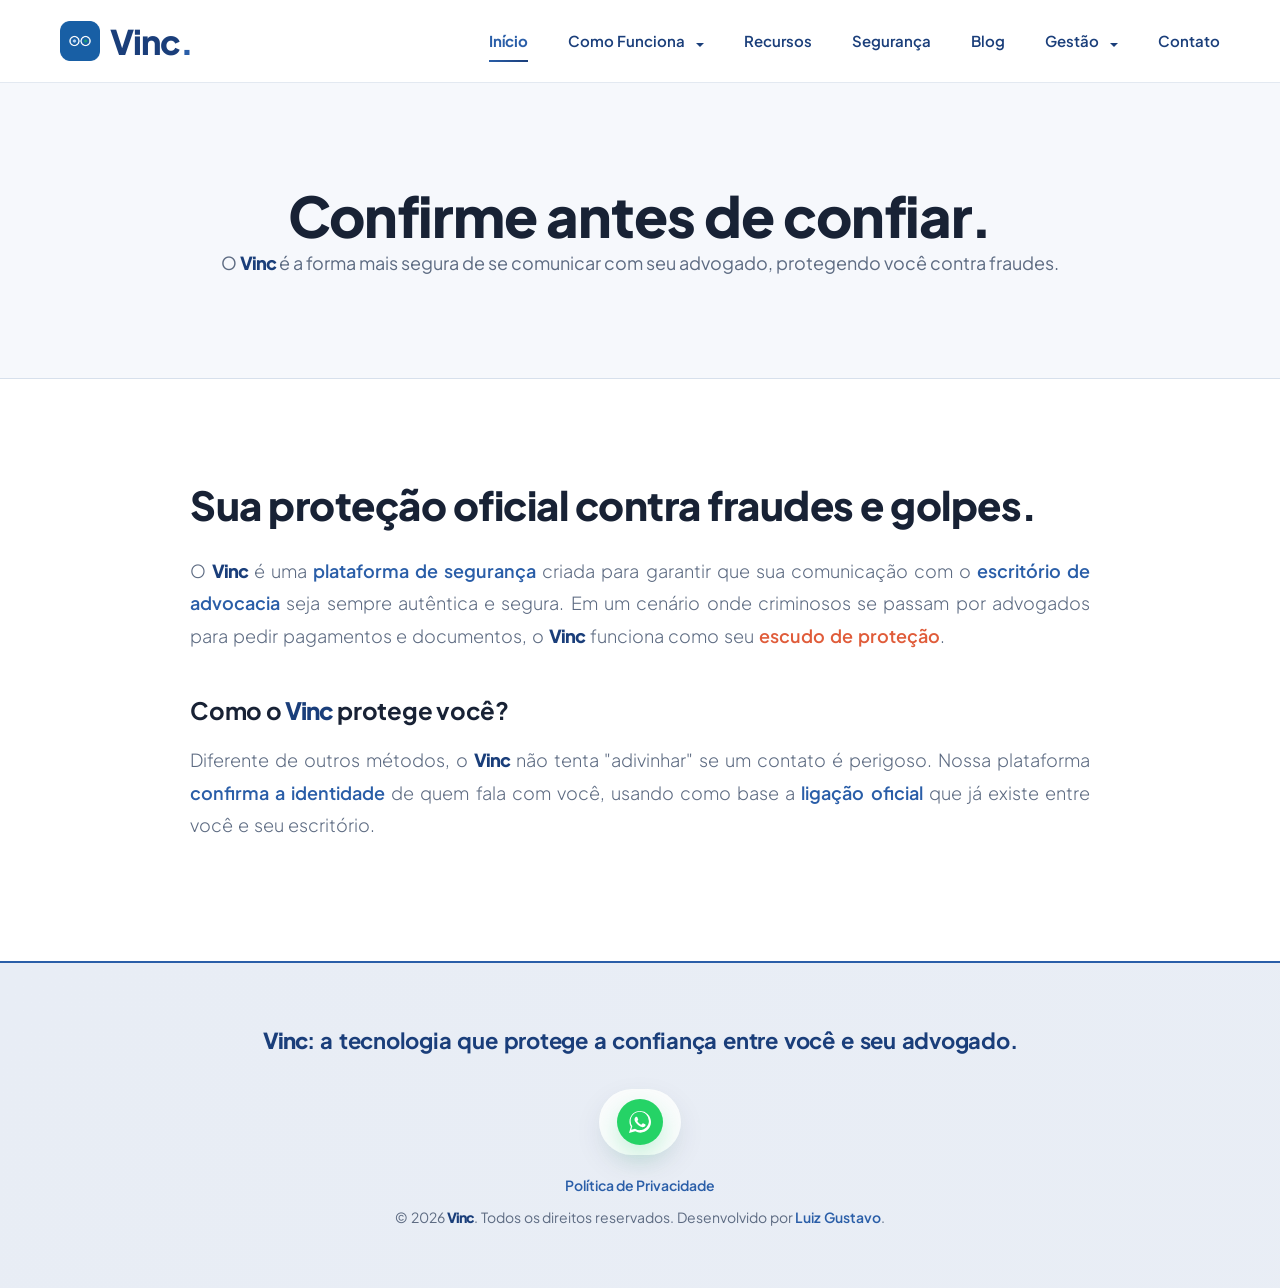
<file: index.html>
<!DOCTYPE html>
<html lang="pt-BR">
<head>
  <meta charset="UTF-8">
  <meta name="viewport" content="width=device-width, initial-scale=1.0">

  <!-- SEO Principal -->
  <title>Vinc | Aplicativo Antifraude para Comunicação com Advogados</title>
  <meta name="description" content="O Vinc é o aplicativo antifraude que protege sua comunicação com advogados. Valide contatos e evite golpes de engenharia social.">
  <meta name="author" content="Vinc">

  <!-- Controle de Indexação -->
  <meta name="robots" content="index, follow">
  <link rel="canonical" href="https://www.vincapp.com.br/">

  <!-- Open Graph (Facebook, LinkedIn, WhatsApp) -->
  <meta property="og:site_name" content="Vinc">
  <meta property="og:type" content="website">
  <meta property="og:title" content="Vinc | Aplicativo Antifraude para Comunicação com Advogados">
  <meta property="og:description" content="Proteja sua comunicação com advogados contra golpes e engenharia social.">
  <meta property="og:url" content="https://www.vincapp.com.br/">
  <meta property="og:image" content="https://www.vincapp.com.br/assets/images/vinc_advocacy_shield.jpg">
  <meta property="og:locale" content="pt_BR">

  <!-- Twitter / X Cards -->
  <meta name="twitter:card" content="summary_large_image">
  <meta name="twitter:title" content="Vinc | Aplicativo Antifraude para Comunicação com Advogados">
  <meta name="twitter:description" content="Proteja sua comunicação com advogados contra golpes e engenharia social.">
  <meta name="twitter:image" content="https://www.vincapp.com.br/assets/images/vinc_advocacy_shield.jpg">

  <!-- Favicon -->
  <link rel="icon" href="assets/icons/vinc_icon_256px_1.png" type="image/png">
  <link rel="apple-touch-icon" href="assets/icons/vinc_icon_256px_1.png">

  <!-- CSS -->
  <link rel="stylesheet" href="css/1-settings/global.css">
  <link rel="stylesheet" href="css/1-settings/tipografia.css">
  <link rel="stylesheet" href="css/2-components/botoes.css">
  <link rel="stylesheet" href="css/2-components/cards.css">
  <link rel="stylesheet" href="css/2-components/formularios.css">
  <link rel="stylesheet" href="css/2-components/modal.css">
  <link rel="stylesheet" href="css/2-components/menu.css">
  <link rel="stylesheet" href="css/2-components/rodape.css">
  <link rel="stylesheet" href="css/3-pages/home.css">
  <link rel="stylesheet" href="css/1-settings/responsivo.css">

  <!-- Dados estruturados Google (JSON-LD) -->
  <script type="application/ld+json">
    {
      "@context": "https://schema.org",
      "@type": "Organization",
      "name": "Vinc",
      "url": "https://www.vincapp.com.br/",
      "logo": "https://www.vincapp.com.br/assets/icons/vinc_icon_256px_1.png",
      "description": "Plataforma de segurança e aplicativo antifraude para a comunicação entre clientes e advogados.",
      "contactPoint": {
        "@type": "ContactPoint",
        "telephone": "+55-31-99260-9970",
        "contactType": "Customer Support"
      },
      "sameAs": [
        "https://wa.me/5531992609970"
      ]
    }
  </script>

  <!-- WebSite + SearchAction: habilita a caixa de busca nos resultados do Google (sitelinks
       search box). Aponta para a busca real do blog (pages/blog.html?q=), que já lê o
       parâmetro da URL e filtra os artigos — ver js/blog.js -->
  <script type="application/ld+json">
    {
      "@context": "https://schema.org",
      "@type": "WebSite",
      "url": "https://www.vincapp.com.br/",
      "name": "Vinc",
      "potentialAction": {
        "@type": "SearchAction",
        "target": {
          "@type": "EntryPoint",
          "urlTemplate": "https://www.vincapp.com.br/pages/blog.html?q={search_term_string}"
        },
        "query-input": "required name=search_term_string"
      }
    }
  </script>
</head>
<body>
  <a class="skip-link" href="#conteudo-principal">Pular para o conteúdo</a>


  <!-- Cabeçalho Principal -->
  <header class="header">
    <div class="container header-content" id="header-container">
      <a href="index.html" class="logo" id="logo-main">
        <img src="assets/icons/vinc_icon_256px_1.png" alt="Logotipo do Vinc" class="logo-icon" width="40" height="40" decoding="async">
        <span class="logo-text">Vinc<span class="logo-dot">.</span></span>
      </a>

      <nav class="menu" id="navigation-menu" aria-label="Menu principal">
        <a href="index.html" class="ativo">Início</a>
        <div class="menu-item-dropdown">
          <a href="pages/como-funciona.html" id="como-funciona-toggle" class="dropdown-toggle" aria-expanded="false">Como Funciona <span class="arrow"></span></a>
          <div class="submenu">
            <a href="pages/como-funciona.html">Visão Geral</a>
            <a href="pages/faq.html">FAQ</a>
          </div>
        </div>
        <a href="pages/recursos.html">Recursos</a>
        <a href="pages/seguranca.html">Segurança</a>
        <a href="pages/blog.html">Blog</a>
        <div class="menu-item-dropdown">
          <a href="#" id="gestao-toggle" class="dropdown-toggle" aria-expanded="false">Gestão <span class="arrow"></span></a>
          <div class="submenu">
            <a href="pages/advogados.html">Advogados</a>
            <a href="pages/clientes.html">Clientes</a>
            <a href="pages/escritorios.html">Escritório</a>
          </div>
        </div>
        <a href="pages/contato.html">Contato</a>
      </nav>

      <button class="menu-toggle" id="menuToggle" aria-label="Abrir menu" aria-controls="navigation-menu" aria-expanded="false">
        <span class="hamburger"></span>
      </button>
    </div>
  </header>

  <!-- Conteúdo Principal -->
  <main id="conteudo-principal" tabindex="-1">
    <!-- Hero Principal -->
    <section class="hero" aria-labelledby="hero-title" id="hero-section">
      <div class="container">
        <div class="hero-text">
          <h1 id="hero-title">Confirme antes de confiar.</h1>
        </div>
        <p>O <span class="vinc-brand">Vinc</span> é a forma mais segura de se comunicar com seu advogado, protegendo você contra fraudes.</p>
      </div>
    </section>

    <!-- Seção de Proteção -->
    <section id="protecao" class="protecao-section" aria-labelledby="protecao-title">
      <div class="container">
        <div class="protecao-content">
          <h2 id="protecao-title">Sua proteção oficial contra fraudes e golpes.</h2>
          <p class="protecao-intro">
            O <span class="vinc-brand">Vinc</span> é uma <span class="destaque-azul">plataforma de segurança</span> criada para garantir que sua comunicação com o <span class="destaque-azul">escritório de advocacia</span> seja sempre autêntica e segura. Em um cenário onde criminosos se passam por advogados para pedir pagamentos e documentos, o <span class="vinc-brand">Vinc</span> funciona como seu <span class="destaque-vermelho">escudo de proteção</span>.
          </p>

          <h3>Como o <span class="vinc-brand">Vinc</span> protege você?</h3>
          <p class="protecao-descricao">
            Diferente de outros métodos, o <span class="vinc-brand">Vinc</span> não tenta "adivinhar" se um contato é perigoso. Nossa plataforma <span class="destaque-azul">confirma a identidade</span> de quem fala com você, usando como base a <span class="destaque-azul">ligação oficial</span> que já existe entre você e seu escritório.
          </p>
        </div>
      </div>
    </section>
  </main>

  <!-- Rodapé -->
  <footer>
    <div class="footer-content" id="footer-container">
      <p class="footer-main">
        <span class="vinc-brand">Vinc</span>: a tecnologia que protege a confiança entre você e seu advogado.
      </p>
      <div class="footer-whatsapp-wrap">
        <a href="https://wa.me/5531992609970" class="footer-whatsapp" target="_blank" rel="noopener noreferrer" aria-label="Fale pelo WhatsApp">
          <svg viewBox="0 0 24 24" fill="currentColor" aria-hidden="true" width="24" height="24">
            <path d="M17.472 14.382c-.297-.149-1.758-.867-2.03-.966-.272-.099-.471-.149-.67.149-.198.297-.768.966-.941 1.165-.173.198-.347.223-.644.074-.297-.149-1.255-.462-2.39-1.475-.883-.788-1.48-1.761-1.653-2.059-.173-.297-.018-.458.13-.606.134-.133.297-.347.446-.521.149-.174.199-.297.298-.496.099-.198.05-.372-.025-.521-.074-.149-.669-1.612-.916-2.207-.242-.579-.487-.5-.669-.51-.173-.008-.372-.01-.571-.01-.198 0-.521.074-.792.372-.271.297-1.036 1.018-1.036 2.479 0 1.462 1.061 2.875 1.207 3.073.146.198 2.089 3.2 5.076 4.487.709.306 1.262.49 1.694.626.712.227 1.36.195 1.872.118.571-.085 1.758-.719 2.006-1.413.248-.694.248-1.289.173-1.413-.074-.124-.272-.198-.57-.347Z" />
            <path d="M20.52 3.449A11.93 11.93 0 0 0 12.003 0C5.64 0 0.495 5.145.495 11.51c0 2.027.53 4.004 1.537 5.748L0 24l6.924-1.818a11.95 11.95 0 0 0 5.56 1.415h.004c6.364 0 11.509-5.145 11.509-11.51 0-3.074-1.197-5.97-3.367-8.14ZM12.003 21.09h-.003a9.92 9.92 0 0 1-5.05-1.387l-.362-.215-4.107 1.078 1.096-4.001-.236-.367a9.91 9.91 0 0 1-1.535-5.31c0-5.49 4.47-9.96 9.96-9.96 2.66 0 5.16 1.035 7.035 2.912a9.9 9.9 0 0 1 2.912 7.035c0 5.49-4.47 9.96-9.96 9.96Z" />
          </svg>
        </a>
        <a href="https://wa.me/5531992609970" class="footer-whatsapp-text" target="_blank" rel="noopener noreferrer">Dúvidas? Converse comigo!</a>
      </div>
      <p class="footer-links">
        <a href="pages/privacidade.html">Política de Privacidade</a>
      </p>
      <p class="footer-copy">
        © 2026 <span class="vinc-brand">Vinc</span>. Todos os direitos reservados. Desenvolvido por <a href="https://www.luizgustavodev.com/" target="_blank" rel="noopener noreferrer">Luiz Gustavo</a>.
      </p>
    </div>
  </footer>

  <script src="js/script.js" type="module"></script>
</body>
</html>
</file>
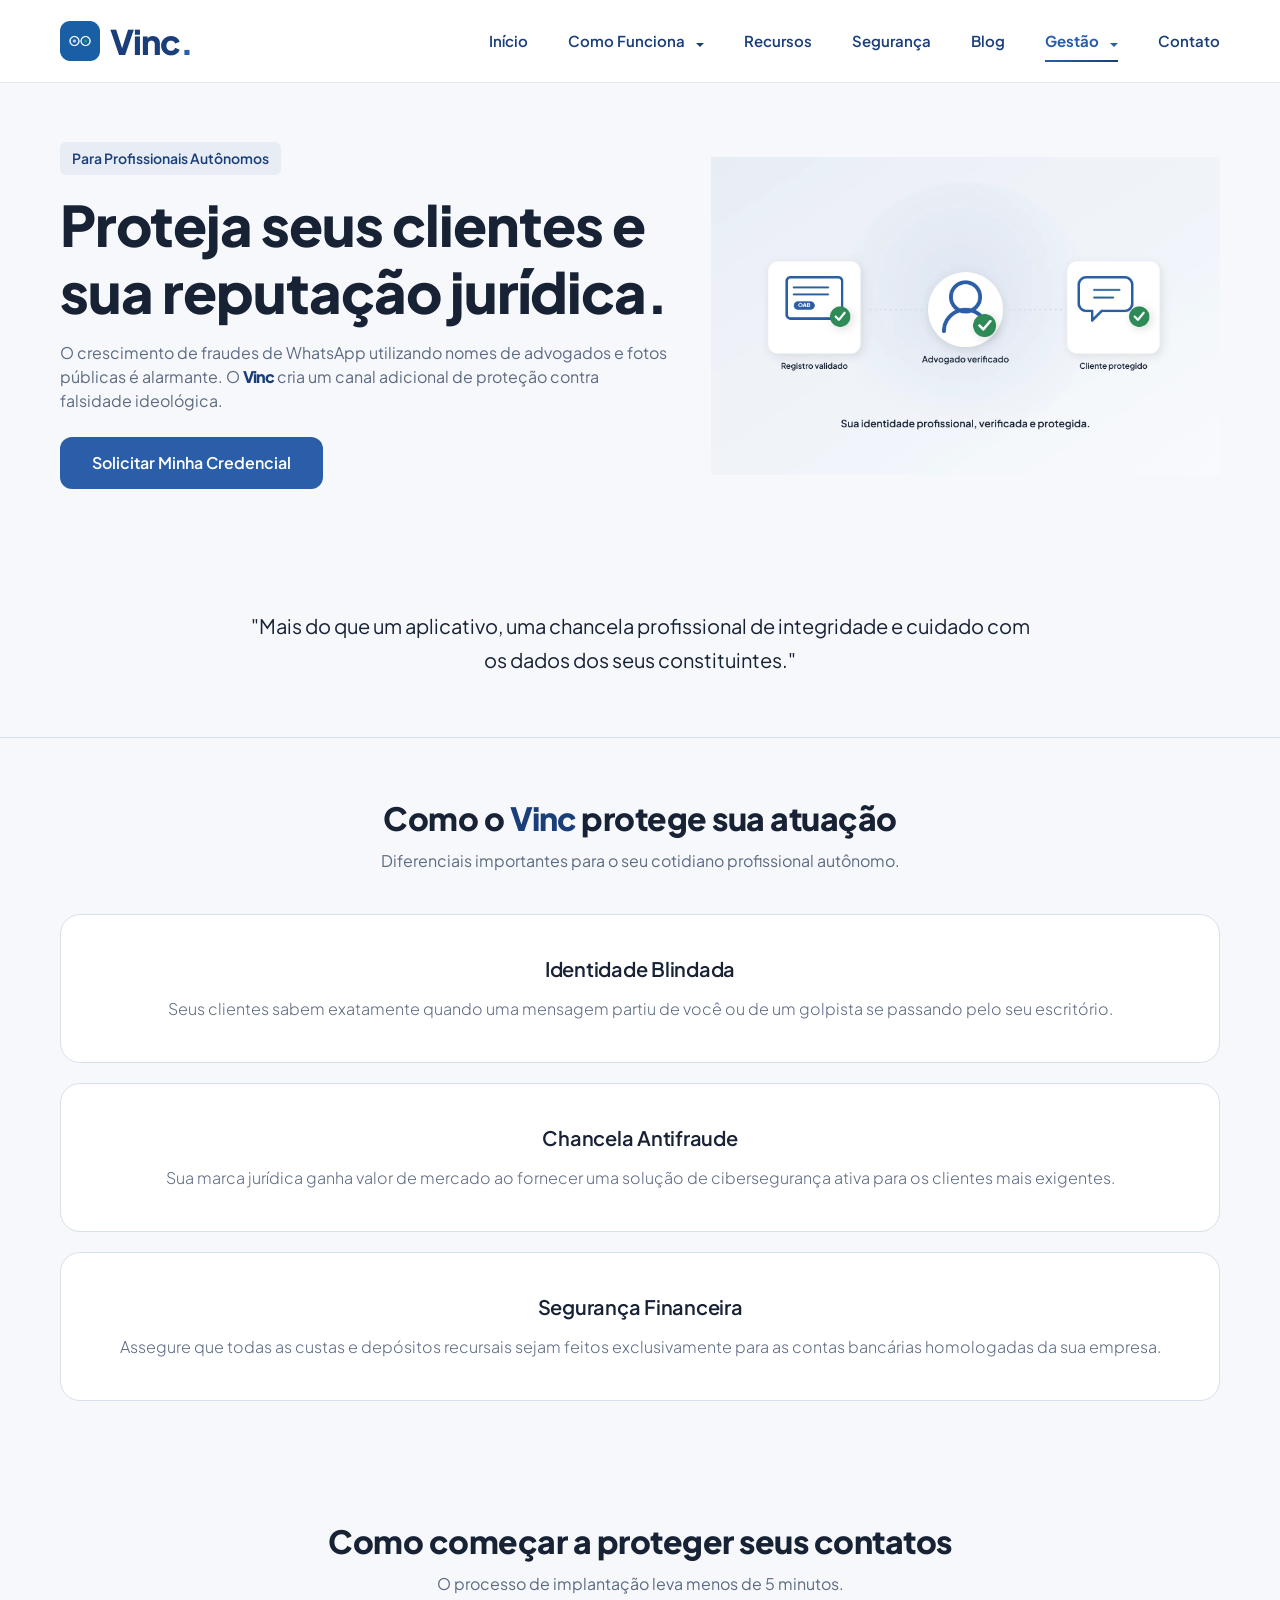
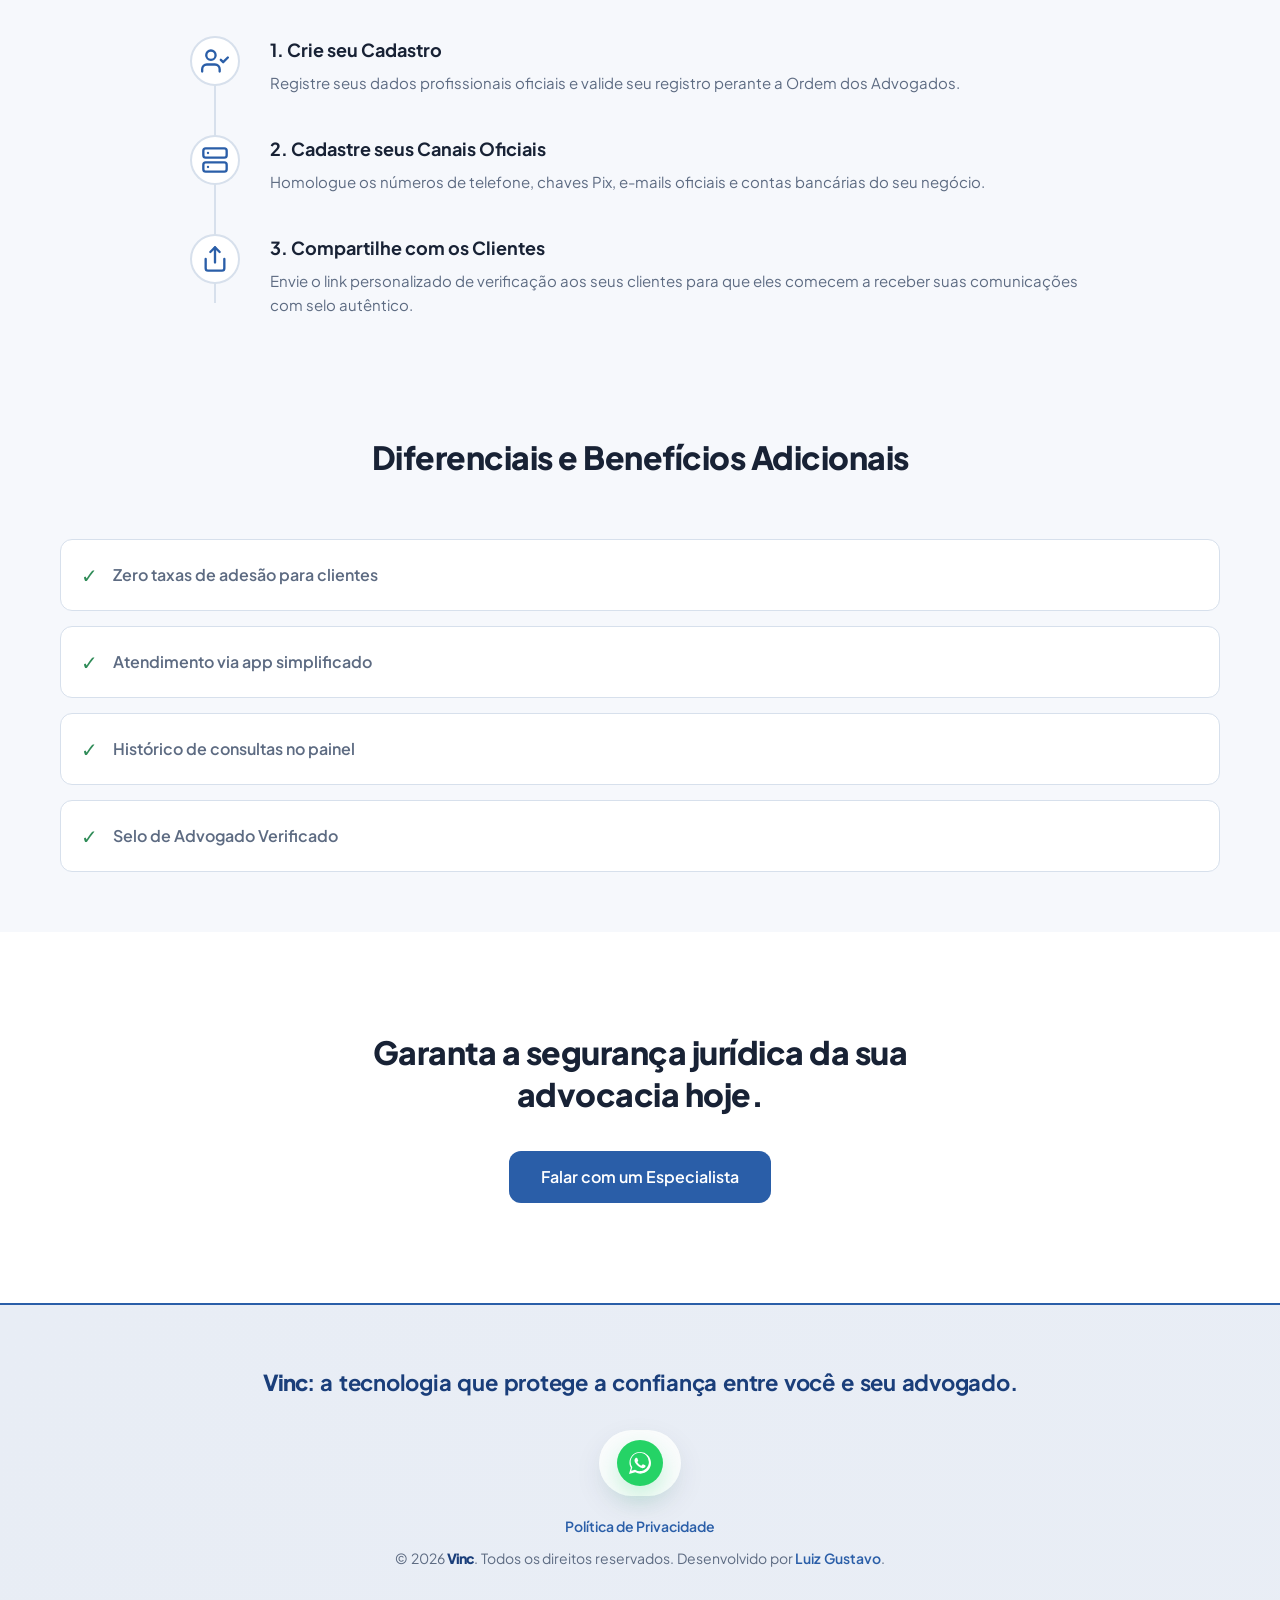
<file: pages/advogados.html>
<!DOCTYPE html>
<html lang="pt-BR">
<head>
  <meta charset="UTF-8">
  <meta name="viewport" content="width=device-width, initial-scale=1.0">

  <!-- SEO Principal -->
  <title>Para Advogados | Vinc - Proteção e Reputação Profissional</title>
  <meta name="description" content="Proteja seu nome e sua prática jurídica. O Vinc garante que seus clientes nunca caiam em golpes de falsidade ideológica que usem sua identidade profissional.">
  <link rel="canonical" href="https://www.vincapp.com.br/pages/advogados.html">

  <!-- Controle de Indexação -->
  <meta name="robots" content="index, follow">

  <!-- Open Graph (Facebook, LinkedIn, WhatsApp) -->
  <meta property="og:site_name" content="Vinc">
  <meta property="og:type" content="website">
  <meta property="og:title" content="Para Advogados | Vinc - Proteção e Reputação Profissional">
  <meta property="og:description" content="Proteja seu nome e sua prática jurídica. O Vinc garante que seus clientes nunca caiam em golpes de falsidade ideológica que usem sua identidade profissional.">
  <meta property="og:url" content="https://www.vincapp.com.br/pages/advogados.html">
  <meta property="og:image" content="https://www.vincapp.com.br/assets/images/advogados.jpg">
  <meta property="og:locale" content="pt_BR">

  <!-- Twitter / X Cards -->
  <meta name="twitter:card" content="summary_large_image">
  <meta name="twitter:title" content="Para Advogados | Vinc - Proteção e Reputação Profissional">
  <meta name="twitter:description" content="Proteja seu nome e sua prática jurídica. O Vinc garante que seus clientes nunca caiam em golpes de falsidade ideológica que usem sua identidade profissional.">
  <meta name="twitter:image" content="https://www.vincapp.com.br/assets/images/advogados.jpg">

  <!-- Favicon -->
  <link rel="icon" href="../assets/icons/vinc_icon_256px_1.png" type="image/png">
  <link rel="apple-touch-icon" href="../assets/icons/vinc_icon_256px_1.png">

  <!-- CSS -->
  <link rel="stylesheet" href="../css/1-settings/global.css">
  <link rel="stylesheet" href="../css/1-settings/tipografia.css">
  <link rel="stylesheet" href="../css/2-components/botoes.css">
  <link rel="stylesheet" href="../css/2-components/cards.css">
  <link rel="stylesheet" href="../css/2-components/formularios.css">
  <link rel="stylesheet" href="../css/2-components/modal.css">
  <link rel="stylesheet" href="../css/2-components/menu.css">
  <link rel="stylesheet" href="../css/2-components/rodape.css">
  <link rel="stylesheet" href="../css/3-pages/advogados.css">
  <link rel="stylesheet" href="../css/1-settings/responsivo.css">
</head>
<body>
  <a class="skip-link" href="#conteudo-principal">Pular para o conteúdo</a>


  <!-- Cabeçalho -->
  <header class="header">
    <div class="container header-content" id="header-container">
      <a href="../index.html" class="logo" id="logo-main">
        <img src="../assets/icons/vinc_icon_256px_1.png" alt="Logotipo do Vinc" class="logo-icon" width="40" height="40" decoding="async">
        <span class="logo-text">Vinc<span class="logo-dot">.</span></span>
      </a>

      <nav class="menu" id="navigation-menu" aria-label="Menu principal">
        <a href="../index.html">Início</a>
        <div class="menu-item-dropdown">
          <a href="como-funciona.html" id="como-funciona-toggle" class="dropdown-toggle" aria-expanded="false">Como Funciona <span class="arrow"></span></a>
          <div class="submenu">
            <a href="como-funciona.html">Visão Geral</a>
            <a href="faq.html">FAQ</a>
          </div>
        </div>
        <a href="recursos.html">Recursos</a>
        <a href="seguranca.html">Segurança</a>
        <a href="blog.html">Blog</a>
        <div class="menu-item-dropdown">
          <a href="#" id="gestao-toggle" class="dropdown-toggle ativo" aria-expanded="false">Gestão <span class="arrow"></span></a>
          <div class="submenu">
            <a href="advogados.html" class="ativo">Advogados</a>
            <a href="clientes.html">Clientes</a>
            <a href="escritorios.html">Escritório</a>
          </div>
        </div>
        <a href="contato.html">Contato</a>
      </nav>

      <button class="menu-toggle" id="menuToggle" aria-label="Abrir menu" aria-controls="navigation-menu" aria-expanded="false">
        <span class="hamburger"></span>
      </button>
    </div>
  </header>

  <!-- Conteúdo Principal -->
  <main id="conteudo-principal" tabindex="-1">
    <!-- Hero Advogados -->
    <section class="hero-advogados" aria-labelledby="hero-advogados-title">
      <div class="container">
        <div class="hero-advogados-content">
          <div class="hero-text">
            <span class="tag">Para Profissionais Autônomos</span>
            <h1 id="hero-advogados-title" style="margin-bottom: 16px;">Proteja seus clientes e sua reputação jurídica.</h1>
            <p style="color: var(--text-secondary); margin-bottom: 24px;">O crescimento de fraudes de WhatsApp utilizando nomes de advogados e fotos públicas é alarmante. O <span class="vinc-brand">Vinc</span> cria um canal adicional de proteção contra falsidade ideológica.</p>
            <a href="contato.html" class="btn-primary">Solicitar Minha Credencial</a>
          </div>
          <div class="hero-image">
            <img src="../assets/images/advogados.webp" alt="Equipe de advogados utilizando o aplicativo Vinc para comunicação segura com clientes." width="800" height="500" loading="lazy" decoding="async">
          </div>
        </div>
      </div>
    </section>

    <!-- Seção Institucional -->
    <section class="institutional-section">
      <div class="container">
        <p>"Mais do que um aplicativo, uma chancela profissional de integridade e cuidado com os dados dos seus constituintes."</p>
      </div>
    </section>

    <!-- Seção de Atuação -->
    <section class="role-section" aria-labelledby="role-title">
      <div class="container">
        <div class="section-header">
          <h2 id="role-title">Como o <span class="vinc-brand">Vinc</span> protege sua atuação</h2>
          <p>Diferenciais importantes para o seu cotidiano profissional autônomo.</p>
        </div>

        <div class="role-grid">
          <div class="role-card card" style="background-color: var(--surface); border: 1px solid var(--border);">
            <h3>Identidade Blindada</h3>
            <p>Seus clientes sabem exatamente quando uma mensagem partiu de você ou de um golpista se passando pelo seu escritório.</p>
          </div>
          <div class="role-card card" style="background-color: var(--surface); border: 1px solid var(--border);">
            <h3>Chancela Antifraude</h3>
            <p>Sua marca jurídica ganha valor de mercado ao fornecer uma solução de cibersegurança ativa para os clientes mais exigentes.</p>
          </div>
          <div class="role-card card" style="background-color: var(--surface); border: 1px solid var(--border);">
            <h3>Segurança Financeira</h3>
            <p>Assegure que todas as custas e depósitos recursais sejam feitos exclusivamente para as contas bancárias homologadas da sua empresa.</p>
          </div>
        </div>
      </div>
    </section>

    <!-- Como Começar (Timeline) -->
    <section class="how-to-start-section" aria-labelledby="timeline-title">
      <div class="container">
        <div class="section-header">
          <h2 id="timeline-title">Como começar a proteger seus contatos</h2>
          <p>O processo de implantação leva menos de 5 minutos.</p>
        </div>

        <div class="timeline-advogados">
          <!-- Passo 1 -->
          <div class="timeline-step">
            <div class="timeline-step-number">
              <svg viewBox="0 0 24 24" fill="none" stroke="currentColor" stroke-width="2" stroke-linecap="round" stroke-linejoin="round">
                <path d="M16 21v-2a4 4 0 0 0-4-4H5a4 4 0 0 0-4 4v2" />
                <circle cx="8.5" cy="7" r="4" />
                <polyline points="17 11 19 13 23 9" />
              </svg>
            </div>
            <h3>1. Crie seu Cadastro</h3>
            <p>Registre seus dados profissionais oficiais e valide seu registro perante a Ordem dos Advogados.</p>
          </div>

          <!-- Passo 2 -->
          <div class="timeline-step">
            <div class="timeline-step-number">
              <svg viewBox="0 0 24 24" fill="none" stroke="currentColor" stroke-width="2" stroke-linecap="round" stroke-linejoin="round">
                <rect x="2" y="2" width="20" height="8" rx="2" ry="2" />
                <rect x="2" y="14" width="20" height="8" rx="2" ry="2" />
                <line x1="6" y1="6" x2="6.01" y2="6" />
                <line x1="6" y1="18" x2="6.01" y2="18" />
              </svg>
            </div>
            <h3>2. Cadastre seus Canais Oficiais</h3>
            <p>Homologue os números de telefone, chaves Pix, e-mails oficiais e contas bancárias do seu negócio.</p>
          </div>

          <!-- Passo 3 -->
          <div class="timeline-step">
            <div class="timeline-step-number">
              <svg viewBox="0 0 24 24" fill="none" stroke="currentColor" stroke-width="2" stroke-linecap="round" stroke-linejoin="round">
                <path d="M4 12v8a2 2 0 0 0 2 2h12a2 2 0 0 0 2-2v-8" />
                <polyline points="16 6 12 2 8 6" />
                <line x1="12" y1="2" x2="12" y2="15" />
              </svg>
            </div>
            <h3>3. Compartilhe com os Clientes</h3>
            <p>Envie o link personalizado de verificação aos seus clientes para que eles comecem a receber suas comunicações com selo autêntico.</p>
          </div>
        </div>
      </div>
    </section>

    <!-- Benefícios -->
    <section class="benefits-section" aria-labelledby="benefits-title">
      <div class="container">
        <div class="section-header">
          <h2 id="benefits-title">Diferenciais e Benefícios Adicionais</h2>
        </div>

        <div class="benefits-grid">
          <div class="benefit-item">
            <span class="icon">✓</span>
            <span>Zero taxas de adesão para clientes</span>
          </div>
          <div class="benefit-item">
            <span class="icon">✓</span>
            <span>Atendimento via app simplificado</span>
          </div>
          <div class="benefit-item">
            <span class="icon">✓</span>
            <span>Histórico de consultas no painel</span>
          </div>
          <div class="benefit-item">
            <span class="icon">✓</span>
            <span>Selo de Advogado Verificado</span>
          </div>
        </div>
      </div>
    </section>

    <!-- CTA Final -->
    <section class="final-cta-section">
      <div class="container">
        <h2>Garanta a segurança jurídica da sua advocacia hoje.</h2>
        <a href="contato.html" class="btn-primary" style="margin-top: 20px;">Falar com um Especialista</a>
      </div>
    </section>
  </main>

  <!-- Rodapé -->
  <footer>
    <div class="footer-content" id="footer-container">
      <p class="footer-main">
        <span class="vinc-brand">Vinc</span>: a tecnologia que protege a confiança entre você e seu advogado.
      </p>
      <div class="footer-whatsapp-wrap">
        <a href="https://wa.me/5531992609970" class="footer-whatsapp" target="_blank" rel="noopener noreferrer" aria-label="Fale pelo WhatsApp">
          <svg viewBox="0 0 24 24" fill="currentColor" aria-hidden="true" width="24" height="24">
            <path d="M17.472 14.382c-.297-.149-1.758-.867-2.03-.966-.272-.099-.471-.149-.67.149-.198.297-.768.966-.941 1.165-.173.198-.347.223-.644.074-.297-.149-1.255-.462-2.39-1.475-.883-.788-1.48-1.761-1.653-2.059-.173-.297-.018-.458.13-.606.134-.133.297-.347.446-.521.149-.174.199-.297.298-.496.099-.198.05-.372-.025-.521-.074-.149-.669-1.612-.916-2.207-.242-.579-.487-.5-.669-.51-.173-.008-.372-.01-.571-.01-.198 0-.521.074-.792.372-.271.297-1.036 1.018-1.036 2.479 0 1.462 1.061 2.875 1.207 3.073.146.198 2.089 3.2 5.076 4.487.709.306 1.262.49 1.694.626.712.227 1.36.195 1.872.118.571-.085 1.758-.719 2.006-1.413.248-.694.248-1.289.173-1.413-.074-.124-.272-.198-.57-.347Z" />
            <path d="M20.52 3.449A11.93 11.93 0 0 0 12.003 0C5.64 0 0.495 5.145.495 11.51c0 2.027.53 4.004 1.537 5.748L0 24l6.924-1.818a11.95 11.95 0 0 0 5.56 1.415h.004c6.364 0 11.509-5.145 11.509-11.51 0-3.074-1.197-5.97-3.367-8.14ZM12.003 21.09h-.003a9.92 9.92 0 0 1-5.05-1.387l-.362-.215-4.107 1.078 1.096-4.001-.236-.367a9.91 9.91 0 0 1-1.535-5.31c0-5.49 4.47-9.96 9.96-9.96 2.66 0 5.16 1.035 7.035 2.912a9.9 9.9 0 0 1 2.912 7.035c0 5.49-4.47 9.96-9.96 9.96Z" />
          </svg>
        </a>
        <a href="https://wa.me/5531992609970" class="footer-whatsapp-text" target="_blank" rel="noopener noreferrer">Dúvidas? Converse comigo!</a>
      </div>
      <p class="footer-links">
        <a href="privacidade.html">Política de Privacidade</a>
      </p>
      <p class="footer-copy">
        © 2026 <span class="vinc-brand">Vinc</span>. Todos os direitos reservados. Desenvolvido por <a href="https://www.luizgustavodev.com/" target="_blank" rel="noopener noreferrer">Luiz Gustavo</a>.
      </p>
    </div>
  </footer>

  <script src="../js/script.js" type="module"></script>
</body>
</html>
</file>
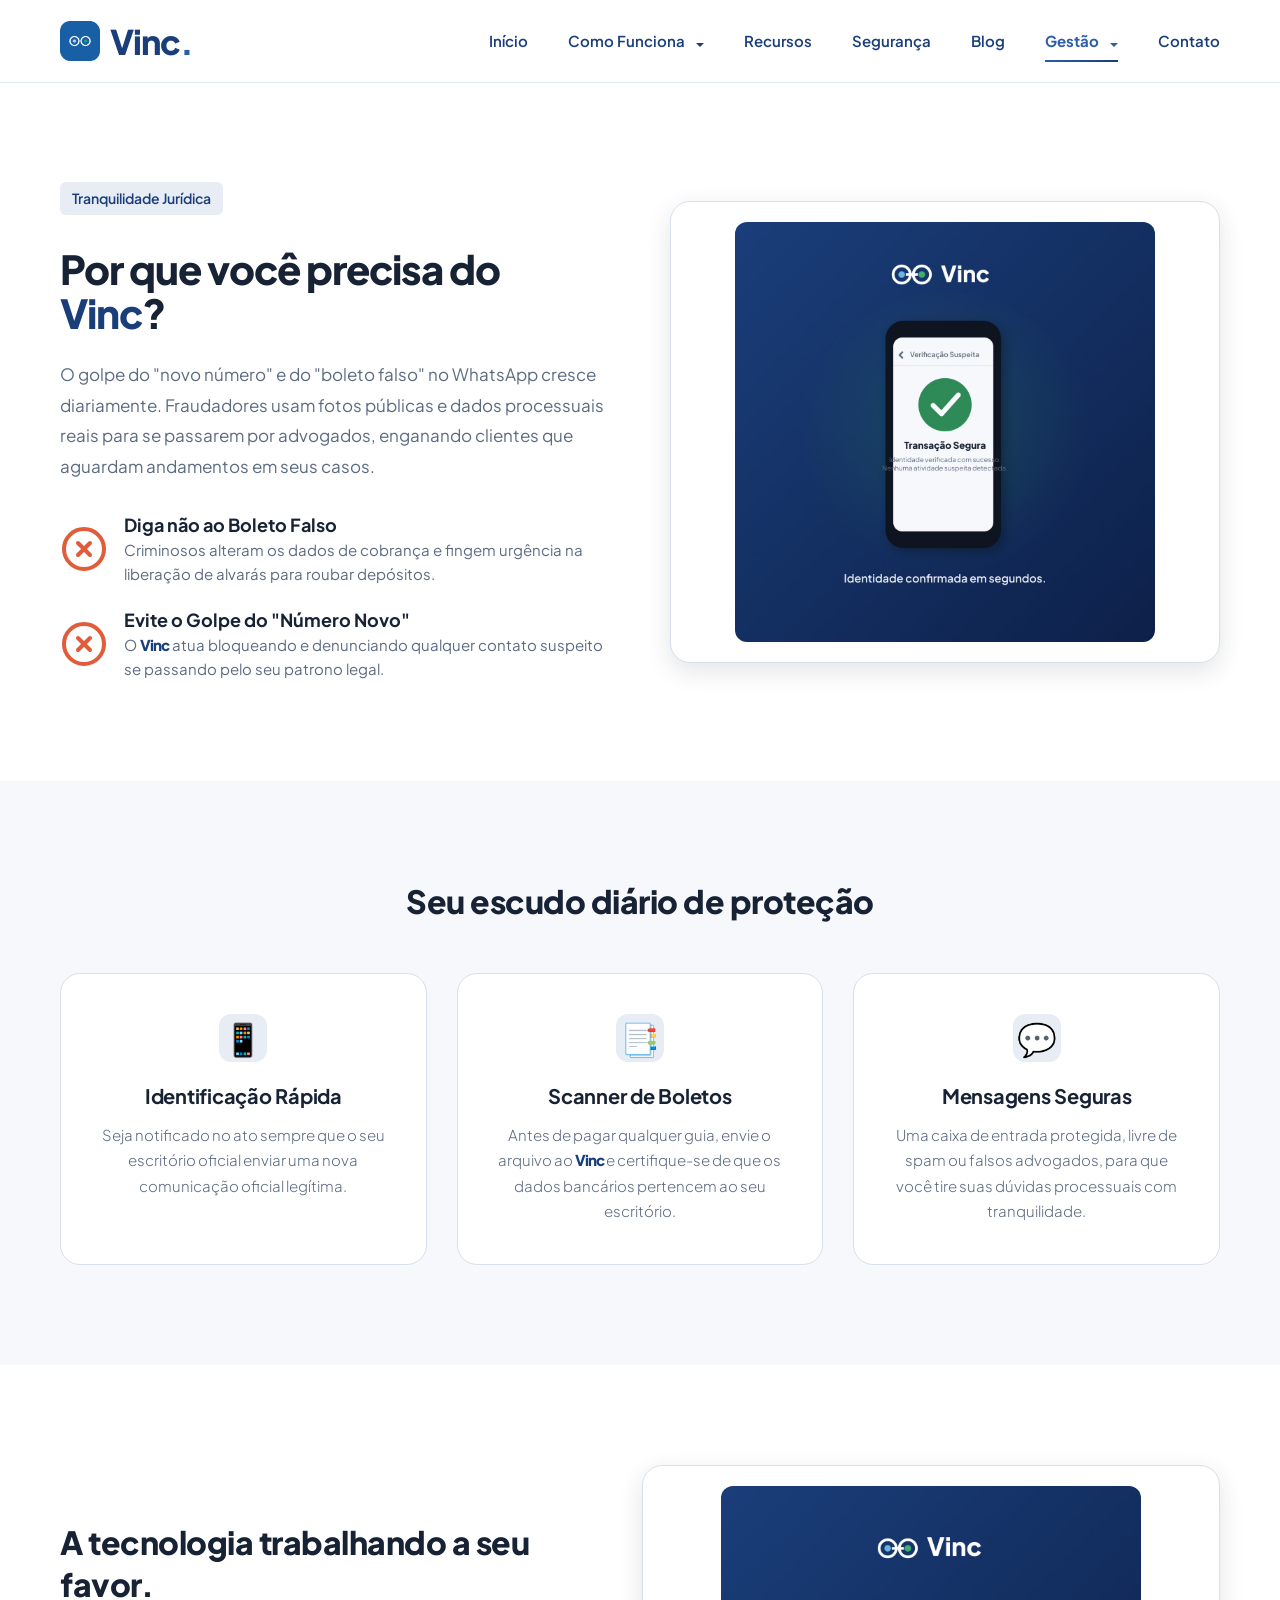
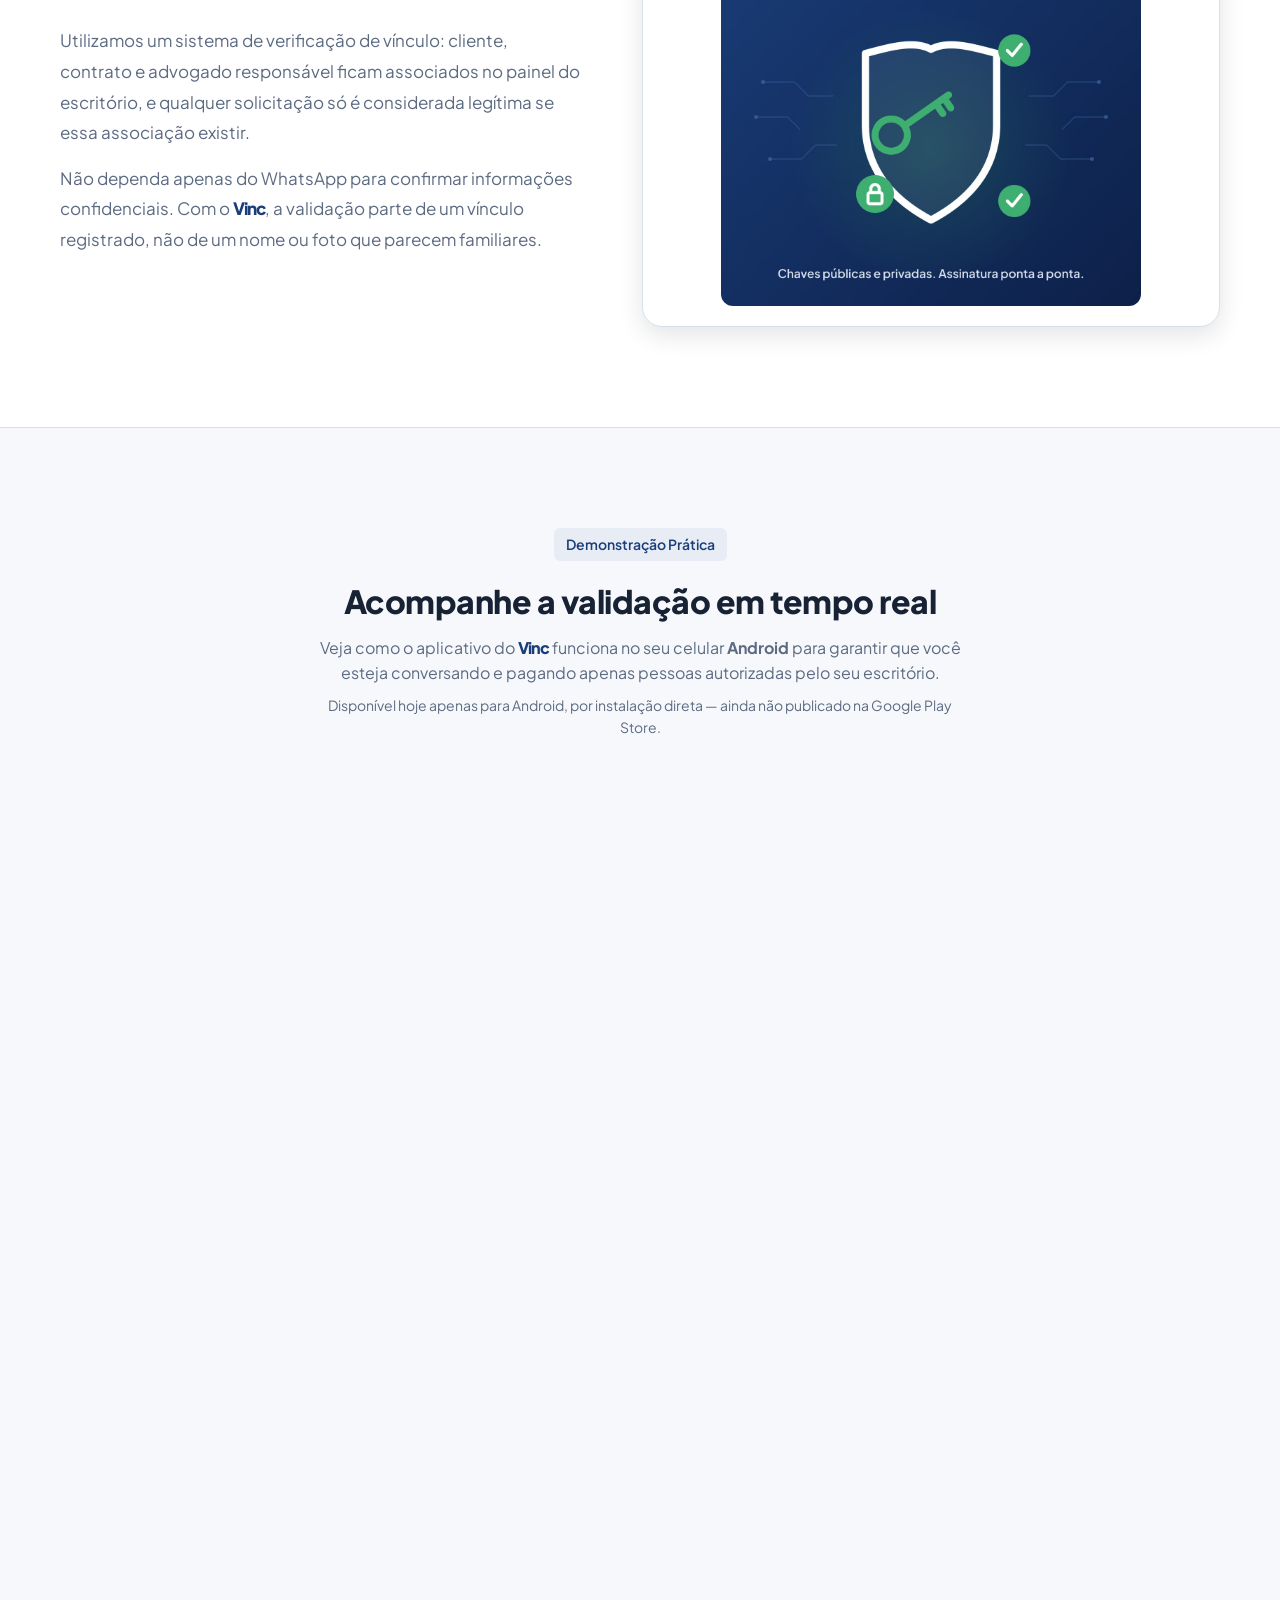
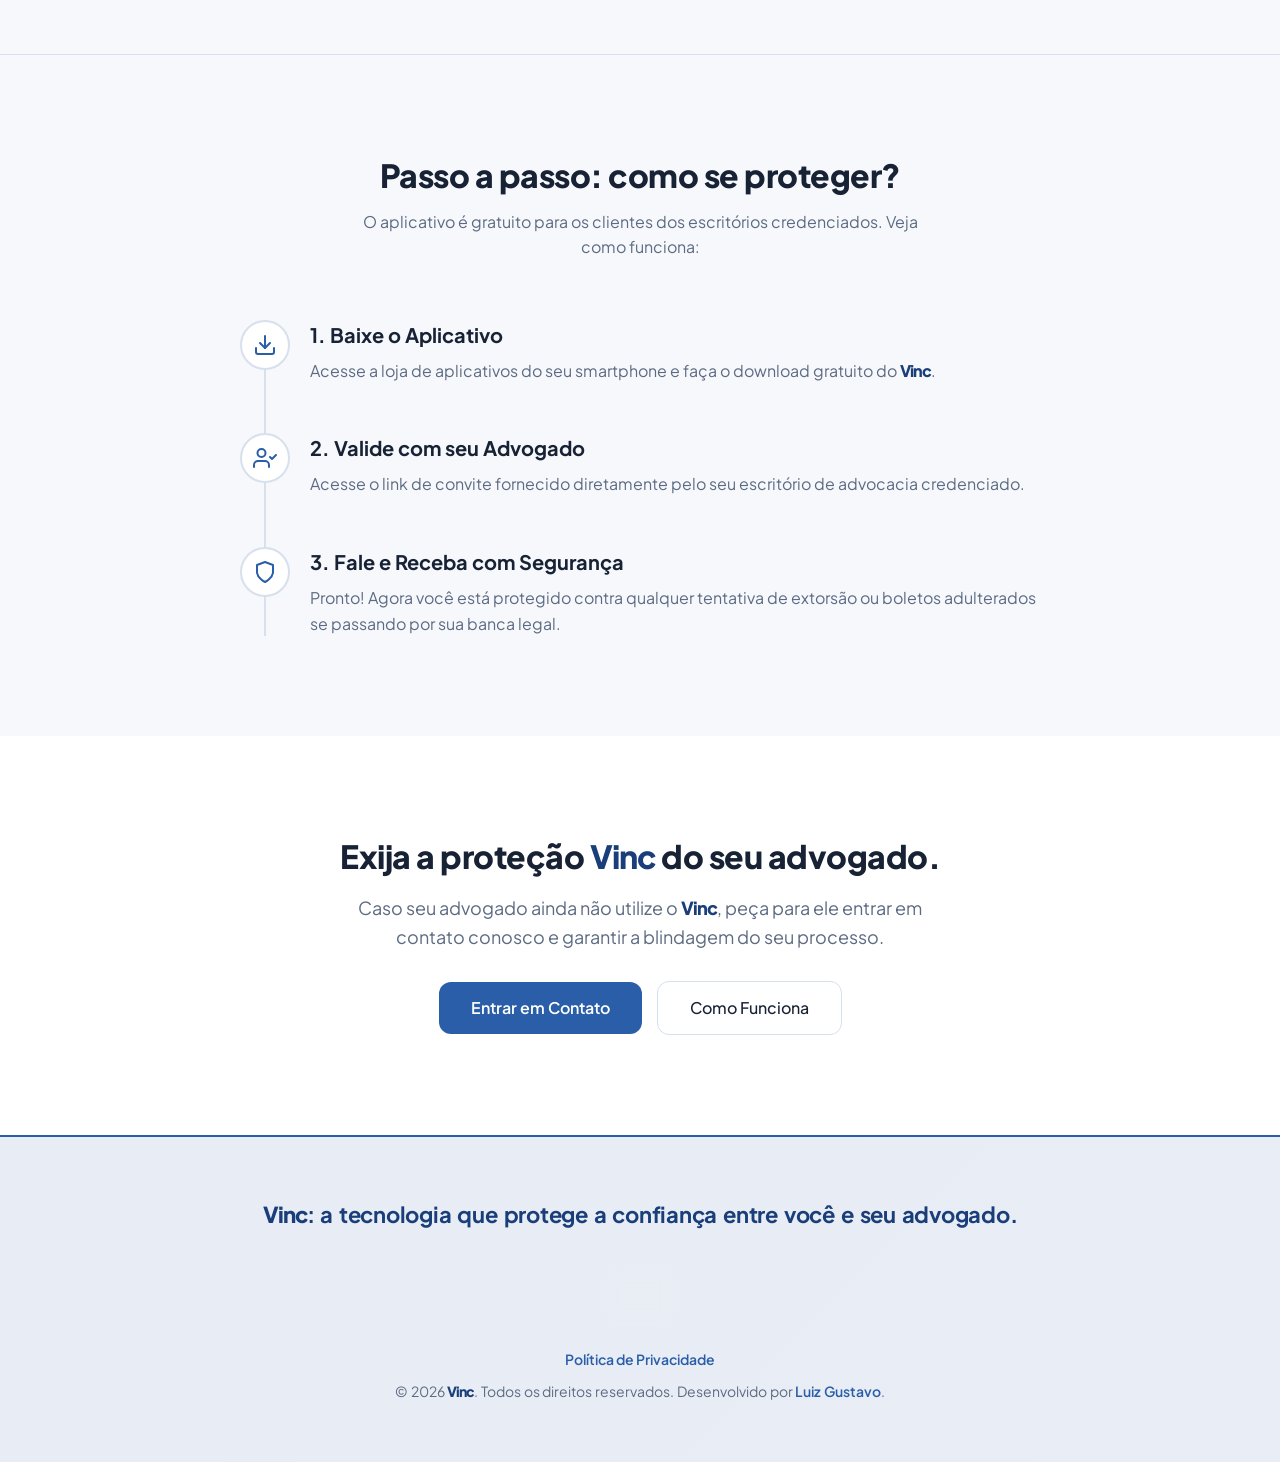
<file: pages/clientes.html>
<!DOCTYPE html>
<html lang="pt-BR">
<head>
  <meta charset="UTF-8">
  <meta name="viewport" content="width=device-width, initial-scale=1.0">

  <!-- SEO Principal -->
  <title>Para Clientes | Vinc - Segurança Digital Jurídica</title>
  <meta name="description" content="Garanta que toda comunicação e cobrança do seu advogado seja legítima. Use o Vinc para blindar suas interações contra fraudes de WhatsApp.">
  <link rel="canonical" href="https://www.vincapp.com.br/pages/clientes.html">

  <!-- Controle de Indexação -->
  <meta name="robots" content="index, follow">

  <!-- Open Graph (Facebook, LinkedIn, WhatsApp) -->
  <meta property="og:site_name" content="Vinc">
  <meta property="og:type" content="website">
  <meta property="og:title" content="Para Clientes | Vinc - Segurança Digital Jurídica">
  <meta property="og:description" content="Garanta que toda comunicação e cobrança do seu advogado seja legítima. Use o Vinc para blindar suas interações contra fraudes de WhatsApp.">
  <meta property="og:url" content="https://www.vincapp.com.br/pages/clientes.html">
  <meta property="og:image" content="https://www.vincapp.com.br/assets/images/vinc_shield_client.jpg">
  <meta property="og:locale" content="pt_BR">

  <!-- Twitter / X Cards -->
  <meta name="twitter:card" content="summary_large_image">
  <meta name="twitter:title" content="Para Clientes | Vinc - Segurança Digital Jurídica">
  <meta name="twitter:description" content="Garanta que toda comunicação e cobrança do seu advogado seja legítima. Use o Vinc para blindar suas interações contra fraudes de WhatsApp.">
  <meta name="twitter:image" content="https://www.vincapp.com.br/assets/images/vinc_shield_client.jpg">

  <!-- Favicon -->
  <link rel="icon" href="../assets/icons/vinc_icon_256px_1.png" type="image/png">
  <link rel="apple-touch-icon" href="../assets/icons/vinc_icon_256px_1.png">

  <!-- CSS -->
  <link rel="stylesheet" href="../css/1-settings/global.css">
  <link rel="stylesheet" href="../css/1-settings/tipografia.css">
  <link rel="stylesheet" href="../css/2-components/botoes.css">
  <link rel="stylesheet" href="../css/2-components/cards.css">
  <link rel="stylesheet" href="../css/2-components/formularios.css">
  <link rel="stylesheet" href="../css/2-components/modal.css">
  <link rel="stylesheet" href="../css/2-components/menu.css">
  <link rel="stylesheet" href="../css/2-components/rodape.css">
  <link rel="stylesheet" href="../css/3-pages/clientes.css">
  <link rel="stylesheet" href="../css/1-settings/responsivo.css">
</head>
<body>
  <a class="skip-link" href="#conteudo-principal">Pular para o conteúdo</a>


  <!-- Cabeçalho -->
  <header class="header">
    <div class="container header-content" id="header-container">
      <a href="../index.html" class="logo" id="logo-main">
        <img src="../assets/icons/vinc_icon_256px_1.png" alt="Logotipo do Vinc" class="logo-icon" width="40" height="40" decoding="async">
        <span class="logo-text">Vinc<span class="logo-dot">.</span></span>
      </a>

      <nav class="menu" id="navigation-menu" aria-label="Menu principal">
        <a href="../index.html">Início</a>
        <div class="menu-item-dropdown">
          <a href="como-funciona.html" id="como-funciona-toggle" class="dropdown-toggle" aria-expanded="false">Como Funciona <span class="arrow"></span></a>
          <div class="submenu">
            <a href="como-funciona.html">Visão Geral</a>
            <a href="faq.html">FAQ</a>
          </div>
        </div>
        <a href="recursos.html">Recursos</a>
        <a href="seguranca.html">Segurança</a>
        <a href="blog.html">Blog</a>
        <div class="menu-item-dropdown">
          <a href="#" id="gestao-toggle" class="dropdown-toggle ativo" aria-expanded="false">Gestão <span class="arrow"></span></a>
          <div class="submenu">
            <a href="advogados.html">Advogados</a>
            <a href="clientes.html" class="ativo">Clientes</a>
            <a href="escritorios.html">Escritório</a>
          </div>
        </div>
        <a href="contato.html">Contato</a>
      </nav>

      <button class="menu-toggle" id="menuToggle" aria-label="Abrir menu" aria-controls="navigation-menu" aria-expanded="false">
        <span class="hamburger"></span>
      </button>
    </div>
  </header>

  <!-- Conteúdo Principal -->
  <main id="conteudo-principal" tabindex="-1">
    <!-- Seção "Por que você precisa" -->
    <section class="why-vinc-section" aria-labelledby="why-vinc-title">
      <div class="container">
        <div class="why-vinc-grid">
          <div class="text-content">
            <span class="tag">Tranquilidade Jurídica</span>
            <h1 id="why-vinc-title" style="font-size: 40px; font-weight: 800; color: var(--text-primary); margin: 16px 0 24px 0; letter-spacing: -1px; line-height: 1.1;">Por que você precisa do <span style="white-space: nowrap;"><span class="vinc-brand">Vinc</span>?</span></h1>
            <p>O golpe do "novo número" e do "boleto falso" no WhatsApp cresce diariamente. Fraudadores usam fotos públicas e dados processuais reais para se passarem por advogados, enganando clientes que aguardam andamentos em seus casos.</p>

            <div class="avoid-cards-grid">
              <!-- Evitar Golpe 1 -->
              <div class="avoid-card">
                <div class="avoid-card-icon">
                  <svg viewBox="0 0 24 24" fill="none" stroke="var(--alert)" stroke-width="2" stroke-linecap="round" stroke-linejoin="round" width="48" height="48">
                    <circle cx="12" cy="12" r="10"/>
                    <line x1="15" y1="9" x2="9" y2="15"/>
                    <line x1="9" y1="9" x2="15" y2="15"/>
                  </svg>
                </div>
                <h2>Diga não ao Boleto Falso</h2>
                <p>Criminosos alteram os dados de cobrança e fingem urgência na liberação de alvarás para roubar depósitos.</p>
              </div>

              <!-- Evitar Golpe 2 -->
              <div class="avoid-card">
                <div class="avoid-card-icon">
                  <svg viewBox="0 0 24 24" fill="none" stroke="var(--alert)" stroke-width="2" stroke-linecap="round" stroke-linejoin="round" width="48" height="48">
                    <circle cx="12" cy="12" r="10"/>
                    <line x1="15" y1="9" x2="9" y2="15"/>
                    <line x1="9" y1="9" x2="15" y2="15"/>
                  </svg>
                </div>
                <h2>Evite o Golpe do "Número Novo"</h2>
                <p>O <span class="vinc-brand">Vinc</span> atua bloqueando e denunciando qualquer contato suspeito se passando pelo seu patrono legal.</p>
              </div>
            </div>
          </div>

          <div class="image-card">
            <div class="image-content">
              <img src="../assets/images/vinc_shield_client.jpg" alt="Cliente protegido usando o Vinc" width="420" height="420" decoding="async">
            </div>
          </div>
        </div>
      </div>
    </section>

    <!-- Seção de Funcionalidades para o Cliente -->
    <section class="features-clientes-section" aria-labelledby="features-clientes-title">
      <div class="container">
        <h2 id="features-clientes-title" style="text-align: center; font-size: 32px; font-weight: 800; color: var(--text-primary); margin-bottom: 50px;">Seu escudo diário de proteção</h2>

        <div class="features-grid">
          <div class="feature-card card" style="background-color: var(--surface); border: 1px solid var(--border);">
            <div class="card-icon" style="font-size: 32px;">📱</div>
            <h3>Identificação Rápida</h3>
            <p>Seja notificado no ato sempre que o seu escritório oficial enviar uma nova comunicação oficial legítima.</p>
          </div>

          <div class="feature-card card" style="background-color: var(--surface); border: 1px solid var(--border);">
            <div class="card-icon" style="font-size: 32px;">📑</div>
            <h3>Scanner de Boletos</h3>
            <p>Antes de pagar qualquer guia, envie o arquivo ao <span class="vinc-brand">Vinc</span> e certifique-se de que os dados bancários pertencem ao seu escritório.</p>
          </div>

          <div class="feature-card card" style="background-color: var(--surface); border: 1px solid var(--border);">
            <div class="card-icon" style="font-size: 32px;">💬</div>
            <h3>Mensagens Seguras</h3>
            <p>Uma caixa de entrada protegida, livre de spam ou falsos advogados, para que você tire suas dúvidas processuais com tranquilidade.</p>
          </div>
        </div>
      </div>
    </section>

    <!-- Seção Tecnologia a seu Favor -->
    <section class="tech-favor-section" style="padding: 100px 0; background-color: var(--surface); border-bottom: 1px solid var(--border);">
      <div class="container">
        <div class="tech-favor-grid">
          <div class="text-content">
            <h2>A tecnologia trabalhando a seu favor.</h2>
            <p>Utilizamos um sistema de verificação de vínculo: cliente, contrato e advogado responsável ficam associados no painel do escritório, e qualquer solicitação só é considerada legítima se essa associação existir.</p>
            <p>Não dependa apenas do WhatsApp para confirmar informações confidenciais. Com o <span class="vinc-brand">Vinc</span>, a validação parte de um vínculo registrado, não de um nome ou foto que parecem familiares.</p>
          </div>
          <div class="image-card">
            <div class="image-content">
              <img src="../assets/images/vinc_advocacy_shield.jpg" alt="Proteção de dados do Vinc" width="420" height="420" decoding="async">
            </div>
          </div>
        </div>
      </div>
    </section>

    <!-- Seção de Prática/Demonstração das Telas do App -->
    <section class="practice-section" aria-labelledby="practice-title">
      <div class="container">
        <div class="section-header" style="text-align: center; margin-bottom: 60px;">
          <span class="tag" style="margin-bottom: 12px; display: inline-block;">Demonstração Prática</span>
          <h2 id="practice-title" style="font-size: 32px; font-weight: 800; color: var(--text-primary); margin: 8px 0 0 0;">Acompanhe a validação em tempo real</h2>
          <p style="color: var(--text-secondary); max-width: 650px; margin: 12px auto 0 auto; font-size: 16px;">
            Veja como o aplicativo do <span class="vinc-brand">Vinc</span> funciona no seu celular <strong>Android</strong> para garantir que você esteja conversando e pagando apenas pessoas autorizadas pelo seu escritório.
          </p>
          <p style="color: var(--text-secondary); max-width: 650px; margin: 8px auto 0 auto; font-size: 14px;">
            Disponível hoje apenas para Android, por instalação direta — ainda não publicado na Google Play Store.
          </p>
        </div>

        <div class="practice-grid">
          <!-- Card 1: Aguardando Resposta -->
          <div class="practice-card">
            <div class="practice-image-wrapper">
              <img src="../assets/images/agurdando-contato.webp"
                alt="Tela do aplicativo Vinc mostrando o status aguardando resposta do advogado."
                loading="lazy"
                decoding="async"
                width="600"
                height="1300">
            </div>
            <div class="practice-card-content">
              <h3>Aguardando validação</h3>
              <p>O cliente acompanha em tempo real que sua solicitação foi enviada aos advogados oficialmente vinculados ao caso.</p>
            </div>
          </div>

          <!-- Card 2: Contato Confirmado -->
          <div class="practice-card">
            <div class="practice-image-wrapper">
              <img src="../assets/images/contato-confirmado.webp"
                alt="Tela do aplicativo Vinc mostrando a confirmação oficial do contato pelo escritório."
                loading="lazy"
                decoding="async"
                width="600"
                height="1300">
            </div>
            <div class="practice-card-content">
              <h3>Contato confirmado</h3>
              <p>Após a confirmação do escritório, o cliente sabe que pode continuar a comunicação pelos canais oficiais.</p>
            </div>
          </div>
        </div>
      </div>
    </section>

    <!-- Como Usar (Timeline) -->
    <section class="how-to-use-section" aria-labelledby="how-to-use-title">
      <div class="container">
        <div class="section-header" style="text-align: center; margin-bottom: 60px;">
          <h2 id="how-to-use-title" style="font-size: 32px; font-weight: 800; color: var(--text-primary);">Passo a passo: como se proteger?</h2>
          <p style="color: var(--text-secondary); max-width: 600px; margin: 12px auto 0 auto; font-size: 16px;">O aplicativo é gratuito para os clientes dos escritórios credenciados. Veja como funciona:</p>
        </div>

        <div class="timeline">
          <!-- Passo 1 -->
          <div class="timeline-item">
            <div class="timeline-icon">
              <svg viewBox="0 0 24 24" fill="none" stroke="currentColor" stroke-width="2" stroke-linecap="round" stroke-linejoin="round">
                <path d="M21 15v4a2 2 0 0 1-2 2H5a2 2 0 0 1-2-2v-4" />
                <polyline points="7 10 12 15 17 10" />
                <line x1="12" y1="15" x2="12" y2="3" />
              </svg>
            </div>
            <div class="timeline-content">
              <h3>1. Baixe o Aplicativo</h3>
              <p>Acesse a loja de aplicativos do seu smartphone e faça o download gratuito do <span class="vinc-brand">Vinc</span>.</p>
            </div>
          </div>

          <!-- Passo 2 -->
          <div class="timeline-item">
            <div class="timeline-icon">
              <svg viewBox="0 0 24 24" fill="none" stroke="currentColor" stroke-width="2" stroke-linecap="round" stroke-linejoin="round">
                <path d="M16 21v-2a4 4 0 0 0-4-4H5a4 4 0 0 0-4 4v2" />
                <circle cx="8.5" cy="7" r="4" />
                <polyline points="17 11 19 13 23 9" />
              </svg>
            </div>
            <div class="timeline-content">
              <h3>2. Valide com seu Advogado</h3>
              <p>Acesse o link de convite fornecido diretamente pelo seu escritório de advocacia credenciado.</p>
            </div>
          </div>

          <!-- Passo 3 -->
          <div class="timeline-item">
            <div class="timeline-icon">
              <svg viewBox="0 0 24 24" fill="none" stroke="currentColor" stroke-width="2" stroke-linecap="round" stroke-linejoin="round">
                <path d="M12 22s8-4 8-10V5l-8-3-8 3v7c0 6 8 10 8 10z" />
              </svg>
            </div>
            <div class="timeline-content">
              <h3>3. Fale e Receba com Segurança</h3>
              <p>Pronto! Agora você está protegido contra qualquer tentativa de extorsão ou boletos adulterados se passando por sua banca legal.</p>
            </div>
          </div>
        </div>
      </div>
    </section>

    <!-- CTA Final -->
    <section class="final-cta-clientes">
      <div class="container">
        <h2>Exija a proteção <span class="vinc-brand">Vinc</span> do seu advogado.</h2>
        <p style="font-size: 18px; color: var(--text-secondary); max-width: 600px; margin: 0 auto 30px auto; line-height: 1.6;">Caso seu advogado ainda não utilize o <span class="vinc-brand">Vinc</span>, peça para ele entrar em contato conosco e garantir a blindagem do seu processo.</p>
        <div class="cta-buttons">
          <a href="contato.html" class="btn-primary">Entrar em Contato</a>
          <a href="como-funciona.html" class="btn-secondary">Como Funciona</a>
        </div>
      </div>
    </section>
  </main>

  <!-- Rodapé -->
  <footer>
    <div class="footer-content" id="footer-container">
      <p class="footer-main">
        <span class="vinc-brand">Vinc</span>: a tecnologia que protege a confiança entre você e seu advogado.
      </p>
      <div class="footer-whatsapp-wrap">
        <a href="https://wa.me/5531992609970" class="footer-whatsapp" target="_blank" rel="noopener noreferrer" aria-label="Fale pelo WhatsApp">
          <svg viewBox="0 0 24 24" fill="currentColor" aria-hidden="true" width="24" height="24">
            <path d="M17.472 14.382c-.297-.149-1.758-.867-2.03-.966-.272-.099-.471-.149-.67.149-.198.297-.768.966-.941 1.165-.173.198-.347.223-.644.074-.297-.149-1.255-.462-2.39-1.475-.883-.788-1.48-1.761-1.653-2.059-.173-.297-.018-.458.13-.606.134-.133.297-.347.446-.521.149-.174.199-.297.298-.496.099-.198.05-.372-.025-.521-.074-.149-.669-1.612-.916-2.207-.242-.579-.487-.5-.669-.51-.173-.008-.372-.01-.571-.01-.198 0-.521.074-.792.372-.271.297-1.036 1.018-1.036 2.479 0 1.462 1.061 2.875 1.207 3.073.146.198 2.089 3.2 5.076 4.487.709.306 1.262.49 1.694.626.712.227 1.36.195 1.872.118.571-.085 1.758-.719 2.006-1.413.248-.694.248-1.289.173-1.413-.074-.124-.272-.198-.57-.347Z" />
            <path d="M20.52 3.449A11.93 11.93 0 0 0 12.003 0C5.64 0 0.495 5.145.495 11.51c0 2.027.53 4.004 1.537 5.748L0 24l6.924-1.818a11.95 11.95 0 0 0 5.56 1.415h.004c6.364 0 11.509-5.145 11.509-11.51 0-3.074-1.197-5.97-3.367-8.14ZM12.003 21.09h-.003a9.92 9.92 0 0 1-5.05-1.387l-.362-.215-4.107 1.078 1.096-4.001-.236-.367a9.91 9.91 0 0 1-1.535-5.31c0-5.49 4.47-9.96 9.96-9.96 2.66 0 5.16 1.035 7.035 2.912a9.9 9.9 0 0 1 2.912 7.035c0 5.49-4.47 9.96-9.96 9.96Z" />
          </svg>
        </a>
        <a href="https://wa.me/5531992609970" class="footer-whatsapp-text" target="_blank" rel="noopener noreferrer">Dúvidas? Converse comigo!</a>
      </div>
      <p class="footer-links">
        <a href="privacidade.html">Política de Privacidade</a>
      </p>
      <p class="footer-copy">
        © 2026 <span class="vinc-brand">Vinc</span>. Todos os direitos reservados. Desenvolvido por <a href="https://www.luizgustavodev.com/" target="_blank" rel="noopener noreferrer">Luiz Gustavo</a>.
      </p>
    </div>
  </footer>

  <script src="../js/script.js" type="module"></script>
</body>
</html>
</file>
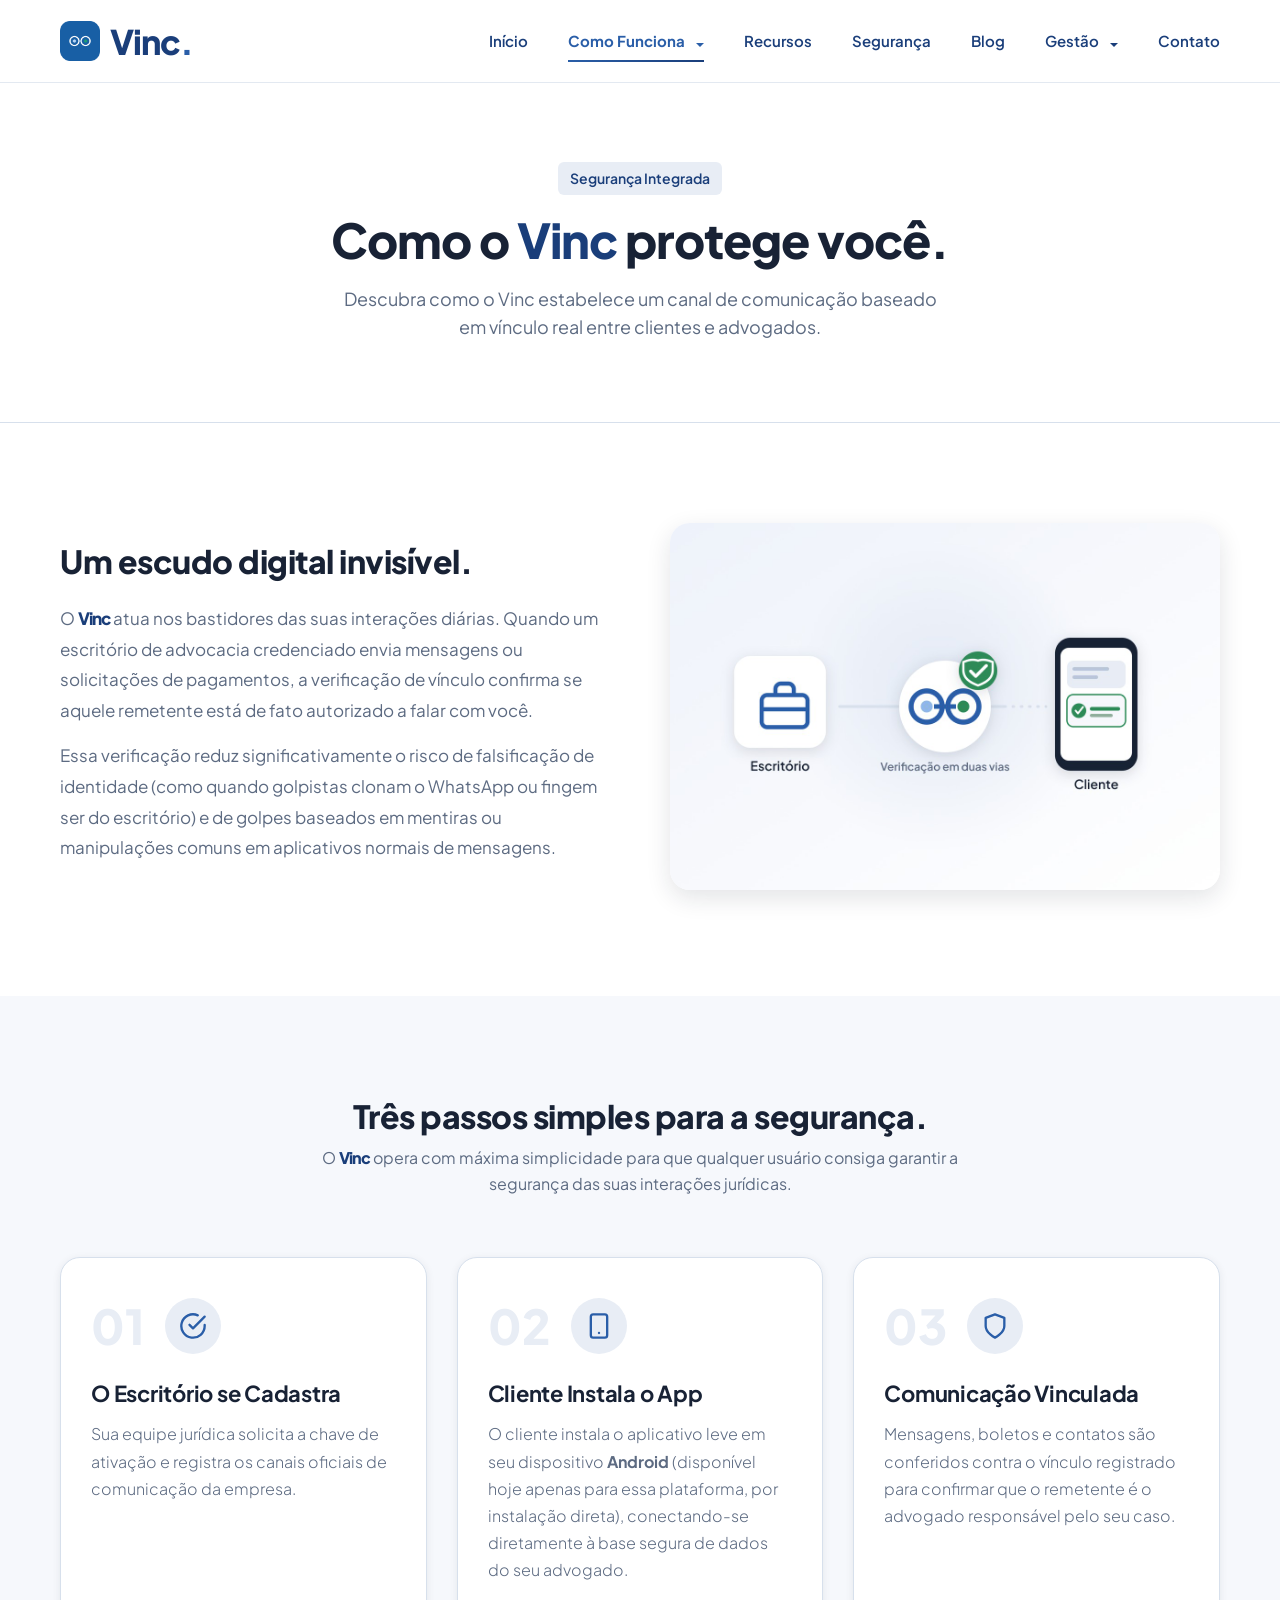
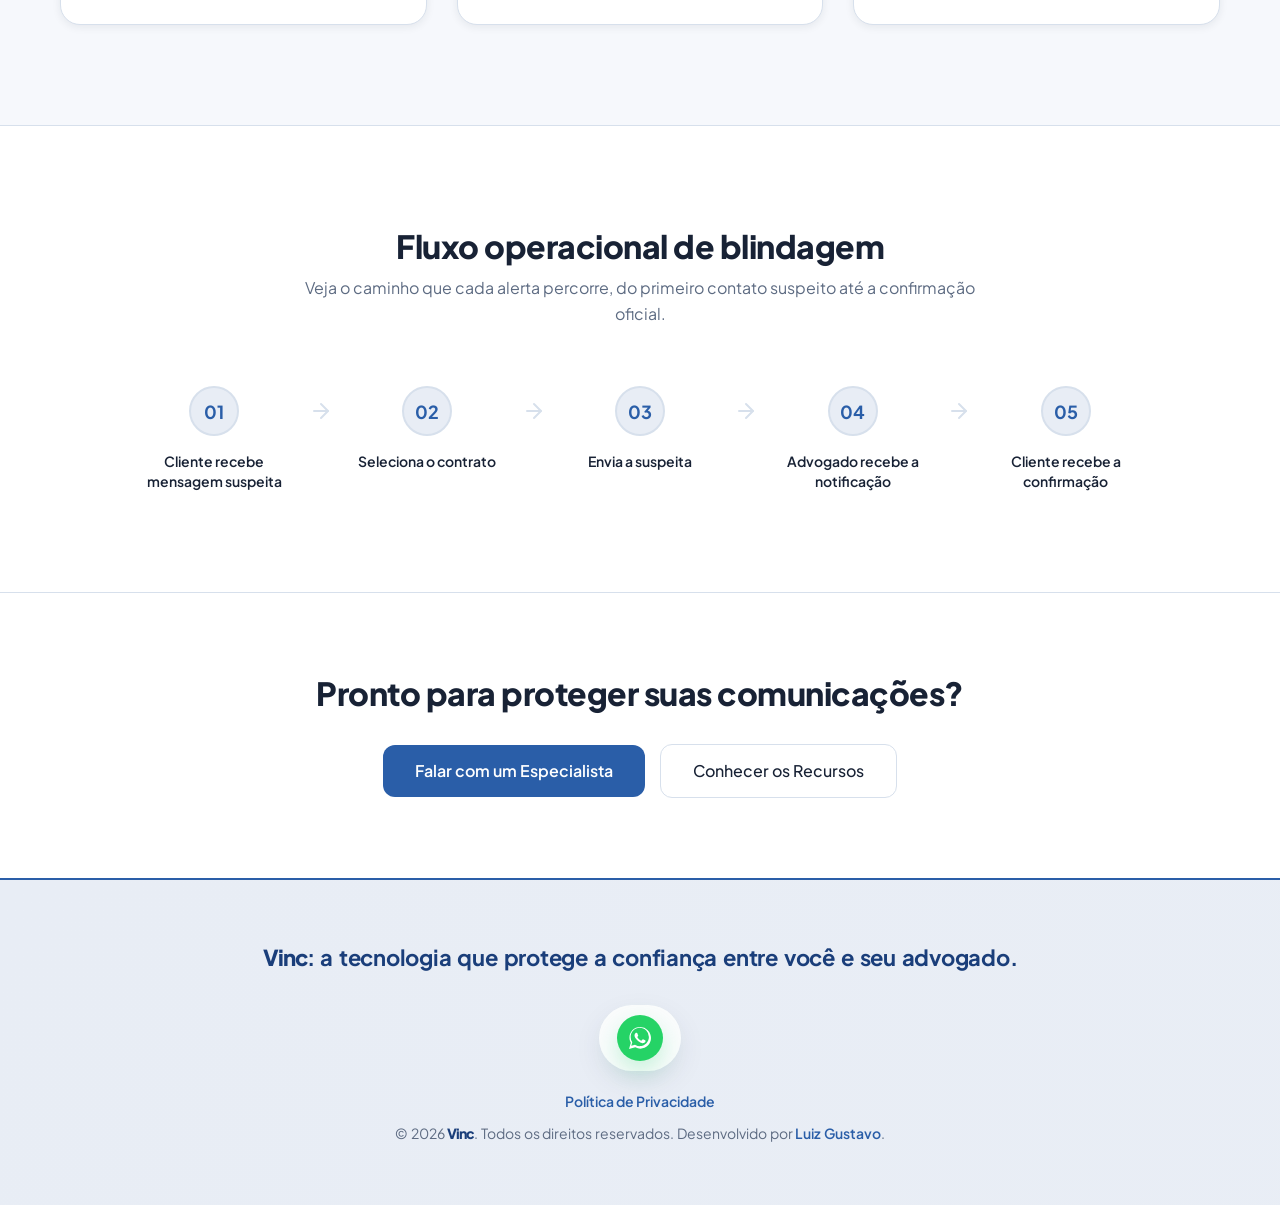
<file: pages/como-funciona.html>
<!DOCTYPE html>
<html lang="pt-BR">
<head>
  <meta charset="UTF-8">
  <meta name="viewport" content="width=device-width, initial-scale=1.0">

  <!-- SEO Principal -->
  <title>Como Funciona | Vinc - Validação e Segurança</title>
  <meta name="description" content="Entenda como o Vinc valida as comunicações entre você e seu escritório de advocacia para garantir autenticidade e evitar fraudes em tempo real.">
  <link rel="canonical" href="https://www.vincapp.com.br/pages/como-funciona.html">

  <!-- Controle de Indexação -->
  <meta name="robots" content="index, follow">

  <!-- Open Graph (Facebook, LinkedIn, WhatsApp) -->
  <meta property="og:site_name" content="Vinc">
  <meta property="og:type" content="website">
  <meta property="og:title" content="Como Funciona | Vinc - Validação e Segurança">
  <meta property="og:description" content="Entenda como o Vinc valida as comunicações entre você e seu escritório de advocacia para garantir autenticidade e evitar fraudes em tempo real.">
  <meta property="og:url" content="https://www.vincapp.com.br/pages/como-funciona.html">
  <meta property="og:image" content="https://www.vincapp.com.br/assets/images/vinc_shield.jpg">
  <meta property="og:locale" content="pt_BR">

  <!-- Twitter / X Cards -->
  <meta name="twitter:card" content="summary_large_image">
  <meta name="twitter:title" content="Como Funciona | Vinc - Validação e Segurança">
  <meta name="twitter:description" content="Entenda como o Vinc valida as comunicações entre você e seu escritório de advocacia para garantir autenticidade e evitar fraudes em tempo real.">
  <meta name="twitter:image" content="https://www.vincapp.com.br/assets/images/vinc_shield.jpg">

  <!-- Favicon -->
  <link rel="icon" href="../assets/icons/vinc_icon_256px_1.png" type="image/png">
  <link rel="apple-touch-icon" href="../assets/icons/vinc_icon_256px_1.png">

  <!-- CSS -->
  <link rel="stylesheet" href="../css/1-settings/global.css">
  <link rel="stylesheet" href="../css/1-settings/tipografia.css">
  <link rel="stylesheet" href="../css/2-components/botoes.css">
  <link rel="stylesheet" href="../css/2-components/cards.css">
  <link rel="stylesheet" href="../css/2-components/formularios.css">
  <link rel="stylesheet" href="../css/2-components/modal.css">
  <link rel="stylesheet" href="../css/2-components/menu.css">
  <link rel="stylesheet" href="../css/2-components/rodape.css">
  <link rel="stylesheet" href="../css/3-pages/como-funciona.css">
  <link rel="stylesheet" href="../css/1-settings/responsivo.css">
</head>
<body>
  <a class="skip-link" href="#conteudo-principal">Pular para o conteúdo</a>


  <!-- Cabeçalho -->
  <header class="header">
    <div class="container header-content" id="header-container">
      <a href="../index.html" class="logo" id="logo-main">
        <img src="../assets/icons/vinc_icon_256px_1.png" alt="Logotipo do Vinc" class="logo-icon" width="40" height="40" decoding="async">
        <span class="logo-text">Vinc<span class="logo-dot">.</span></span>
      </a>

      <nav class="menu" id="navigation-menu" aria-label="Menu principal">
        <a href="../index.html">Início</a>
        <div class="menu-item-dropdown">
          <a href="como-funciona.html" id="como-funciona-toggle" class="dropdown-toggle ativo" aria-expanded="false">Como Funciona <span class="arrow"></span></a>
          <div class="submenu">
            <a href="como-funciona.html" class="ativo">Visão Geral</a>
            <a href="faq.html">FAQ</a>
          </div>
        </div>
        <a href="recursos.html">Recursos</a>
        <a href="seguranca.html">Segurança</a>
        <a href="blog.html">Blog</a>
        <div class="menu-item-dropdown">
          <a href="#" id="gestao-toggle" class="dropdown-toggle" aria-expanded="false">Gestão <span class="arrow"></span></a>
          <div class="submenu">
            <a href="advogados.html">Advogados</a>
            <a href="clientes.html">Clientes</a>
            <a href="escritorios.html">Escritório</a>
          </div>
        </div>
        <a href="contato.html">Contato</a>
      </nav>

      <button class="menu-toggle" id="menuToggle" aria-label="Abrir menu" aria-controls="navigation-menu" aria-expanded="false">
        <span class="hamburger"></span>
      </button>
    </div>
  </header>

  <!-- Conteúdo Principal -->
  <main id="conteudo-principal" tabindex="-1">
    <!-- Hero da Página -->
    <section class="hero-page" aria-labelledby="como-funciona-title">
      <div class="container">
        <span class="tag">Segurança Integrada</span>
        <h1 id="como-funciona-title">Como o <span class="vinc-brand">Vinc</span> protege você.</h1>
        <p class="subtitle">Descubra como o Vinc estabelece um canal de comunicação baseado em vínculo real entre clientes e advogados.</p>
      </div>
    </section>

    <!-- Seção de Imagem e Texto -->
    <section class="image-text-section">
      <div class="container">
        <div class="image-text-grid">
          <div class="text-content">
            <h2>Um escudo digital invisível.</h2>
            <p>O <span class="vinc-brand">Vinc</span> atua nos bastidores das suas interações diárias. Quando um escritório de advocacia credenciado envia mensagens ou solicitações de pagamentos, a verificação de vínculo confirma se aquele remetente está de fato autorizado a falar com você.</p>
            <p>Essa verificação reduz significativamente o risco de falsificação de identidade (como quando golpistas clonam o WhatsApp ou fingem ser do escritório) e de golpes baseados em mentiras ou manipulações comuns em aplicativos normais de mensagens.</p>
          </div>
          <div class="image-content">
            <img src="../assets/images/vinc_shield.jpg" alt="Demonstração do Escudo de Segurança do Vinc" width="600" height="400" decoding="async">
          </div>
        </div>
      </div>
    </section>

    <!-- Seção de Passos -->
    <section class="passos-section" aria-labelledby="passos-title">
      <div class="container">
        <div class="section-header">
          <h2 id="passos-title">Três passos simples para a segurança.</h2>
          <p>O <span class="vinc-brand">Vinc</span> opera com máxima simplicidade para que qualquer usuário consiga garantir a segurança das suas interações jurídicas.</p>
        </div>

        <div class="passos-grid">
          <!-- Passo 1 -->
          <div class="passo-card card">
            <div class="passo-header">
              <span class="passo-numero">01</span>
              <div class="passo-icone">
                <svg viewBox="0 0 24 24" fill="none" stroke="currentColor" stroke-width="2" stroke-linecap="round" stroke-linejoin="round" width="28" height="28">
                  <path d="M22 11.08V12a10 10 0 1 1-5.93-9.14" />
                  <polyline points="22 4 12 14.01 9 11.01" />
                </svg>
              </div>
            </div>
            <h3>O Escritório se Cadastra</h3>
            <p>Sua equipe jurídica solicita a chave de ativação e registra os canais oficiais de comunicação da empresa.</p>
          </div>

          <!-- Passo 2 -->
          <div class="passo-card card">
            <div class="passo-header">
              <span class="passo-numero">02</span>
              <div class="passo-icone">
                <svg viewBox="0 0 24 24" fill="none" stroke="currentColor" stroke-width="2" stroke-linecap="round" stroke-linejoin="round" width="28" height="28">
                  <rect x="5" y="2" width="14" height="20" rx="2" ry="2" />
                  <line x1="12" y1="18" x2="12.01" y2="18" />
                </svg>
              </div>
            </div>
            <h3>Cliente Instala o App</h3>
            <p>O cliente instala o aplicativo leve em seu dispositivo <strong>Android</strong> (disponível hoje apenas para essa plataforma, por instalação direta), conectando-se diretamente à base segura de dados do seu advogado.</p>
          </div>

          <!-- Passo 3 -->
          <div class="passo-card card">
            <div class="passo-header">
              <span class="passo-numero">03</span>
              <div class="passo-icone">
                <svg viewBox="0 0 24 24" fill="none" stroke="currentColor" stroke-width="2" stroke-linecap="round" stroke-linejoin="round" width="28" height="28">
                  <path d="M12 22s8-4 8-10V5l-8-3-8 3v7c0 6 8 10 8 10z" />
                </svg>
              </div>
            </div>
            <h3>Comunicação Vinculada</h3>
            <p>Mensagens, boletos e contatos são conferidos contra o vínculo registrado para confirmar que o remetente é o advogado responsável pelo seu caso.</p>
          </div>
        </div>
      </div>
    </section>

    <!-- Fluxo Operacional de Blindagem -->
    <section class="fluxo-section" aria-labelledby="fluxo-title">
      <div class="container">
        <div class="section-header">
          <h2 id="fluxo-title">Fluxo operacional de blindagem</h2>
          <p>Veja o caminho que cada alerta percorre, do primeiro contato suspeito até a confirmação oficial.</p>
        </div>

        <div class="flow-steps">
          <div class="flow-step">
            <div class="flow-icon">01</div>
            <span class="flow-step-text">Cliente recebe mensagem suspeita</span>
          </div>
          <div class="flow-arrow">
            <svg viewBox="0 0 24 24" fill="none" stroke="currentColor" stroke-width="2" stroke-linecap="round" stroke-linejoin="round">
              <line x1="5" y1="12" x2="19" y2="12"></line>
              <polyline points="12 5 19 12 12 19"></polyline>
            </svg>
          </div>
          <div class="flow-step">
            <div class="flow-icon">02</div>
            <span class="flow-step-text">Seleciona o contrato</span>
          </div>
          <div class="flow-arrow">
            <svg viewBox="0 0 24 24" fill="none" stroke="currentColor" stroke-width="2" stroke-linecap="round" stroke-linejoin="round">
              <line x1="5" y1="12" x2="19" y2="12"></line>
              <polyline points="12 5 19 12 12 19"></polyline>
            </svg>
          </div>
          <div class="flow-step">
            <div class="flow-icon">03</div>
            <span class="flow-step-text">Envia a suspeita</span>
          </div>
          <div class="flow-arrow">
            <svg viewBox="0 0 24 24" fill="none" stroke="currentColor" stroke-width="2" stroke-linecap="round" stroke-linejoin="round">
              <line x1="5" y1="12" x2="19" y2="12"></line>
              <polyline points="12 5 19 12 12 19"></polyline>
            </svg>
          </div>
          <div class="flow-step">
            <div class="flow-icon">04</div>
            <span class="flow-step-text">Advogado recebe a notificação</span>
          </div>
          <div class="flow-arrow">
            <svg viewBox="0 0 24 24" fill="none" stroke="currentColor" stroke-width="2" stroke-linecap="round" stroke-linejoin="round">
              <line x1="5" y1="12" x2="19" y2="12"></line>
              <polyline points="12 5 19 12 12 19"></polyline>
            </svg>
          </div>
          <div class="flow-step">
            <div class="flow-icon">05</div>
            <span class="flow-step-text">Cliente recebe a confirmação</span>
          </div>
        </div>
      </div>
    </section>

    <!-- Seção de CTA -->
    <section class="cta-section">
      <div class="container">
        <h2>Pronto para proteger suas comunicações?</h2>
        <div class="cta-buttons" style="margin-top: 30px;">
          <a href="contato.html" class="btn-primary">Falar com um Especialista</a>
          <a href="recursos.html" class="btn-secondary">Conhecer os Recursos</a>
        </div>
      </div>
    </section>
  </main>

  <!-- Rodapé -->
  <footer>
    <div class="footer-content" id="footer-container">
      <p class="footer-main">
        <span class="vinc-brand">Vinc</span>: a tecnologia que protege a confiança entre você e seu advogado.
      </p>
      <div class="footer-whatsapp-wrap">
        <a href="https://wa.me/5531992609970" class="footer-whatsapp" target="_blank" rel="noopener noreferrer" aria-label="Fale pelo WhatsApp">
          <svg viewBox="0 0 24 24" fill="currentColor" aria-hidden="true" width="24" height="24">
            <path d="M17.472 14.382c-.297-.149-1.758-.867-2.03-.966-.272-.099-.471-.149-.67.149-.198.297-.768.966-.941 1.165-.173.198-.347.223-.644.074-.297-.149-1.255-.462-2.39-1.475-.883-.788-1.48-1.761-1.653-2.059-.173-.297-.018-.458.13-.606.134-.133.297-.347.446-.521.149-.174.199-.297.298-.496.099-.198.05-.372-.025-.521-.074-.149-.669-1.612-.916-2.207-.242-.579-.487-.5-.669-.51-.173-.008-.372-.01-.571-.01-.198 0-.521.074-.792.372-.271.297-1.036 1.018-1.036 2.479 0 1.462 1.061 2.875 1.207 3.073.146.198 2.089 3.2 5.076 4.487.709.306 1.262.49 1.694.626.712.227 1.36.195 1.872.118.571-.085 1.758-.719 2.006-1.413.248-.694.248-1.289.173-1.413-.074-.124-.272-.198-.57-.347Z" />
            <path d="M20.52 3.449A11.93 11.93 0 0 0 12.003 0C5.64 0 0.495 5.145.495 11.51c0 2.027.53 4.004 1.537 5.748L0 24l6.924-1.818a11.95 11.95 0 0 0 5.56 1.415h.004c6.364 0 11.509-5.145 11.509-11.51 0-3.074-1.197-5.97-3.367-8.14ZM12.003 21.09h-.003a9.92 9.92 0 0 1-5.05-1.387l-.362-.215-4.107 1.078 1.096-4.001-.236-.367a9.91 9.91 0 0 1-1.535-5.31c0-5.49 4.47-9.96 9.96-9.96 2.66 0 5.16 1.035 7.035 2.912a9.9 9.9 0 0 1 2.912 7.035c0 5.49-4.47 9.96-9.96 9.96Z" />
          </svg>
        </a>
        <a href="https://wa.me/5531992609970" class="footer-whatsapp-text" target="_blank" rel="noopener noreferrer">Dúvidas? Converse comigo!</a>
      </div>
      <p class="footer-links">
        <a href="privacidade.html">Política de Privacidade</a>
      </p>
      <p class="footer-copy">
        © 2026 <span class="vinc-brand">Vinc</span>. Todos os direitos reservados. Desenvolvido por <a href="https://www.luizgustavodev.com/" target="_blank" rel="noopener noreferrer">Luiz Gustavo</a>.
      </p>
    </div>
  </footer>

  <script src="../js/script.js" type="module"></script>
</body>
</html>
</file>
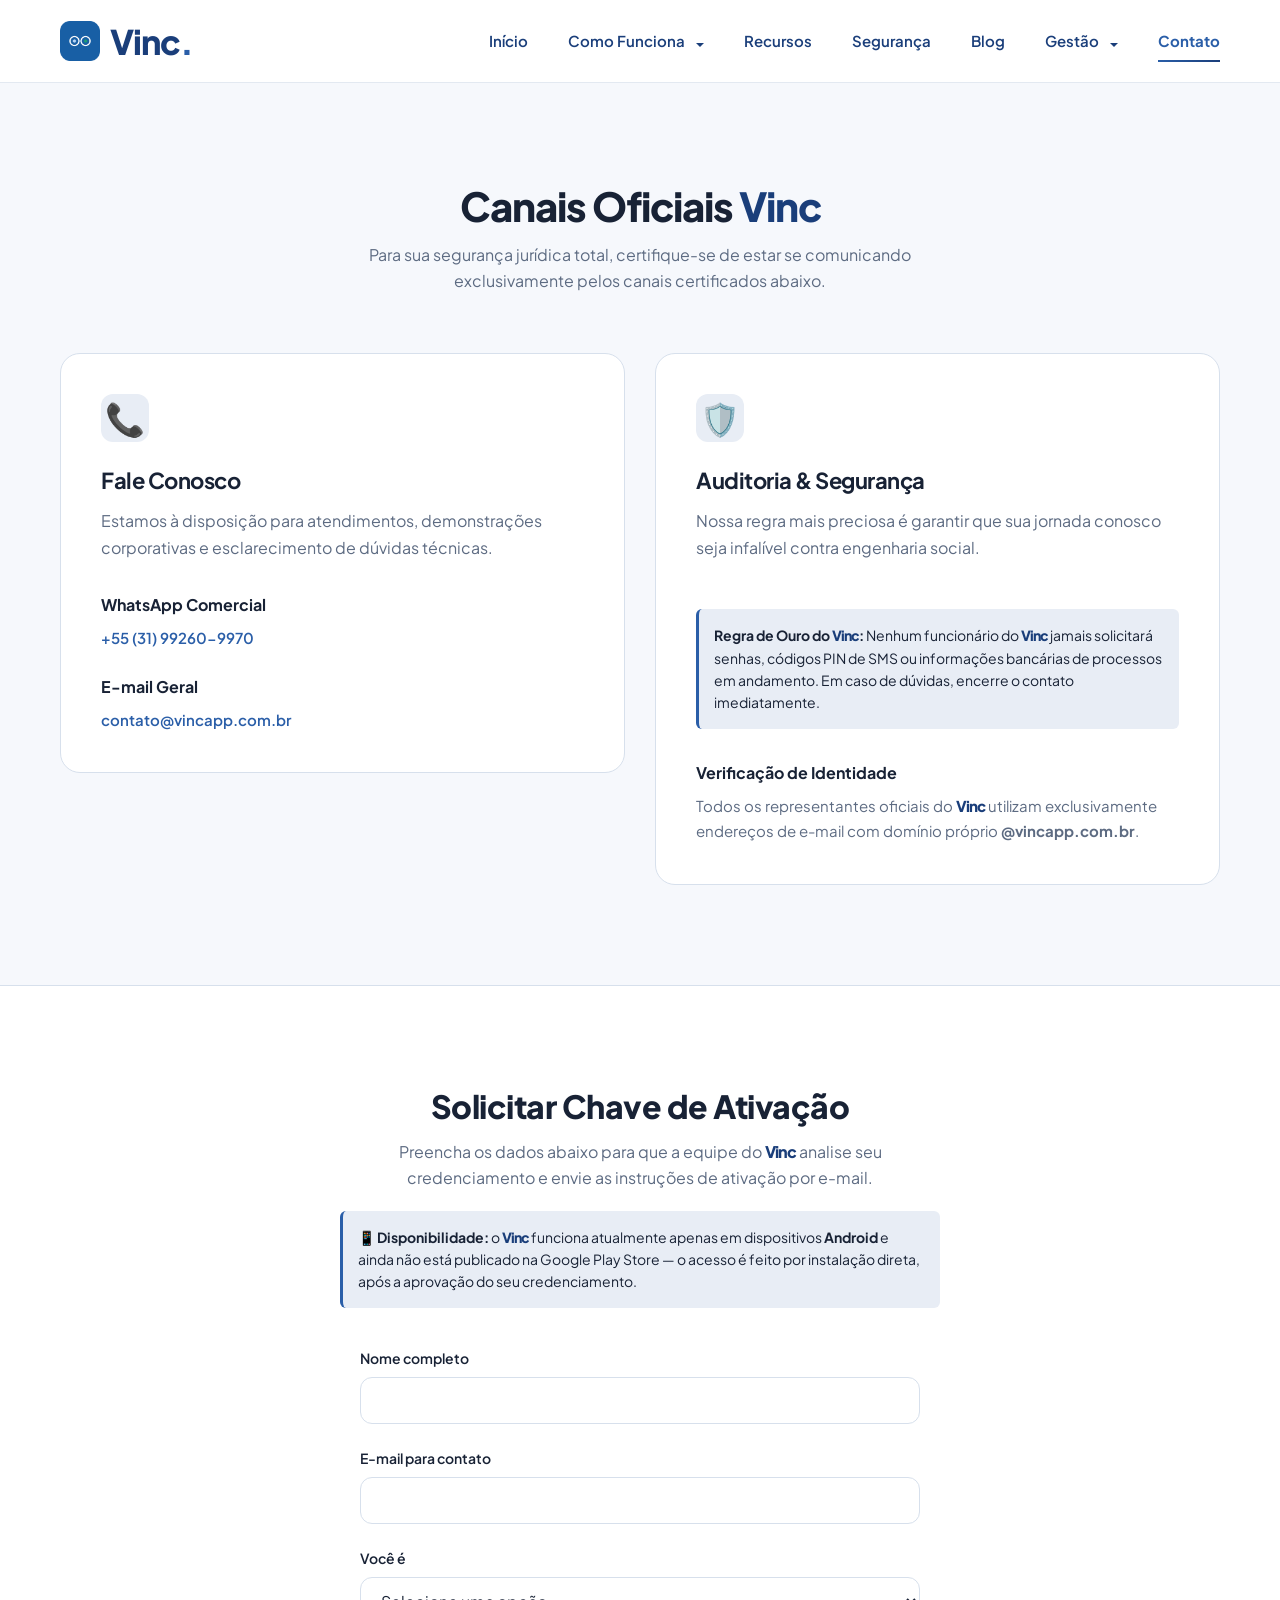
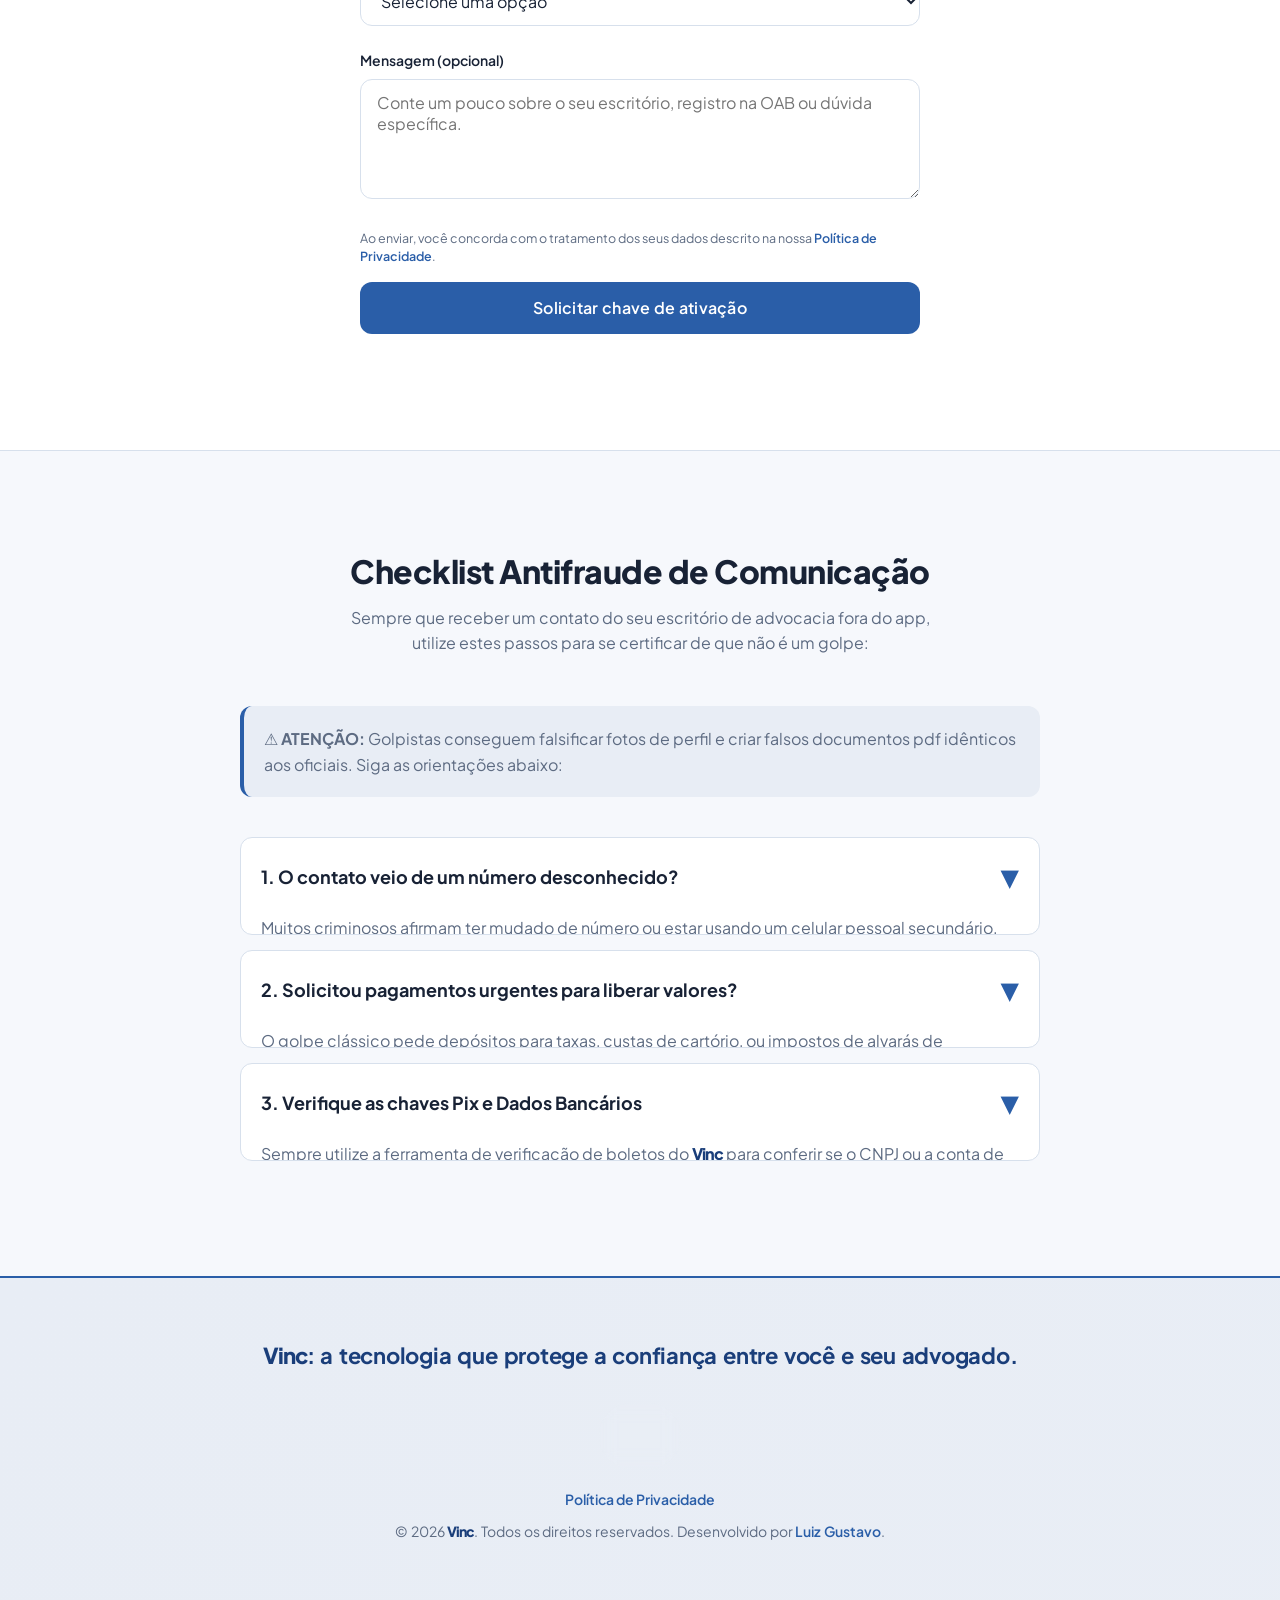
<file: pages/contato.html>
<!DOCTYPE html>
<html lang="pt-BR">
<head>
  <meta charset="UTF-8">
  <meta name="viewport" content="width=device-width, initial-scale=1.0">

  <!-- SEO Principal -->
  <title>Contato | Vinc - Segurança Digital Jurídica</title>
  <meta name="description" content="Entre em contato com o Vinc. Descubra canais de suporte oficiais e tire suas dúvidas sobre como blindar seu escritório de advocacia e proteger seus clientes.">
  <link rel="canonical" href="https://www.vincapp.com.br/pages/contato.html">

  <!-- Controle de Indexação -->
  <meta name="robots" content="index, follow">

  <!-- Open Graph (Facebook, LinkedIn, WhatsApp) -->
  <meta property="og:site_name" content="Vinc">
  <meta property="og:type" content="website">
  <meta property="og:title" content="Contato | Vinc - Segurança Digital Jurídica">
  <meta property="og:description" content="Entre em contato com o Vinc. Descubra canais de suporte oficiais e tire suas dúvidas sobre como blindar seu escritório de advocacia e proteger seus clientes.">
  <meta property="og:url" content="https://www.vincapp.com.br/pages/contato.html">
  <meta property="og:image" content="https://www.vincapp.com.br/assets/images/vinc_advocacy_shield.jpg">
  <meta property="og:locale" content="pt_BR">

  <!-- Twitter / X Cards -->
  <meta name="twitter:card" content="summary_large_image">
  <meta name="twitter:title" content="Contato | Vinc - Segurança Digital Jurídica">
  <meta name="twitter:description" content="Entre em contato com o Vinc. Descubra canais de suporte oficiais e tire suas dúvidas sobre como blindar seu escritório de advocacia e proteger seus clientes.">
  <meta name="twitter:image" content="https://www.vincapp.com.br/assets/images/vinc_advocacy_shield.jpg">

  <!-- Favicon -->
  <link rel="icon" href="../assets/icons/vinc_icon_256px_1.png" type="image/png">
  <link rel="apple-touch-icon" href="../assets/icons/vinc_icon_256px_1.png">

  <!-- CSS -->
  <link rel="stylesheet" href="../css/1-settings/global.css">
  <link rel="stylesheet" href="../css/1-settings/tipografia.css">
  <link rel="stylesheet" href="../css/2-components/botoes.css">
  <link rel="stylesheet" href="../css/2-components/cards.css">
  <link rel="stylesheet" href="../css/2-components/formularios.css">
  <link rel="stylesheet" href="../css/2-components/modal.css">
  <link rel="stylesheet" href="../css/2-components/menu.css">
  <link rel="stylesheet" href="../css/2-components/rodape.css">
  <link rel="stylesheet" href="../css/3-pages/contato.css">
  <link rel="stylesheet" href="../css/1-settings/responsivo.css">
</head>
<body>
  <a class="skip-link" href="#conteudo-principal">Pular para o conteúdo</a>


  <!-- Cabeçalho -->
  <header class="header">
    <div class="container header-content" id="header-container">
      <a href="../index.html" class="logo" id="logo-main">
        <img src="../assets/icons/vinc_icon_256px_1.png" alt="Logotipo do Vinc" class="logo-icon" width="40" height="40" decoding="async">
        <span class="logo-text">Vinc<span class="logo-dot">.</span></span>
      </a>

      <nav class="menu" id="navigation-menu" aria-label="Menu principal">
        <a href="../index.html">Início</a>
        <div class="menu-item-dropdown">
          <a href="como-funciona.html" id="como-funciona-toggle" class="dropdown-toggle" aria-expanded="false">Como Funciona <span class="arrow"></span></a>
          <div class="submenu">
            <a href="como-funciona.html">Visão Geral</a>
            <a href="faq.html">FAQ</a>
          </div>
        </div>
        <a href="recursos.html">Recursos</a>
        <a href="seguranca.html">Segurança</a>
        <a href="blog.html">Blog</a>
        <div class="menu-item-dropdown">
          <a href="#" id="gestao-toggle" class="dropdown-toggle" aria-expanded="false">Gestão <span class="arrow"></span></a>
          <div class="submenu">
            <a href="advogados.html">Advogados</a>
            <a href="clientes.html">Clientes</a>
            <a href="escritorios.html">Escritório</a>
          </div>
        </div>
        <a href="contato.html" class="ativo">Contato</a>
      </nav>

      <button class="menu-toggle" id="menuToggle" aria-label="Abrir menu" aria-controls="navigation-menu" aria-expanded="false">
        <span class="hamburger"></span>
      </button>
    </div>
  </header>

  <!-- Conteúdo Principal -->
  <main id="conteudo-principal" tabindex="-1">
    <!-- Seção de Contato -->
    <section class="contact-section" aria-labelledby="contact-title">
      <div class="container">
        <div class="section-header" style="text-align: center; margin-bottom: 60px;">
          <h1 id="contact-title" style="font-size: 40px; font-weight: 800; color: var(--text-primary); letter-spacing: -1px;">Canais Oficiais <span class="vinc-brand">Vinc</span></h1>
          <p style="color: var(--text-secondary); max-width: 600px; margin: 12px auto 0 auto; font-size: 16px;">Para sua segurança jurídica total, certifique-se de estar se comunicando exclusivamente pelos canais certificados abaixo.</p>
        </div>

        <div class="contact-grid">
          <!-- Card de Canais Oficiais -->
          <div class="contact-card">
            <div class="card-icon" style="font-size: 32px;">📞</div>
            <h2>Fale Conosco</h2>
            <p class="intro-text">Estamos à disposição para atendimentos, demonstrações corporativas e esclarecimento de dúvidas técnicas.</p>

            <div class="contact-block">
              <h3>WhatsApp Comercial</h3>
              <p><a href="https://wa.me/5531992609970" target="_blank" rel="noopener noreferrer">+55 (31) 99260-9970</a></p>
            </div>

            <div class="contact-block">
              <h3>E-mail Geral</h3>
              <p><a href="mailto:contato@vincapp.com.br">contato@vincapp.com.br</a></p>
            </div>
          </div>

          <!-- Card de Regra de Ouro de Segurança -->
          <div class="contact-card">
            <div class="card-icon" style="font-size: 32px;">🛡️</div>
            <h2>Auditoria & Segurança</h2>
            <p class="intro-text">Nossa regra mais preciosa é garantir que sua jornada conosco seja infalível contra engenharia social.</p>

            <div class="security-rule-card">
              <strong>Regra de Ouro do <span class="vinc-brand">Vinc</span>:</strong> Nenhum funcionário do <span class="vinc-brand">Vinc</span> jamais solicitará senhas, códigos PIN de SMS ou informações bancárias de processos em andamento. Em caso de dúvidas, encerre o contato imediatamente.
            </div>

            <div class="official-channels-grid">
              <div class="contact-block">
                <h3>Verificação de Identidade</h3>
                <p>Todos os representantes oficiais do <span class="vinc-brand">Vinc</span> utilizam exclusivamente endereços de e-mail com domínio próprio <strong>@vincapp.com.br</strong>.</p>
              </div>
            </div>
          </div>
        </div>
      </div>
    </section>

    <!-- Formulário de Solicitação de Contato -->
    <section class="request-section" aria-labelledby="request-title">
      <div class="container">
        <div class="section-header" style="text-align: center; margin-bottom: 40px;">
          <h2 id="request-title" style="font-size: 32px; font-weight: 800; color: var(--text-primary);">Solicitar Chave de Ativação</h2>
          <p style="color: var(--text-secondary); max-width: 600px; margin: 12px auto 0 auto; font-size: 16px;">Preencha os dados abaixo para que a equipe do <span class="vinc-brand">Vinc</span> analise seu credenciamento e envie as instruções de ativação por e-mail.</p>
          <div class="security-rule-card" style="max-width: 600px; margin: 20px auto 0 auto; text-align: left;">
            <strong>📱 Disponibilidade:</strong> o <span class="vinc-brand">Vinc</span> funciona atualmente apenas em dispositivos <strong>Android</strong> e ainda não está publicado na Google Play Store — o acesso é feito por instalação direta, após a aprovação do seu credenciamento.
          </div>
        </div>

        <form id="request-form" class="request-form" aria-describedby="request-form-feedback" action="https://api.web3forms.com/submit" method="POST">
          <input type="hidden" name="access_key" value="933b21fa-2815-45e6-9d9a-7935a7e8a000">
          <input type="hidden" name="subject" value="Solicitação de Chave de Ativação - Vinc">
          <input type="checkbox" name="botcheck" class="hidden" style="display: none;" tabindex="-1" autocomplete="off">

          <div class="form-group">
            <label for="request-name">Nome completo</label>
            <input type="text" id="request-name" name="name" class="form-control" required autocomplete="name">
          </div>

          <div class="form-group">
            <label for="request-email">E-mail para contato</label>
            <input type="email" id="request-email" name="email" class="form-control" required autocomplete="email">
          </div>

          <div class="form-group">
            <label for="request-profile">Você é</label>
            <select id="request-profile" name="profile" class="form-control" required>
              <option value="" disabled selected>Selecione uma opção</option>
              <option value="Advogado autônomo">Advogado autônomo</option>
              <option value="Escritório de advocacia">Escritório de advocacia</option>
              <option value="Cliente de um escritório">Cliente de um escritório</option>
            </select>
          </div>

          <div class="form-group">
            <label for="request-message">Mensagem (opcional)</label>
            <textarea id="request-message" name="message" class="form-control" placeholder="Conte um pouco sobre o seu escritório, registro na OAB ou dúvida específica."></textarea>
          </div>

          <p class="form-privacy-note">Ao enviar, você concorda com o tratamento dos seus dados descrito na nossa <a href="privacidade.html">Política de Privacidade</a>.</p>
          <button type="submit" class="btn-primary" id="request-form-submit">Solicitar chave de ativação</button>
          <div id="request-form-feedback" class="newsletter-feedback" aria-live="polite"></div>
        </form>
      </div>
    </section>

    <!-- Checklist de Contato/Segurança (Accordion) -->
    <section class="checklist-section" aria-labelledby="checklist-title">
      <div class="container">
        <div class="section-header" style="text-align: center; margin-bottom: 50px;">
          <h2 id="checklist-title" style="font-size: 32px; font-weight: 800; color: var(--text-primary);">Checklist Antifraude de Comunicação</h2>
          <p style="color: var(--text-secondary); max-width: 600px; margin: 12px auto 0 auto; font-size: 16px;">Sempre que receber um contato do seu escritório de advocacia fora do app, utilize estes passos para se certificar de que não é um golpe:</p>
        </div>

        <div class="checklist-container">
          <div class="checklist-warning">
            ⚠️ <strong>ATENÇÃO:</strong> Golpistas conseguem falsificar fotos de perfil e criar falsos documentos pdf idênticos aos oficiais. Siga as orientações abaixo:
          </div>

          <!-- Item 1 -->
          <div class="accordion-item">
            <div class="accordion-header" role="button" aria-expanded="false" tabindex="0">
              <h3>1. O contato veio de um número desconhecido?</h3>
              <span class="accordion-arrow">▼</span>
            </div>
            <div class="accordion-content" style="max-height: 0px;">
              <p>Muitos criminosos afirmam ter mudado de número ou estar usando um celular pessoal secundário. Se o número não constar na lista de telefones autorizados no <span class="vinc-brand">Vinc</span>, desconfie na hora.</p>
            </div>
          </div>

          <!-- Item 2 -->
          <div class="accordion-item">
            <div class="accordion-header" role="button" aria-expanded="false" tabindex="0">
              <h3>2. Solicitou pagamentos urgentes para liberar valores?</h3>
              <span class="accordion-arrow">▼</span>
            </div>
            <div class="accordion-content" style="max-height: 0px;">
              <p>O golpe clássico pede depósitos para taxas, custas de cartório, ou impostos de alvarás de liberação. Escritórios de advocacia parceiros do <span class="vinc-brand">Vinc</span> homologam todas as cobranças pelo app.</p>
            </div>
          </div>

          <!-- Item 3 -->
          <div class="accordion-item">
            <div class="accordion-header" role="button" aria-expanded="false" tabindex="0">
              <h3>3. Verifique as chaves Pix e Dados Bancários</h3>
              <span class="accordion-arrow">▼</span>
            </div>
            <div class="accordion-content" style="max-height: 0px;">
              <p>Sempre utilize a ferramenta de verificação de boletos do <span class="vinc-brand">Vinc</span> para conferir se o CNPJ ou a conta de destino são verdadeiramente do escritório oficial credenciado.</p>
            </div>
          </div>
        </div>
      </div>
    </section>
  </main>

  <!-- Rodapé -->
  <footer>
    <div class="footer-content" id="footer-container">
      <p class="footer-main">
        <span class="vinc-brand">Vinc</span>: a tecnologia que protege a confiança entre você e seu advogado.
      </p>
      <div class="footer-whatsapp-wrap">
        <a href="https://wa.me/5531992609970" class="footer-whatsapp" target="_blank" rel="noopener noreferrer" aria-label="Fale pelo WhatsApp">
          <svg viewBox="0 0 24 24" fill="currentColor" aria-hidden="true" width="24" height="24">
            <path d="M17.472 14.382c-.297-.149-1.758-.867-2.03-.966-.272-.099-.471-.149-.67.149-.198.297-.768.966-.941 1.165-.173.198-.347.223-.644.074-.297-.149-1.255-.462-2.39-1.475-.883-.788-1.48-1.761-1.653-2.059-.173-.297-.018-.458.13-.606.134-.133.297-.347.446-.521.149-.174.199-.297.298-.496.099-.198.05-.372-.025-.521-.074-.149-.669-1.612-.916-2.207-.242-.579-.487-.5-.669-.51-.173-.008-.372-.01-.571-.01-.198 0-.521.074-.792.372-.271.297-1.036 1.018-1.036 2.479 0 1.462 1.061 2.875 1.207 3.073.146.198 2.089 3.2 5.076 4.487.709.306 1.262.49 1.694.626.712.227 1.36.195 1.872.118.571-.085 1.758-.719 2.006-1.413.248-.694.248-1.289.173-1.413-.074-.124-.272-.198-.57-.347Z" />
            <path d="M20.52 3.449A11.93 11.93 0 0 0 12.003 0C5.64 0 0.495 5.145.495 11.51c0 2.027.53 4.004 1.537 5.748L0 24l6.924-1.818a11.95 11.95 0 0 0 5.56 1.415h.004c6.364 0 11.509-5.145 11.509-11.51 0-3.074-1.197-5.97-3.367-8.14ZM12.003 21.09h-.003a9.92 9.92 0 0 1-5.05-1.387l-.362-.215-4.107 1.078 1.096-4.001-.236-.367a9.91 9.91 0 0 1-1.535-5.31c0-5.49 4.47-9.96 9.96-9.96 2.66 0 5.16 1.035 7.035 2.912a9.9 9.9 0 0 1 2.912 7.035c0 5.49-4.47 9.96-9.96 9.96Z" />
          </svg>
        </a>
        <a href="https://wa.me/5531992609970" class="footer-whatsapp-text" target="_blank" rel="noopener noreferrer">Dúvidas? Converse comigo!</a>
      </div>
      <p class="footer-links">
        <a href="privacidade.html">Política de Privacidade</a>
      </p>
      <p class="footer-copy">
        © 2026 <span class="vinc-brand">Vinc</span>. Todos os direitos reservados. Desenvolvido por <a href="https://www.luizgustavodev.com/" target="_blank" rel="noopener noreferrer">Luiz Gustavo</a>.
      </p>
    </div>
  </footer>

  <script src="../js/script.js" type="module"></script>
  <script src="../js/contato.js" type="module"></script>
</body>
</html>
</file>
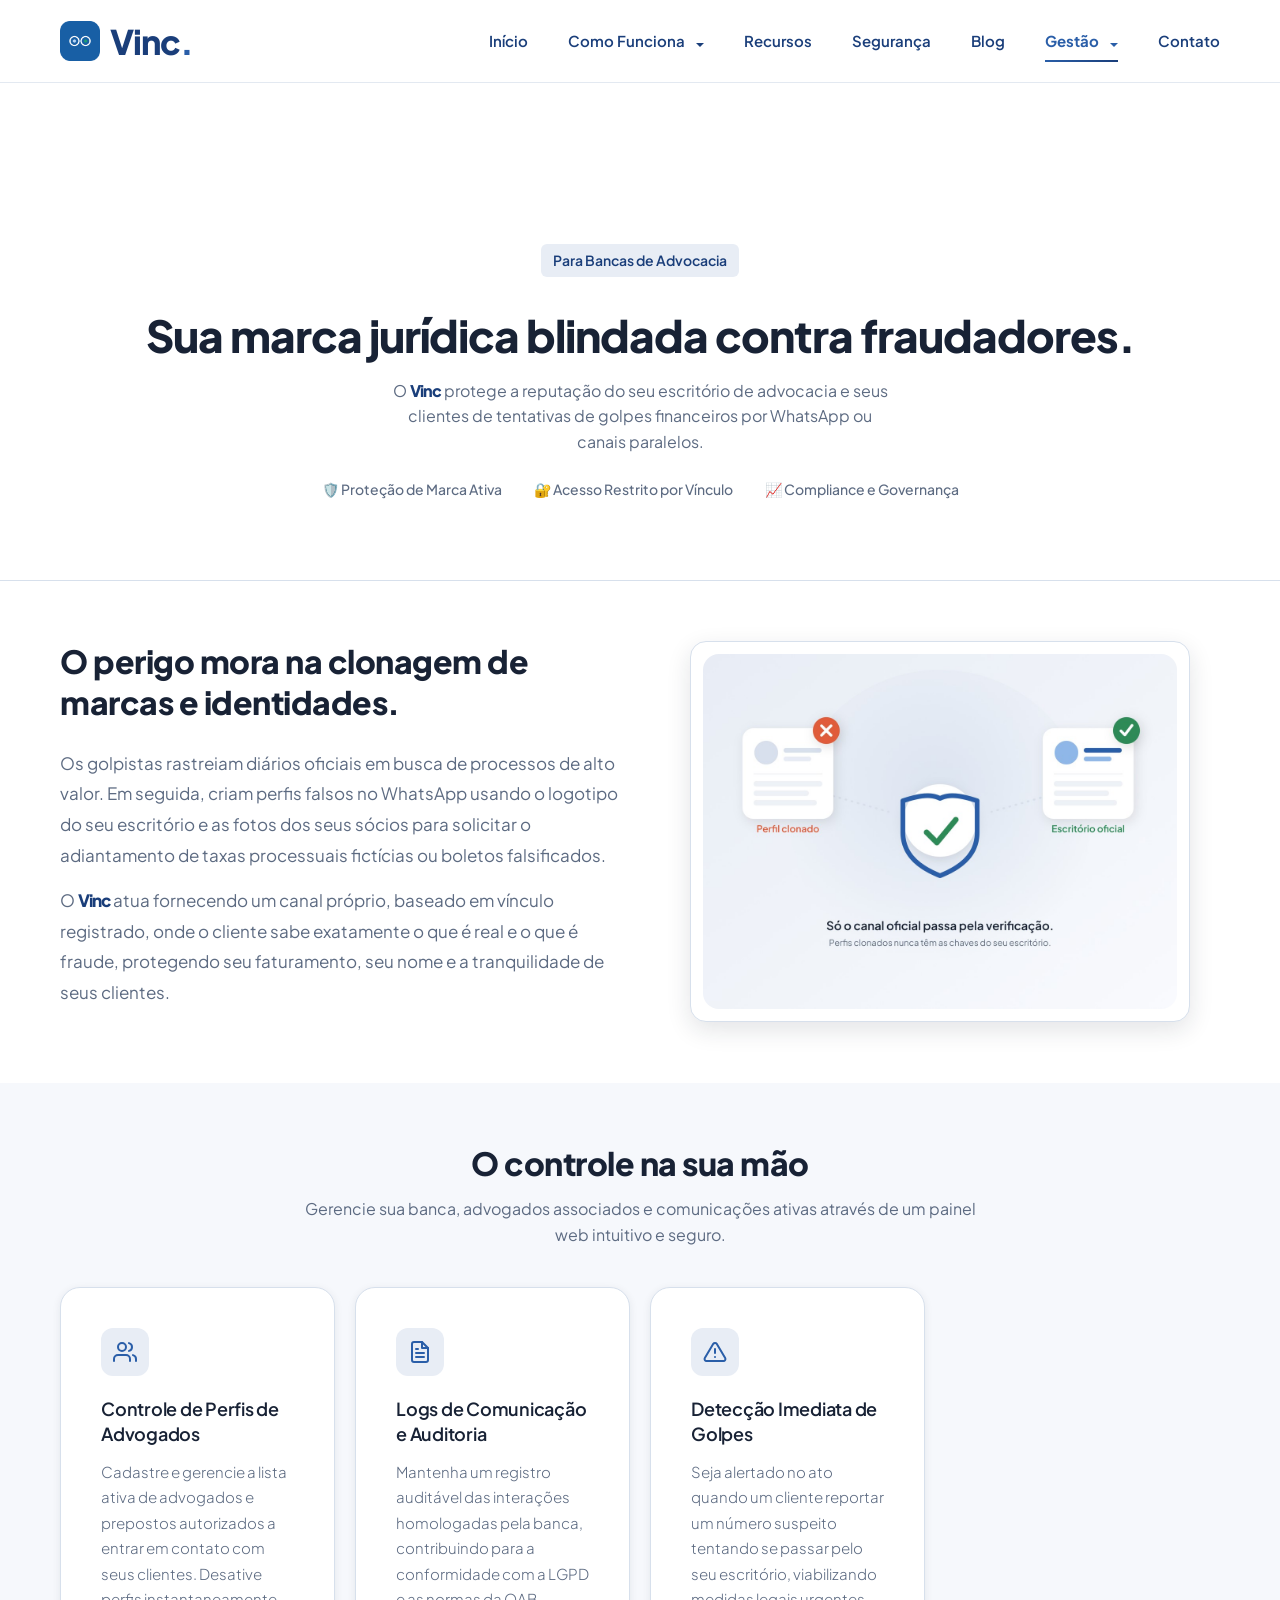
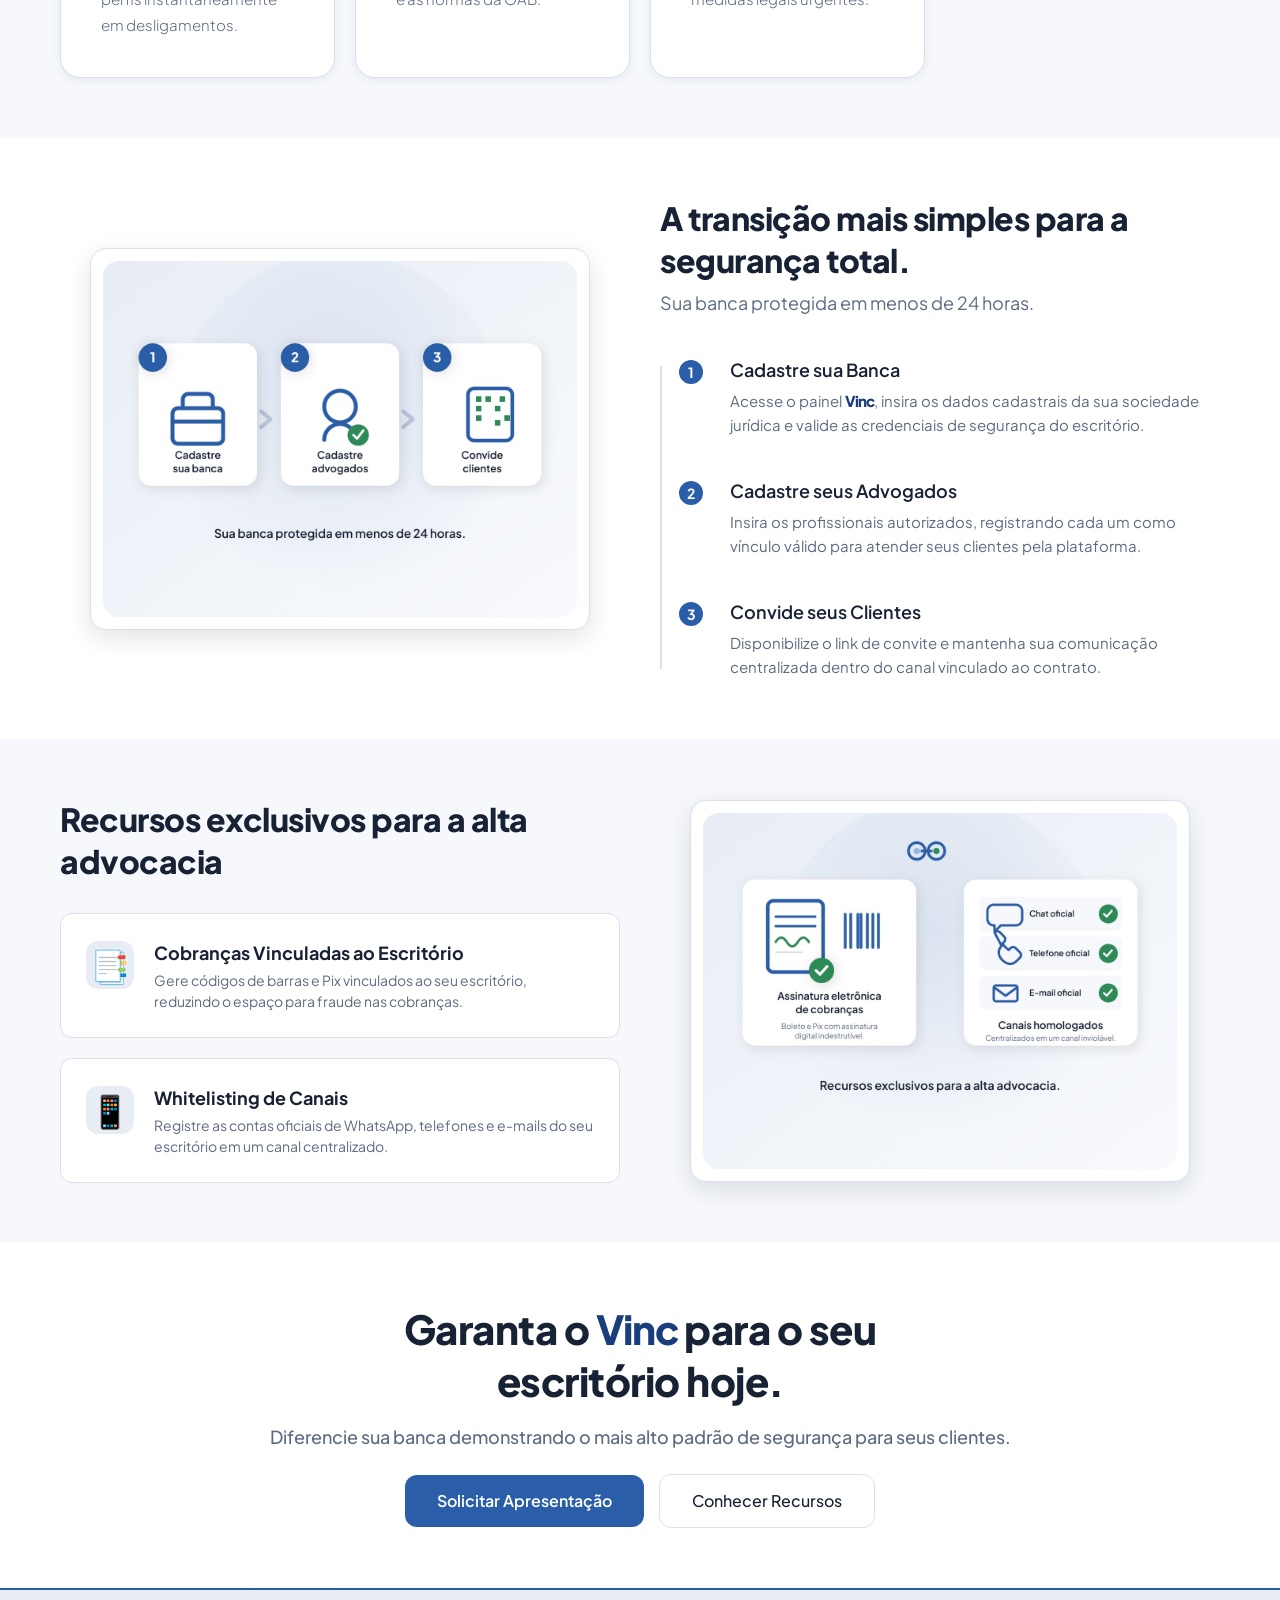
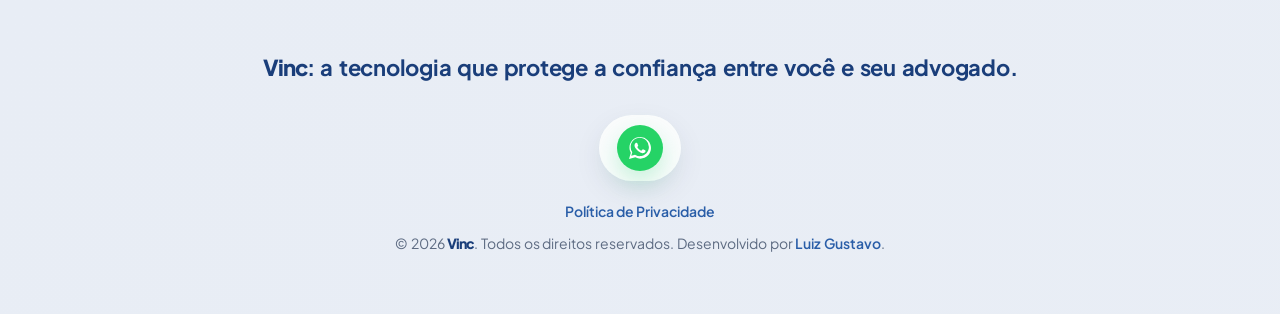
<file: pages/escritorios.html>
<!DOCTYPE html>
<html lang="pt-BR">
<head>
  <meta charset="UTF-8">
  <meta name="viewport" content="width=device-width, initial-scale=1.0">

  <!-- SEO Principal -->
  <title>Para Escritórios de Advocacia | Vinc - Segurança Jurídica</title>
  <meta name="description" content="Proteja a reputação do seu escritório e blinde a comunicação com clientes contra golpes de engenharia social, WhatsApp e boletos falsos.">
  <link rel="canonical" href="https://www.vincapp.com.br/pages/escritorios.html">

  <!-- Controle de Indexação -->
  <meta name="robots" content="index, follow">

  <!-- Open Graph (Facebook, LinkedIn, WhatsApp) -->
  <meta property="og:site_name" content="Vinc">
  <meta property="og:type" content="website">
  <meta property="og:title" content="Para Escritórios de Advocacia | Vinc - Segurança Jurídica">
  <meta property="og:description" content="Proteja a reputação do seu escritório e blinde a comunicação com clientes contra golpes de engenharia social, WhatsApp e boletos falsos.">
  <meta property="og:url" content="https://www.vincapp.com.br/pages/escritorios.html">
  <meta property="og:image" content="https://www.vincapp.com.br/assets/images/escritorios.jpg">
  <meta property="og:locale" content="pt_BR">

  <!-- Twitter / X Cards -->
  <meta name="twitter:card" content="summary_large_image">
  <meta name="twitter:title" content="Para Escritórios de Advocacia | Vinc - Segurança Jurídica">
  <meta name="twitter:description" content="Proteja a reputação do seu escritório e blinde a comunicação com clientes contra golpes de engenharia social, WhatsApp e boletos falsos.">
  <meta name="twitter:image" content="https://www.vincapp.com.br/assets/images/escritorios.jpg">

  <!-- Favicon -->
  <link rel="icon" href="../assets/icons/vinc_icon_256px_1.png" type="image/png">
  <link rel="apple-touch-icon" href="../assets/icons/vinc_icon_256px_1.png">

  <!-- CSS -->
  <link rel="stylesheet" href="../css/1-settings/global.css">
  <link rel="stylesheet" href="../css/1-settings/tipografia.css">
  <link rel="stylesheet" href="../css/2-components/botoes.css">
  <link rel="stylesheet" href="../css/2-components/cards.css">
  <link rel="stylesheet" href="../css/2-components/formularios.css">
  <link rel="stylesheet" href="../css/2-components/modal.css">
  <link rel="stylesheet" href="../css/2-components/menu.css">
  <link rel="stylesheet" href="../css/2-components/rodape.css">
  <link rel="stylesheet" href="../css/3-pages/escritorios.css">
  <link rel="stylesheet" href="../css/1-settings/responsivo.css">
</head>
<body>
  <a class="skip-link" href="#conteudo-principal">Pular para o conteúdo</a>


  <!-- Cabeçalho -->
  <header class="header">
    <div class="container header-content" id="header-container">
      <a href="../index.html" class="logo" id="logo-main">
        <img src="../assets/icons/vinc_icon_256px_1.png" alt="Logotipo do Vinc" class="logo-icon" width="40" height="40" decoding="async">
        <span class="logo-text">Vinc<span class="logo-dot">.</span></span>
      </a>

      <nav class="menu" id="navigation-menu" aria-label="Menu principal">
        <a href="../index.html">Início</a>
        <div class="menu-item-dropdown">
          <a href="como-funciona.html" id="como-funciona-toggle" class="dropdown-toggle" aria-expanded="false">Como Funciona <span class="arrow"></span></a>
          <div class="submenu">
            <a href="como-funciona.html">Visão Geral</a>
            <a href="faq.html">FAQ</a>
          </div>
        </div>
        <a href="recursos.html">Recursos</a>
        <a href="seguranca.html">Segurança</a>
        <a href="blog.html">Blog</a>
        <div class="menu-item-dropdown">
          <a href="#" id="gestao-toggle" class="dropdown-toggle ativo" aria-expanded="false">Gestão <span class="arrow"></span></a>
          <div class="submenu">
            <a href="advogados.html">Advogados</a>
            <a href="clientes.html">Clientes</a>
            <a href="escritorios.html" class="ativo">Escritório</a>
          </div>
        </div>
        <a href="contato.html">Contato</a>
      </nav>

      <button class="menu-toggle" id="menuToggle" aria-label="Abrir menu" aria-controls="navigation-menu" aria-expanded="false">
        <span class="hamburger"></span>
      </button>
    </div>
  </header>

  <!-- Conteúdo Principal -->
  <main id="conteudo-principal" tabindex="-1">
    <!-- Hero Escritórios -->
    <section class="hero-escritorios" aria-labelledby="hero-title">
      <div class="container">
        <span class="tag">Para Bancas de Advocacia</span>
        <h1 id="hero-title" style="font-size: 44px; font-weight: 800; color: var(--text-primary); margin: 16px 0 16px 0; letter-spacing: -1px;">Sua marca jurídica blindada contra fraudadores.</h1>
        <p class="subtitle">O <span class="vinc-brand">Vinc</span> protege a reputação do seu escritório de advocacia e seus clientes de tentativas de golpes financeiros por WhatsApp ou canais paralelos.</p>

        <div class="hero-seals">
          <div class="seal-item">🛡️ Proteção de Marca Ativa</div>
          <div class="seal-item">🔐 Acesso Restrito por Vínculo</div>
          <div class="seal-item">📈 Compliance e Governança</div>
        </div>
      </div>
    </section>

    <!-- Proteção da Marca -->
    <section class="brand-protection-section" aria-labelledby="brand-protection-title">
      <div class="container">
        <div class="brand-protection-grid">
          <div class="text-content">
            <h2 id="brand-protection-title" style="font-size: 32px; font-weight: 800; color: var(--text-primary); margin-bottom: 24px;">O perigo mora na clonagem de marcas e identidades.</h2>
            <p>Os golpistas rastreiam diários oficiais em busca de processos de alto valor. Em seguida, criam perfis falsos no WhatsApp usando o logotipo do seu escritório e as fotos dos seus sócios para solicitar o adiantamento de taxas processuais fictícias ou boletos falsificados.</p>
            <p>O <span class="vinc-brand">Vinc</span> atua fornecendo um canal próprio, baseado em vínculo registrado, onde o cliente sabe exatamente o que é real e o que é fraude, protegendo seu faturamento, seu nome e a tranquilidade de seus clientes.</p>
          </div>

          <div class="image-content">
            <div class="image-card">
              <img src="../assets/images/escritorios.jpg"
                alt="Equipe de escritório de advocacia utilizando tecnologia para gestão segura de clientes."
                width="500"
                height="375"
                loading="lazy"
                decoding="async"
                referrerpolicy="no-referrer">
            </div>
          </div>
        </div>
      </div>
    </section>

    <!-- Seção de Gestão e Painel -->
    <section class="management-section" aria-labelledby="management-title">
      <div class="container">
        <div class="section-header">
          <h2 id="management-title" style="font-size: 32px; font-weight: 800; color: var(--text-primary);">O controle na sua mão</h2>
          <p style="color: var(--text-secondary); margin-top: 12px; font-size: 16px;">Gerencie sua banca, advogados associados e comunicações ativas através de um painel web intuitivo e seguro.</p>
        </div>

        <div class="management-grid">
          <!-- Gestão de Perfis -->
          <div class="management-card card">
            <div class="card-icon" style="margin-bottom: 20px; color: var(--blue);">
              <svg viewBox="0 0 24 24" fill="none" stroke="currentColor" stroke-width="2" stroke-linecap="round" stroke-linejoin="round">
                <path d="M17 21v-2a4 4 0 0 0-4-4H5a4 4 0 0 0-4 4v2" />
                <circle cx="9" cy="7" r="4" />
                <path d="M23 21v-2a4 4 0 0 0-3-3.87" />
                <path d="M16 3.13a4 4 0 0 1 0 7.75" />
              </svg>
            </div>
            <h3>Controle de Perfis de Advogados</h3>
            <p>Cadastre e gerencie a lista ativa de advogados e prepostos autorizados a entrar em contato com seus clientes. Desative perfis instantaneamente em desligamentos.</p>
          </div>

          <!-- Auditoria e Relatórios -->
          <div class="management-card card">
            <div class="card-icon" style="margin-bottom: 20px; color: var(--blue);">
              <svg viewBox="0 0 24 24" fill="none" stroke="currentColor" stroke-width="2" stroke-linecap="round" stroke-linejoin="round">
                <path d="M14 2H6a2 2 0 0 0-2 2v16a2 2 0 0 0 2 2h12a2 2 0 0 0 2-2V8z" />
                <polyline points="14 2 14 8 20 8" />
                <line x1="16" y1="13" x2="8" y2="13" />
                <line x1="16" y1="17" x2="8" y2="17" />
                <polyline points="10 9 9 9 8 9" />
              </svg>
            </div>
            <h3>Logs de Comunicação e Auditoria</h3>
            <p>Mantenha um registro auditável das interações homologadas pela banca, contribuindo para a conformidade com a LGPD e as normas da OAB.</p>
          </div>

          <!-- Alertas e Denúncias -->
          <div class="management-card card">
            <div class="card-icon" style="margin-bottom: 20px; color: var(--blue);">
              <svg viewBox="0 0 24 24" fill="none" stroke="currentColor" stroke-width="2" stroke-linecap="round" stroke-linejoin="round">
                <path d="M10.29 3.86L1.82 18a2 2 0 0 0 1.71 3h16.94a2 2 0 0 0 1.71-3L13.71 3.86a2 2 0 0 0-3.42 0z" />
                <line x1="12" y1="9" x2="12" y2="13" />
                <line x1="12" y1="17" x2="12.01" y2="17" />
              </svg>
            </div>
            <h3>Detecção Imediata de Golpes</h3>
            <p>Seja alertado no ato quando um cliente reportar um número suspeito tentando se passar pelo seu escritório, viabilizando medidas legais urgentes.</p>
          </div>
        </div>
      </div>
    </section>

    <!-- Como Iniciar -->
    <section class="how-to-start-section" aria-labelledby="how-to-start-title">
      <div class="container">
        <div class="how-to-start-grid grid-reverse">
          <div class="text-content">
            <h2 id="how-to-start-title" style="font-size: 32px; font-weight: 800; color: var(--text-primary);">A transição mais simples para a segurança total.</h2>
            <p class="subtitle">Sua banca protegida em menos de 24 horas.</p>

            <div class="timeline-escritorios">
              <!-- Passo 1 -->
              <div class="timeline-item">
                <div class="timeline-icon">1</div>
                <div class="timeline-content">
                  <h3>Cadastre sua Banca</h3>
                  <p>Acesse o painel <span class="vinc-brand">Vinc</span>, insira os dados cadastrais da sua sociedade jurídica e valide as credenciais de segurança do escritório.</p>
                </div>
              </div>

              <!-- Passo 2 -->
              <div class="timeline-item">
                <div class="timeline-icon">2</div>
                <div class="timeline-content">
                  <h3>Cadastre seus Advogados</h3>
                  <p>Insira os profissionais autorizados, registrando cada um como vínculo válido para atender seus clientes pela plataforma.</p>
                </div>
              </div>

              <!-- Passo 3 -->
              <div class="timeline-item">
                <div class="timeline-icon">3</div>
                <div class="timeline-content">
                  <h3>Convide seus Clientes</h3>
                  <p>Disponibilize o link de convite e mantenha sua comunicação centralizada dentro do canal vinculado ao contrato.</p>
                </div>
              </div>
            </div>
          </div>

          <div class="image-content">
            <div class="image-card">
              <img src="../assets/images/escritorios1.jpg"
                alt="Advogados reunidos em ambiente corporativo utilizando o sistema Vinc."
                width="500"
                height="375"
                loading="lazy"
                decoding="async"
                referrerpolicy="no-referrer">
            </div>
          </div>
        </div>
      </div>
    </section>

    <!-- Recursos -->
    <section class="resources-section" aria-labelledby="resources-title">
      <div class="container">
        <div class="resources-grid">
          <div class="text-content">
            <h2 id="resources-title" style="font-size: 32px; font-weight: 800; color: var(--text-primary); margin-bottom: 30px;">Recursos exclusivos para a alta advocacia</h2>

            <div class="resource-cards-grid">
              <!-- Recurso 1 -->
              <div class="resource-card">
                <div class="card-icon" style="font-size: 32px;">📑</div>
                <div>
                  <h3 style="font-size: 18px; font-weight: 700; color: var(--text-primary); margin-bottom: 4px;">Cobranças Vinculadas ao Escritório</h3>
                  <p style="font-size: 14px; color: var(--text-secondary); line-height: 1.5;">Gere códigos de barras e Pix vinculados ao seu escritório, reduzindo o espaço para fraude nas cobranças.</p>
                </div>
              </div>

              <!-- Recurso 2 -->
              <div class="resource-card">
                <div class="card-icon" style="font-size: 32px;">📱</div>
                <div>
                  <h3 style="font-size: 18px; font-weight: 700; color: var(--text-primary); margin-bottom: 4px;">Whitelisting de Canais</h3>
                  <p style="font-size: 14px; color: var(--text-secondary); line-height: 1.5;">Registre as contas oficiais de WhatsApp, telefones e e-mails do seu escritório em um canal centralizado.</p>
                </div>
              </div>
            </div>
          </div>

          <div class="image-content">
            <div class="image-card">
              <img src="../assets/images/escritorios2.jpg"
                alt="Profissionais de escritório de advocacia trabalhando de forma integrada com o aplicativo Vinc."
                width="500"
                height="375"
                loading="lazy"
                decoding="async"
                referrerpolicy="no-referrer">
            </div>
          </div>
        </div>
      </div>
    </section>

    <!-- CTA Final -->
    <section class="final-cta-escritorios">
      <div class="container">
        <h2>Garanta o <span class="vinc-brand">Vinc</span> para o seu escritório hoje.</h2>
        <p class="cta-subtitle">Diferencie sua banca demonstrando o mais alto padrão de segurança para seus clientes.</p>
        <div class="cta-buttons">
          <a href="contato.html" class="btn-primary">Solicitar Apresentação</a>
          <a href="recursos.html" class="btn-secondary">Conhecer Recursos</a>
        </div>
      </div>
    </section>
  </main>

  <!-- Rodapé -->
  <footer>
    <div class="footer-content" id="footer-container">
      <p class="footer-main">
        <span class="vinc-brand">Vinc</span>: a tecnologia que protege a confiança entre você e seu advogado.
      </p>
      <div class="footer-whatsapp-wrap">
        <a href="https://wa.me/5531992609970" class="footer-whatsapp" target="_blank" rel="noopener noreferrer" aria-label="Fale pelo WhatsApp">
          <svg viewBox="0 0 24 24" fill="currentColor" aria-hidden="true" width="24" height="24">
            <path d="M17.472 14.382c-.297-.149-1.758-.867-2.03-.966-.272-.099-.471-.149-.67.149-.198.297-.768.966-.941 1.165-.173.198-.347.223-.644.074-.297-.149-1.255-.462-2.39-1.475-.883-.788-1.48-1.761-1.653-2.059-.173-.297-.018-.458.13-.606.134-.133.297-.347.446-.521.149-.174.199-.297.298-.496.099-.198.05-.372-.025-.521-.074-.149-.669-1.612-.916-2.207-.242-.579-.487-.5-.669-.51-.173-.008-.372-.01-.571-.01-.198 0-.521.074-.792.372-.271.297-1.036 1.018-1.036 2.479 0 1.462 1.061 2.875 1.207 3.073.146.198 2.089 3.2 5.076 4.487.709.306 1.262.49 1.694.626.712.227 1.36.195 1.872.118.571-.085 1.758-.719 2.006-1.413.248-.694.248-1.289.173-1.413-.074-.124-.272-.198-.57-.347Z" />
            <path d="M20.52 3.449A11.93 11.93 0 0 0 12.003 0C5.64 0 0.495 5.145.495 11.51c0 2.027.53 4.004 1.537 5.748L0 24l6.924-1.818a11.95 11.95 0 0 0 5.56 1.415h.004c6.364 0 11.509-5.145 11.509-11.51 0-3.074-1.197-5.97-3.367-8.14ZM12.003 21.09h-.003a9.92 9.92 0 0 1-5.05-1.387l-.362-.215-4.107 1.078 1.096-4.001-.236-.367a9.91 9.91 0 0 1-1.535-5.31c0-5.49 4.47-9.96 9.96-9.96 2.66 0 5.16 1.035 7.035 2.912a9.9 9.9 0 0 1 2.912 7.035c0 5.49-4.47 9.96-9.96 9.96Z" />
          </svg>
        </a>
        <a href="https://wa.me/5531992609970" class="footer-whatsapp-text" target="_blank" rel="noopener noreferrer">Dúvidas? Converse comigo!</a>
      </div>
      <p class="footer-links">
        <a href="privacidade.html">Política de Privacidade</a>
      </p>
      <p class="footer-copy">
        © 2026 <span class="vinc-brand">Vinc</span>. Todos os direitos reservados. Desenvolvido por <a href="https://www.luizgustavodev.com/" target="_blank" rel="noopener noreferrer">Luiz Gustavo</a>.
      </p>
    </div>
  </footer>

  <script src="../js/script.js" type="module"></script>
</body>
</html>
</file>
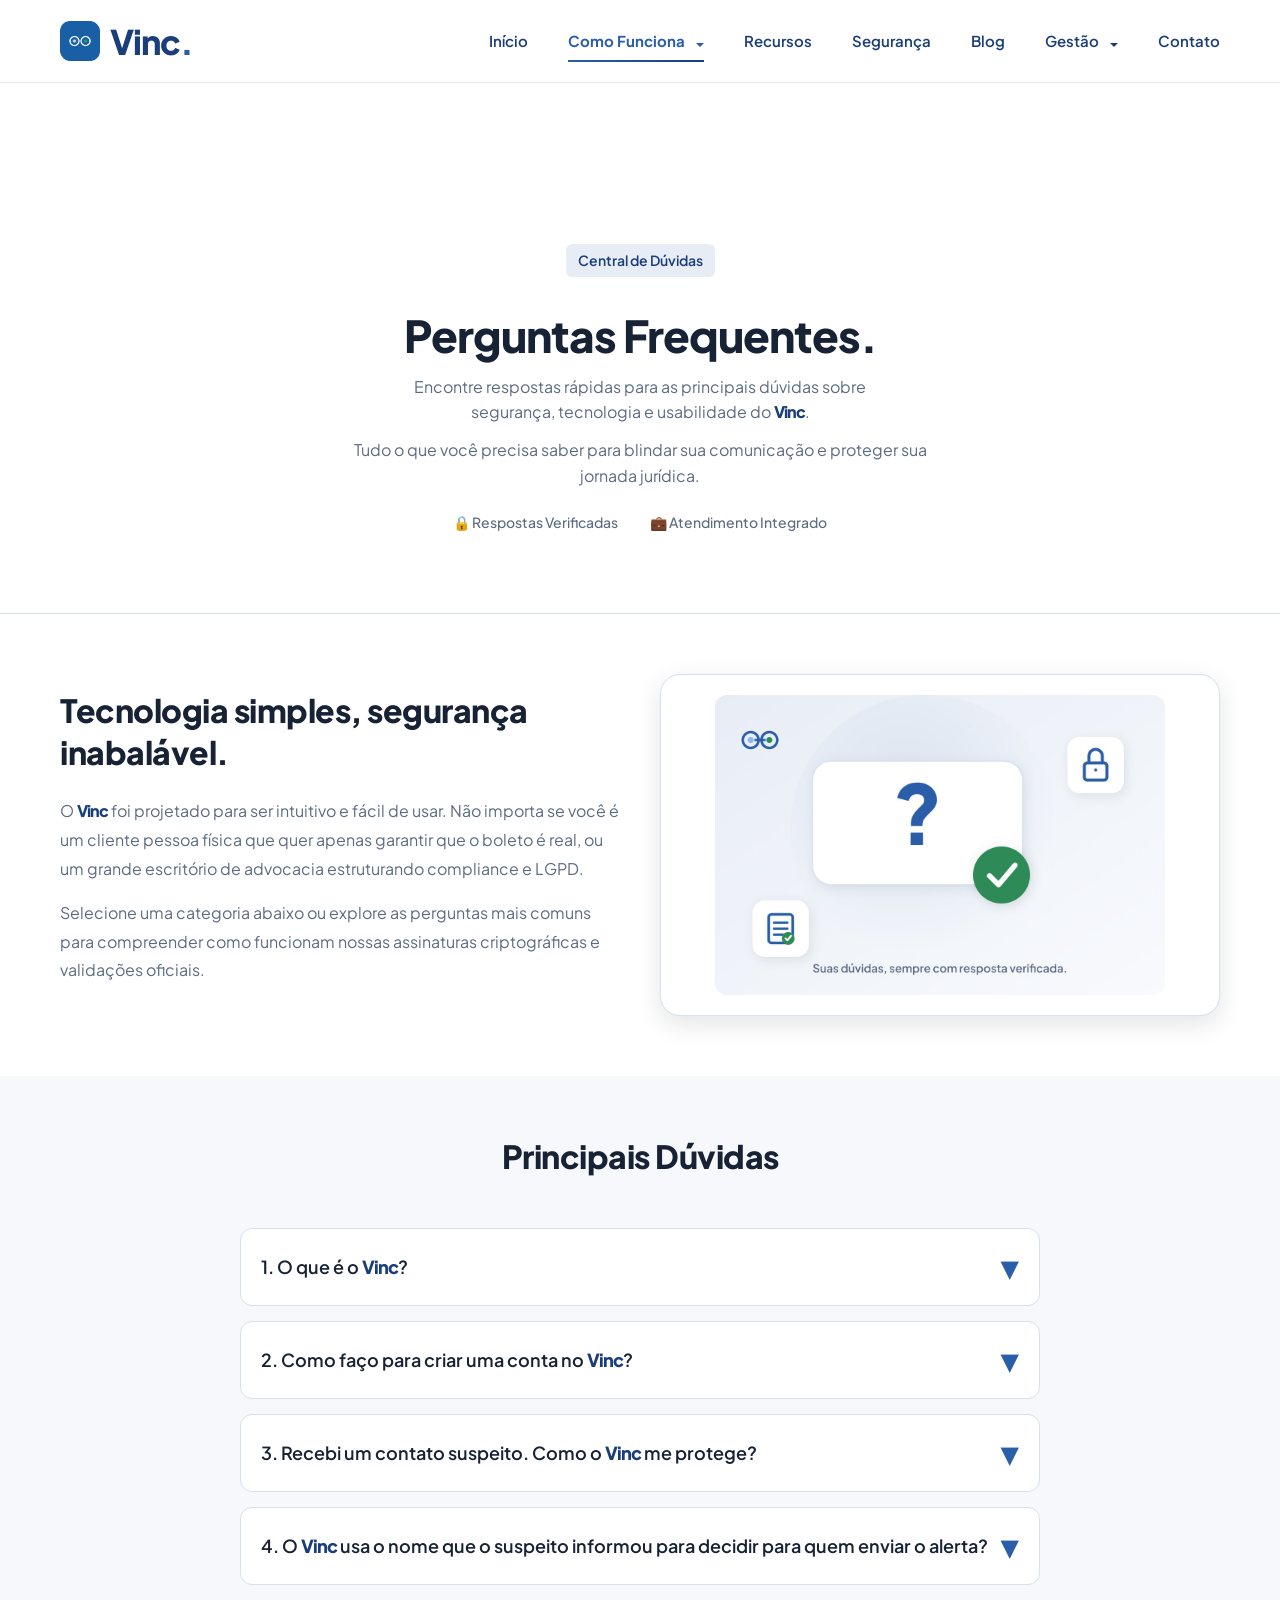
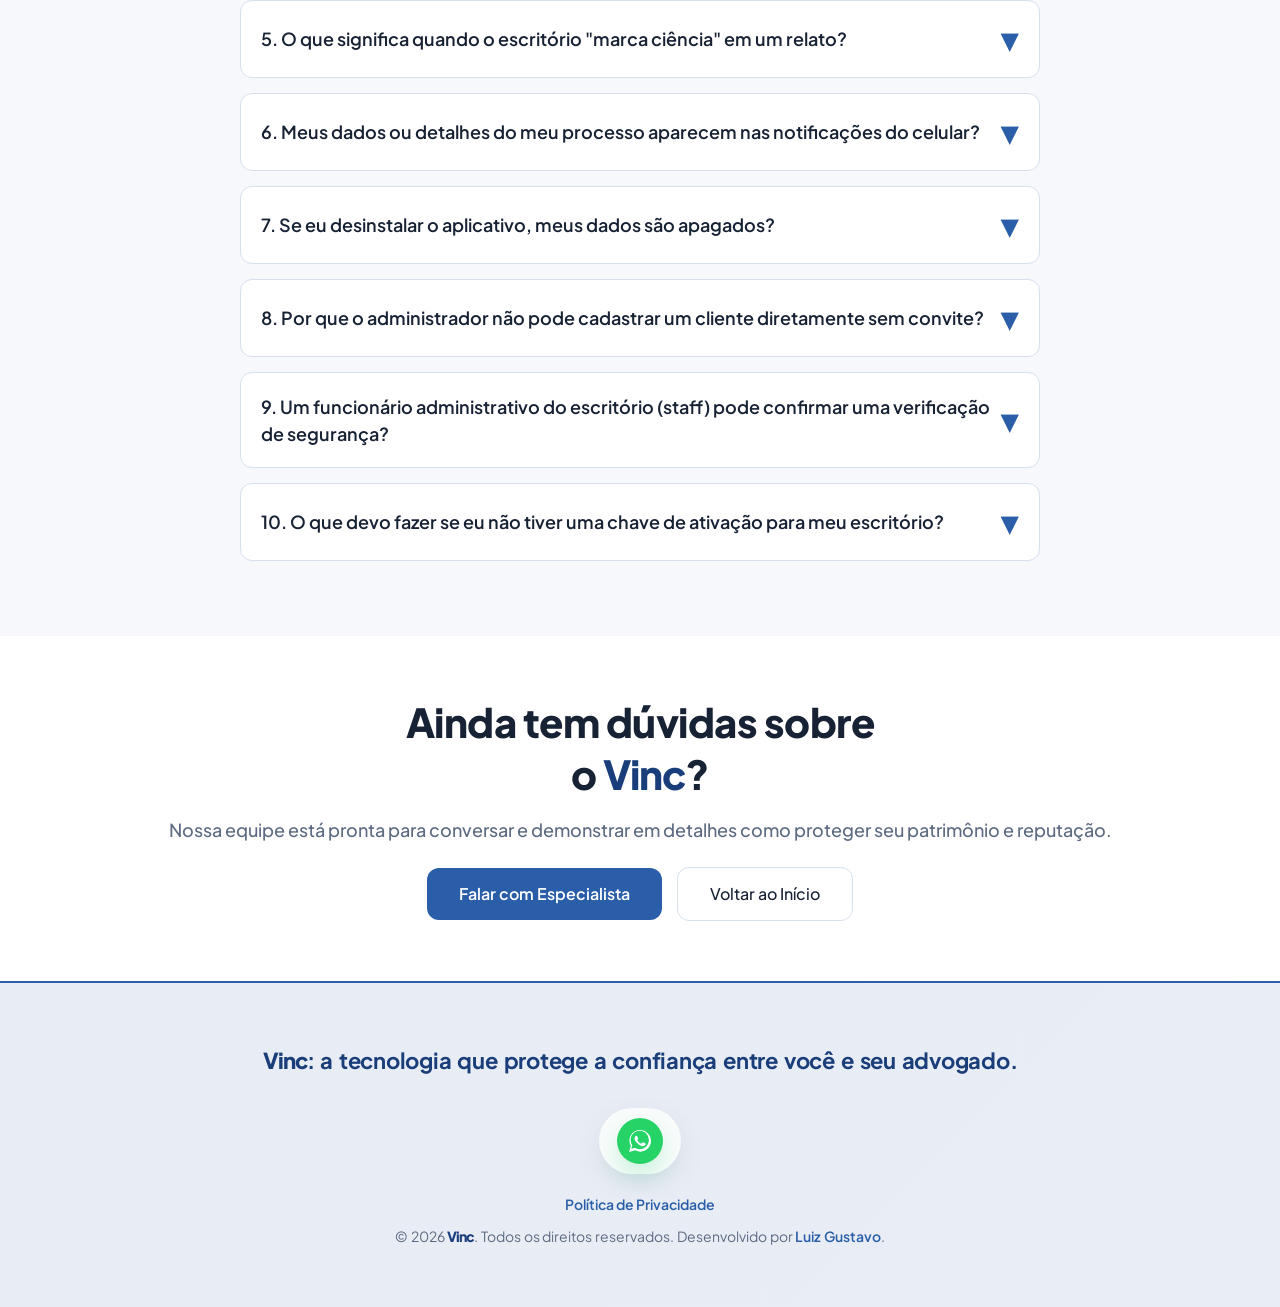
<file: pages/faq.html>
<!DOCTYPE html>
<html lang="pt-BR">
<head>
  <meta charset="UTF-8">
  <meta name="viewport" content="width=device-width, initial-scale=1.0">

  <!-- SEO Principal -->
  <title>Perguntas Frequentes (FAQ) | Vinc - Segurança Digital Jurídica</title>
  <meta name="description" content="Tire suas dúvidas sobre o Vinc e saiba como o app combate golpes do WhatsApp e fraudes de boletos, garantindo a relação advogado-cliente.">
  <link rel="canonical" href="https://www.vincapp.com.br/pages/faq.html">

  <!-- Controle de Indexação -->
  <meta name="robots" content="index, follow">

  <!-- Open Graph (Facebook, LinkedIn, WhatsApp) -->
  <meta property="og:site_name" content="Vinc">
  <meta property="og:type" content="website">
  <meta property="og:title" content="Perguntas Frequentes (FAQ) | Vinc - Segurança Digital Jurídica">
  <meta property="og:description" content="Tire suas dúvidas sobre o Vinc e saiba como o app combate golpes do WhatsApp e fraudes de boletos, garantindo a relação advogado-cliente.">
  <meta property="og:url" content="https://www.vincapp.com.br/pages/faq.html">
  <meta property="og:image" content="https://www.vincapp.com.br/assets/images/vinc_faq_banner.jpg">
  <meta property="og:locale" content="pt_BR">

  <!-- Twitter / X Cards -->
  <meta name="twitter:card" content="summary_large_image">
  <meta name="twitter:title" content="Perguntas Frequentes (FAQ) | Vinc - Segurança Digital Jurídica">
  <meta name="twitter:description" content="Tire suas dúvidas sobre o Vinc e saiba como o app combate golpes do WhatsApp e fraudes de boletos, garantindo a relação advogado-cliente.">
  <meta name="twitter:image" content="https://www.vincapp.com.br/assets/images/vinc_faq_banner.jpg">

  <!-- Favicon -->
  <link rel="icon" href="../assets/icons/vinc_icon_256px_1.png" type="image/png">
  <link rel="apple-touch-icon" href="../assets/icons/vinc_icon_256px_1.png">

  <!-- Dados estruturados Google (JSON-LD para FAQPage): habilita rich snippet de perguntas/respostas no SERP -->
  <script type="application/ld+json">
    {
      "@context": "https://schema.org",
      "@type": "FAQPage",
      "mainEntity": [
        {
          "@type": "Question",
          "name": "O que é o Vinc?",
          "acceptedAnswer": {
            "@type": "Answer",
            "text": "O Vinc é um aplicativo antifraude desenvolvido para garantir a segurança e a legitimidade nos contatos entre clientes, advogados e escritórios de advocacia. Ele cria um canal oficial onde o cliente pode validar se uma abordagem recebida externamente (como mensagens pedindo Pix ou documentos) é realmente oficial."
          }
        },
        {
          "@type": "Question",
          "name": "Como faço para criar uma conta no Vinc?",
          "acceptedAnswer": {
            "@type": "Answer",
            "text": "Para garantir a segurança do sistema, o Vinc é um ecossistema restrito: clientes, advogados e equipe só podem entrar através de um convite oficial enviado pelo administrador do escritório, sem cadastro público aberto. Escritórios precisam de uma chave de ativação temporária, fornecida pela equipe do Vinc após análise de credenciamento."
          }
        },
        {
          "@type": "Question",
          "name": "Recebi um contato suspeito. Como o Vinc me protege?",
          "acceptedAnswer": {
            "@type": "Answer",
            "text": "Ao receber qualquer mensagem ou ligação duvidosa fora do aplicativo, você deve abrir o Vinc, selecionar o seu contrato/caso relacionado e registrar quem a pessoa disse ser e o que ela solicitou. O sistema enviará essa dúvida imediatamente para os advogados oficialmente vinculados ao seu caso no banco de dados."
          }
        },
        {
          "@type": "Question",
          "name": "O Vinc usa o nome que o suspeito informou para decidir para quem enviar o alerta?",
          "acceptedAnswer": {
            "@type": "Answer",
            "text": "Não. O nome informado pelo suspeito é tratado apenas como contexto visual para que o advogado entenda o golpe. O roteamento do alerta é feito estritamente pelo vínculo real registrado no sistema: Cliente, Contrato/Caso, Advogados Vinculados."
          }
        },
        {
          "@type": "Question",
          "name": "O que significa quando o escritório \"marca ciência\" em um relato?",
          "acceptedAnswer": {
            "@type": "Answer",
            "text": "Marcar ciência significa que o escritório visualizou e leu o seu relato de tentativa de fraude. Isso não significa que o contato foi confirmado como legítimo ou que o problema jurídico foi resolvido; serve apenas para informar ao cliente que o escritório está ciente do ocorrido."
          }
        },
        {
          "@type": "Question",
          "name": "Meus dados ou detalhes do meu processo aparecem nas notificações do celular?",
          "acceptedAnswer": {
            "@type": "Answer",
            "text": "Não. Para proteger sua privacidade, as notificações push são genéricas, exibindo apenas avisos operacionais como 'Nova verificação pendente' ou 'Escritório ciente do relato', nunca expondo nomes, valores, links ou detalhes sensíveis na tela de bloqueio."
          }
        },
        {
          "@type": "Question",
          "name": "Se eu desinstalar o aplicativo, meus dados são apagados?",
          "acceptedAnswer": {
            "@type": "Answer",
            "text": "Não. Desinstalar o app realiza apenas uma instalação limpa no aparelho, removendo cache e sessão local. Todos os dados reais (contratos, relatos, vínculos) permanecem protegidos no banco de dados remoto e estarão lá quando você reinstalar e fizer login novamente."
          }
        },
        {
          "@type": "Question",
          "name": "Por que o administrador não pode cadastrar um cliente diretamente sem convite?",
          "acceptedAnswer": {
            "@type": "Answer",
            "text": "O fluxo de convite é o caminho oficial para garantir que o usuário passe pelo processo correto de ativação de conta, aceite de termos e definição de senha de forma segura. O cadastro direto contorna essas etapas de segurança e gera riscos operacionais."
          }
        },
        {
          "@type": "Question",
          "name": "Um funcionário administrativo do escritório (staff) pode confirmar uma verificação de segurança?",
          "acceptedAnswer": {
            "@type": "Answer",
            "text": "Na versão atual do Vinc, membros da equipe administrativa de nível geral não possuem permissão para confirmar códigos sensíveis. Essa responsabilidade é exclusiva dos advogados vinculados ao contrato, profissionais juridicamente responsáveis pelo caso."
          }
        },
        {
          "@type": "Question",
          "name": "O que devo fazer se eu não tiver uma chave de ativação para meu escritório?",
          "acceptedAnswer": {
            "@type": "Answer",
            "text": "Se você é o responsável por um escritório e ainda não possui uma chave, acesse a página de Contato e preencha o formulário 'Solicitar Chave de Ativação'. Você informará seus dados e os do escritório para que a equipe do Vinc realize uma análise e envie as instruções por e-mail."
          }
        }
      ]
    }
  </script>

  <!-- CSS -->
  <link rel="stylesheet" href="../css/1-settings/global.css">
  <link rel="stylesheet" href="../css/1-settings/tipografia.css">
  <link rel="stylesheet" href="../css/2-components/botoes.css">
  <link rel="stylesheet" href="../css/2-components/cards.css">
  <link rel="stylesheet" href="../css/2-components/formularios.css">
  <link rel="stylesheet" href="../css/2-components/modal.css">
  <link rel="stylesheet" href="../css/2-components/menu.css">
  <link rel="stylesheet" href="../css/2-components/rodape.css">
  <link rel="stylesheet" href="../css/3-pages/faq.css">
  <link rel="stylesheet" href="../css/1-settings/responsivo.css">
</head>
<body>
  <a class="skip-link" href="#conteudo-principal">Pular para o conteúdo</a>


  <!-- Cabeçalho -->
  <header class="header">
    <div class="container header-content" id="header-container">
      <a href="../index.html" class="logo" id="logo-main">
        <img src="../assets/icons/vinc_icon_256px_1.png" alt="Logotipo do Vinc" class="logo-icon" width="40" height="40" decoding="async">
        <span class="logo-text">Vinc<span class="logo-dot">.</span></span>
      </a>

      <nav class="menu" id="navigation-menu" aria-label="Menu principal">
        <a href="../index.html">Início</a>
        <div class="menu-item-dropdown">
          <a href="como-funciona.html" id="como-funciona-toggle" class="dropdown-toggle ativo" aria-expanded="false">Como Funciona <span class="arrow"></span></a>
          <div class="submenu">
            <a href="como-funciona.html">Visão Geral</a>
            <a href="faq.html" class="ativo">FAQ</a>
          </div>
        </div>
        <a href="recursos.html">Recursos</a>
        <a href="seguranca.html">Segurança</a>
        <a href="blog.html">Blog</a>
        <div class="menu-item-dropdown">
          <a href="#" id="gestao-toggle" class="dropdown-toggle" aria-expanded="false">Gestão <span class="arrow"></span></a>
          <div class="submenu">
            <a href="advogados.html">Advogados</a>
            <a href="clientes.html">Clientes</a>
            <a href="escritorios.html">Escritório</a>
          </div>
        </div>
        <a href="contato.html">Contato</a>
      </nav>

      <button class="menu-toggle" id="menuToggle" aria-label="Abrir menu" aria-controls="navigation-menu" aria-expanded="false">
        <span class="hamburger"></span>
      </button>
    </div>
  </header>

  <!-- Conteúdo Principal -->
  <main id="conteudo-principal" tabindex="-1">
    <!-- Hero FAQ -->
    <section class="hero-faq" aria-labelledby="faq-hero-title">
      <div class="container">
        <span class="tag">Central de Dúvidas</span>
        <h1 id="faq-hero-title" style="font-size: 44px; font-weight: 800; color: var(--text-primary); margin: 16px 0 12px 0; letter-spacing: -1px;">Perguntas Frequentes.</h1>
        <p class="subtitle">Encontre respostas rápidas para as principais dúvidas sobre segurança, tecnologia e usabilidade do <span class="vinc-brand">Vinc</span>.</p>
        <p class="support-text">Tudo o que você precisa saber para blindar sua comunicação e proteger sua jornada jurídica.</p>

        <div class="hero-seals">
          <div class="seal-item">🔒 Respostas Verificadas</div>
          <div class="seal-item">💼 Atendimento Integrado</div>
        </div>
      </div>
    </section>

    <!-- Introdução -->
    <section class="faq-intro-section" aria-labelledby="faq-intro-title">
      <div class="container">
        <div class="faq-intro-grid">
          <div class="text-content">
            <h2 id="faq-intro-title" style="font-size: 32px; font-weight: 800; color: var(--text-primary); margin-bottom: 24px;">Tecnologia simples, segurança inabalável.</h2>
            <p>O <span class="vinc-brand">Vinc</span> foi projetado para ser intuitivo e fácil de usar. Não importa se você é um cliente pessoa física que quer apenas garantir que o boleto é real, ou um grande escritório de advocacia estruturando compliance e LGPD.</p>
            <p>Selecione uma categoria abaixo ou explore as perguntas mais comuns para compreender como funcionam nossas assinaturas criptográficas e validações oficiais.</p>
          </div>

          <div class="image-card">
            <div class="image-content">
              <img src="../assets/images/vinc_faq_banner.jpg" alt="Suporte Vinc" width="450" height="300" decoding="async">
            </div>
          </div>
        </div>
      </div>
    </section>

    <!-- FAQ Accordion -->
    <section class="faq-section" aria-labelledby="faq-questions-title">
      <div class="container">
        <h2 id="faq-questions-title" style="text-align: center; font-size: 32px; font-weight: 800; color: var(--text-primary); margin-bottom: 50px;">Principais Dúvidas</h2>

        <div class="faq-container">
          <!-- Item 1 -->
          <div class="accordion-item">
            <div class="accordion-header" role="button" aria-expanded="false" tabindex="0">
              <h3>1. O que é o <span class="vinc-brand">Vinc</span>?</h3>
              <span class="accordion-arrow">▼</span>
            </div>
            <div class="accordion-content" style="max-height: 0px;">
              <p>O <span class="vinc-brand">Vinc</span> é um aplicativo antifraude desenvolvido para garantir a segurança e a legitimidade nos contatos entre clientes, advogados e escritórios de advocacia. Ele cria um canal oficial onde o cliente pode validar se uma abordagem recebida externamente (como mensagens pedindo Pix ou documentos) é realmente oficial.</p>
            </div>
          </div>

          <!-- Item 2 -->
          <div class="accordion-item">
            <div class="accordion-header" role="button" aria-expanded="false" tabindex="0">
              <h3>2. Como faço para criar uma conta no <span class="vinc-brand">Vinc</span>?</h3>
              <span class="accordion-arrow">▼</span>
            </div>
            <div class="accordion-content" style="max-height: 0px;">
              <p>Para garantir a segurança do sistema, o <span class="vinc-brand">Vinc</span> é um ecossistema restrito:</p>
              <ul style="margin-top: 8px; padding-left: 20px; list-style-type: disc;">
                <li style="margin-bottom: 6px;"><strong>Clientes, Advogados e Equipe:</strong> Só podem entrar no aplicativo através de um convite oficial enviado pelo administrador do escritório. Não existe um cadastro público aberto para evitar a entrada de fraudadores.</li>
                <li><strong>Escritórios:</strong> A criação de um novo ambiente para um escritório exige uma chave de ativação temporária, fornecida pela equipe do <span class="vinc-brand">Vinc</span> após análise de credenciamento.</li>
              </ul>
            </div>
          </div>

          <!-- Item 3 -->
          <div class="accordion-item">
            <div class="accordion-header" role="button" aria-expanded="false" tabindex="0">
              <h3>3. Recebi um contato suspeito. Como o <span class="vinc-brand">Vinc</span> me protege?</h3>
              <span class="accordion-arrow">▼</span>
            </div>
            <div class="accordion-content" style="max-height: 0px;">
              <p>Ao receber qualquer mensagem ou ligação duvidosa fora do aplicativo, você deve abrir o <span class="vinc-brand">Vinc</span>, selecionar o seu contrato/caso relacionado e registrar quem a pessoa disse ser e o que ela solicitou. O sistema enviará essa dúvida imediatamente para os advogados que estão oficialmente vinculados ao seu caso no banco de dados.</p>
            </div>
          </div>

          <!-- Item 4 -->
          <div class="accordion-item">
            <div class="accordion-header" role="button" aria-expanded="false" tabindex="0">
              <h3>4. O <span class="vinc-brand">Vinc</span> usa o nome que o suspeito informou para decidir para quem enviar o alerta?</h3>
              <span class="accordion-arrow">▼</span>
            </div>
            <div class="accordion-content" style="max-height: 0px;">
              <p>Não. Esta é uma regra fundamental de segurança. O nome informado pelo suspeito é tratado apenas como contexto visual para que o advogado entenda o golpe. O roteamento do alerta é feito estritamente pelo vínculo real registrado no sistema: Cliente → Contrato/Caso → Advogados Vinculados.</p>
            </div>
          </div>

          <!-- Item 5 -->
          <div class="accordion-item">
            <div class="accordion-header" role="button" aria-expanded="false" tabindex="0">
              <h3>5. O que significa quando o escritório "marca ciência" em um relato?</h3>
              <span class="accordion-arrow">▼</span>
            </div>
            <div class="accordion-content" style="max-height: 0px;">
              <p>"Marcar ciência" significa que o escritório visualizou e leu o seu relato de tentativa de fraude.</p>
              <p style="margin-top: 8px; color: var(--alert); font-weight: 500;">Atenção: Isso não significa que o contato foi confirmado como legítimo ou que o problema jurídico foi resolvido; serve apenas para informar ao cliente que o escritório está ciente do ocorrido.</p>
            </div>
          </div>

          <!-- Item 6 -->
          <div class="accordion-item">
            <div class="accordion-header" role="button" aria-expanded="false" tabindex="0">
              <h3>6. Meus dados ou detalhes do meu processo aparecem nas notificações do celular?</h3>
              <span class="accordion-arrow">▼</span>
            </div>
            <div class="accordion-content" style="max-height: 0px;">
              <p>Não. Para proteger sua privacidade, as notificações push são genéricas. Elas exibem apenas avisos operacionais, como "Nova verificação pendente" ou "Escritório ciente do relato", nunca expondo nomes, valores, links ou detalhes sensíveis na tela de bloqueio.</p>
            </div>
          </div>

          <!-- Item 7 -->
          <div class="accordion-item">
            <div class="accordion-header" role="button" aria-expanded="false" tabindex="0">
              <h3>7. Se eu desinstalar o aplicativo, meus dados são apagados?</h3>
              <span class="accordion-arrow">▼</span>
            </div>
            <div class="accordion-content" style="max-height: 0px;">
              <p>Não. Desinstalar o app realiza apenas uma "instalação limpa" no aparelho, removendo cache e sua sessão local. Todos os seus dados reais (contratos, relatos, vínculos) permanecem protegidos no banco de dados remoto do sistema e estarão lá quando você reinstalar e fizer login novamente.</p>
            </div>
          </div>

          <!-- Item 8 -->
          <div class="accordion-item">
            <div class="accordion-header" role="button" aria-expanded="false" tabindex="0">
              <h3>8. Por que o administrador não pode cadastrar um cliente diretamente sem convite?</h3>
              <span class="accordion-arrow">▼</span>
            </div>
            <div class="accordion-content" style="max-height: 0px;">
              <p>O fluxo de convite é o caminho oficial para garantir que o usuário passe pelo processo correto de ativação de conta, aceite de termos e definição de senha de forma segura. O cadastro direto contorna essas etapas de segurança e gera riscos operacionais.</p>
            </div>
          </div>

          <!-- Item 9 -->
          <div class="accordion-item">
            <div class="accordion-header" role="button" aria-expanded="false" tabindex="0">
              <h3>9. Um funcionário administrativo do escritório (staff) pode confirmar uma verificação de segurança?</h3>
              <span class="accordion-arrow">▼</span>
            </div>
            <div class="accordion-content" style="max-height: 0px;">
              <p>Na versão atual do <span class="vinc-brand">Vinc</span>, membros da equipe administrativa de nível geral não possuem permissão para confirmar códigos sensíveis. Essa responsabilidade é exclusiva dos advogados vinculados ao contrato, que são os profissionais juridicamente responsáveis pelo caso.</p>
            </div>
          </div>

          <!-- Item 10 -->
          <div class="accordion-item">
            <div class="accordion-header" role="button" aria-expanded="false" tabindex="0">
              <h3>10. O que devo fazer se eu não tiver uma chave de ativação para meu escritório?</h3>
              <span class="accordion-arrow">▼</span>
            </div>
            <div class="accordion-content" style="max-height: 0px;">
              <p>Se você é o responsável por um escritório e ainda não possui uma chave, acesse a página de <a href="contato.html">Contato</a> e preencha o formulário "Solicitar Chave de Ativação". Você informará seus dados e os do escritório para que a equipe do <span class="vinc-brand">Vinc</span> realize uma análise e envie as instruções por e-mail.</p>
            </div>
          </div>
        </div>
      </div>
    </section>

    <!-- CTA Final -->
    <section class="final-cta-faq">
      <div class="container">
        <h2>Ainda tem dúvidas sobre o <span class="vinc-brand">Vinc</span>?</h2>
        <p class="cta-subtitle">Nossa equipe está pronta para conversar e demonstrar em detalhes como proteger seu patrimônio e reputação.</p>
        <div class="cta-buttons">
          <a href="contato.html" class="btn-primary">Falar com Especialista</a>
          <a href="../index.html" class="btn-secondary">Voltar ao Início</a>
        </div>
      </div>
    </section>
  </main>

  <!-- Rodapé -->
  <footer>
    <div class="footer-content" id="footer-container">
      <p class="footer-main">
        <span class="vinc-brand">Vinc</span>: a tecnologia que protege a confiança entre você e seu advogado.
      </p>
      <div class="footer-whatsapp-wrap">
        <a href="https://wa.me/5531992609970" class="footer-whatsapp" target="_blank" rel="noopener noreferrer" aria-label="Fale pelo WhatsApp">
          <svg viewBox="0 0 24 24" fill="currentColor" aria-hidden="true" width="24" height="24">
            <path d="M17.472 14.382c-.297-.149-1.758-.867-2.03-.966-.272-.099-.471-.149-.67.149-.198.297-.768.966-.941 1.165-.173.198-.347.223-.644.074-.297-.149-1.255-.462-2.39-1.475-.883-.788-1.48-1.761-1.653-2.059-.173-.297-.018-.458.13-.606.134-.133.297-.347.446-.521.149-.174.199-.297.298-.496.099-.198.05-.372-.025-.521-.074-.149-.669-1.612-.916-2.207-.242-.579-.487-.5-.669-.51-.173-.008-.372-.01-.571-.01-.198 0-.521.074-.792.372-.271.297-1.036 1.018-1.036 2.479 0 1.462 1.061 2.875 1.207 3.073.146.198 2.089 3.2 5.076 4.487.709.306 1.262.49 1.694.626.712.227 1.36.195 1.872.118.571-.085 1.758-.719 2.006-1.413.248-.694.248-1.289.173-1.413-.074-.124-.272-.198-.57-.347Z" />
            <path d="M20.52 3.449A11.93 11.93 0 0 0 12.003 0C5.64 0 0.495 5.145.495 11.51c0 2.027.53 4.004 1.537 5.748L0 24l6.924-1.818a11.95 11.95 0 0 0 5.56 1.415h.004c6.364 0 11.509-5.145 11.509-11.51 0-3.074-1.197-5.97-3.367-8.14ZM12.003 21.09h-.003a9.92 9.92 0 0 1-5.05-1.387l-.362-.215-4.107 1.078 1.096-4.001-.236-.367a9.91 9.91 0 0 1-1.535-5.31c0-5.49 4.47-9.96 9.96-9.96 2.66 0 5.16 1.035 7.035 2.912a9.9 9.9 0 0 1 2.912 7.035c0 5.49-4.47 9.96-9.96 9.96Z" />
          </svg>
        </a>
        <a href="https://wa.me/5531992609970" class="footer-whatsapp-text" target="_blank" rel="noopener noreferrer">Dúvidas? Converse comigo!</a>
      </div>
      <p class="footer-links">
        <a href="privacidade.html">Política de Privacidade</a>
      </p>
      <p class="footer-copy">
        © 2026 <span class="vinc-brand">Vinc</span>. Todos os direitos reservados. Desenvolvido por <a href="https://www.luizgustavodev.com/" target="_blank" rel="noopener noreferrer">Luiz Gustavo</a>.
      </p>
    </div>
  </footer>

  <script src="../js/script.js" type="module"></script>
</body>
</html>
</file>
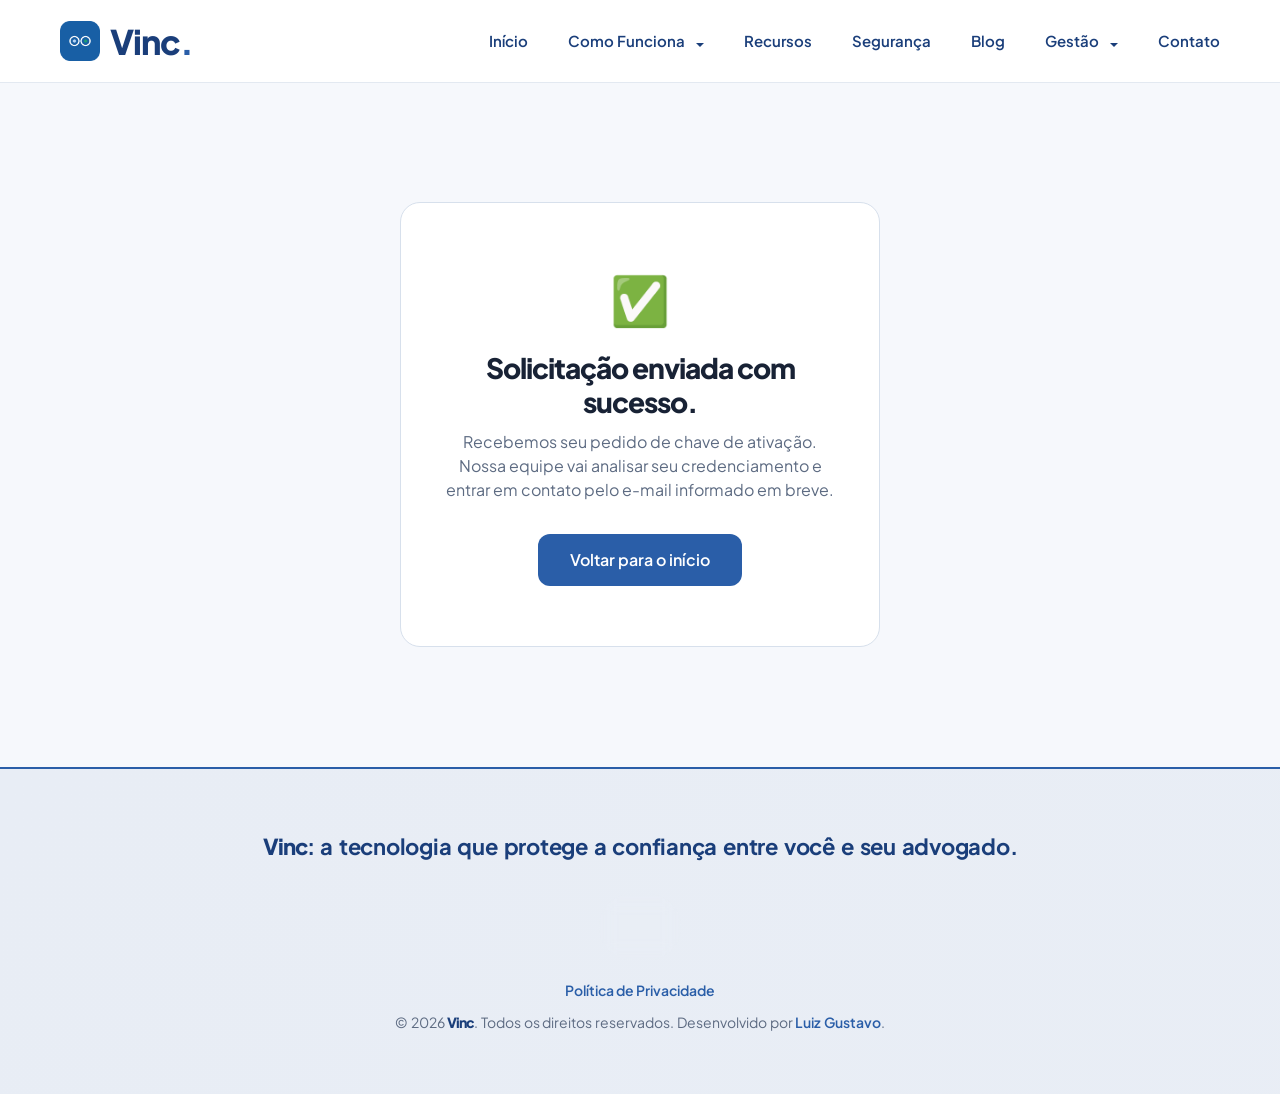
<file: pages/obrigado.html>
<!DOCTYPE html>
<html lang="pt-BR">
<head>
  <meta charset="UTF-8">
  <meta name="viewport" content="width=device-width, initial-scale=1.0">

  <!-- SEO Principal -->
  <title>Solicitação Enviada | Vinc</title>
  <meta name="description" content="Sua solicitação de chave de ativação foi enviada com sucesso. A equipe do Vinc entrará em contato em breve.">
  <link rel="canonical" href="https://www.vincapp.com.br/pages/obrigado.html">

  <!-- Controle de Indexação: página transacional, não deve ser indexada -->
  <meta name="robots" content="noindex, follow">

  <!-- Favicon -->
  <link rel="icon" href="../assets/icons/vinc_icon_256px_1.png" type="image/png">
  <link rel="apple-touch-icon" href="../assets/icons/vinc_icon_256px_1.png">

  <!-- CSS -->
  <link rel="stylesheet" href="../css/1-settings/global.css">
  <link rel="stylesheet" href="../css/1-settings/tipografia.css">
  <link rel="stylesheet" href="../css/2-components/botoes.css">
  <link rel="stylesheet" href="../css/2-components/menu.css">
  <link rel="stylesheet" href="../css/2-components/rodape.css">
  <link rel="stylesheet" href="../css/3-pages/obrigado.css">
  <link rel="stylesheet" href="../css/1-settings/responsivo.css">
</head>
<body>
  <a class="skip-link" href="#conteudo-principal">Pular para o conteúdo</a>


  <!-- Cabeçalho -->
  <header class="header">
    <div class="container header-content" id="header-container">
      <a href="../index.html" class="logo" id="logo-main">
        <img src="../assets/icons/vinc_icon_256px_1.png" alt="Logotipo do Vinc" class="logo-icon" width="40" height="40" decoding="async">
        <span class="logo-text">Vinc<span class="logo-dot">.</span></span>
      </a>

      <nav class="menu" id="navigation-menu" aria-label="Menu principal">
        <a href="../index.html">Início</a>
        <div class="menu-item-dropdown">
          <a href="como-funciona.html" id="como-funciona-toggle" class="dropdown-toggle" aria-expanded="false">Como Funciona <span class="arrow"></span></a>
          <div class="submenu">
            <a href="como-funciona.html">Visão Geral</a>
            <a href="faq.html">FAQ</a>
          </div>
        </div>
        <a href="recursos.html">Recursos</a>
        <a href="seguranca.html">Segurança</a>
        <a href="blog.html">Blog</a>
        <div class="menu-item-dropdown">
          <a href="#" id="gestao-toggle" class="dropdown-toggle" aria-expanded="false">Gestão <span class="arrow"></span></a>
          <div class="submenu">
            <a href="advogados.html">Advogados</a>
            <a href="clientes.html">Clientes</a>
            <a href="escritorios.html">Escritório</a>
          </div>
        </div>
        <a href="contato.html">Contato</a>
      </nav>

      <button class="menu-toggle" id="menuToggle" aria-label="Abrir menu" aria-controls="navigation-menu" aria-expanded="false">
        <span class="hamburger"></span>
      </button>
    </div>
  </header>

  <!-- Conteúdo Principal -->
  <main id="conteudo-principal" tabindex="-1">
    <section class="thanks-section" aria-labelledby="thanks-title">
      <div class="container">
        <div class="thanks-card">
          <div class="thanks-icon" aria-hidden="true">✅</div>
          <h1 id="thanks-title">Solicitação enviada com sucesso.</h1>
          <p>Recebemos seu pedido de chave de ativação. Nossa equipe vai analisar seu credenciamento e entrar em contato pelo e-mail informado em breve.</p>
          <a href="../index.html" class="btn-primary">Voltar para o início</a>
        </div>
      </div>
    </section>
  </main>

  <!-- Rodapé -->
  <footer>
    <div class="footer-content" id="footer-container">
      <p class="footer-main">
        <span class="vinc-brand">Vinc</span>: a tecnologia que protege a confiança entre você e seu advogado.
      </p>
      <div class="footer-whatsapp-wrap">
        <a href="https://wa.me/5531992609970" class="footer-whatsapp" target="_blank" rel="noopener noreferrer" aria-label="Fale pelo WhatsApp">
          <svg viewBox="0 0 24 24" fill="currentColor" aria-hidden="true" width="24" height="24">
            <path d="M17.472 14.382c-.297-.149-1.758-.867-2.03-.966-.272-.099-.471-.149-.67.149-.198.297-.768.966-.941 1.165-.173.198-.347.223-.644.074-.297-.149-1.255-.462-2.39-1.475-.883-.788-1.48-1.761-1.653-2.059-.173-.297-.018-.458.13-.606.134-.133.297-.347.446-.521.149-.174.199-.297.298-.496.099-.198.05-.372-.025-.521-.074-.149-.669-1.612-.916-2.207-.242-.579-.487-.5-.669-.51-.173-.008-.372-.01-.571-.01-.198 0-.521.074-.792.372-.271.297-1.036 1.018-1.036 2.479 0 1.462 1.061 2.875 1.207 3.073.146.198 2.089 3.2 5.076 4.487.709.306 1.262.49 1.694.626.712.227 1.36.195 1.872.118.571-.085 1.758-.719 2.006-1.413.248-.694.248-1.289.173-1.413-.074-.124-.272-.198-.57-.347Z" />
            <path d="M20.52 3.449A11.93 11.93 0 0 0 12.003 0C5.64 0 0.495 5.145.495 11.51c0 2.027.53 4.004 1.537 5.748L0 24l6.924-1.818a11.95 11.95 0 0 0 5.56 1.415h.004c6.364 0 11.509-5.145 11.509-11.51 0-3.074-1.197-5.97-3.367-8.14ZM12.003 21.09h-.003a9.92 9.92 0 0 1-5.05-1.387l-.362-.215-4.107 1.078 1.096-4.001-.236-.367a9.91 9.91 0 0 1-1.535-5.31c0-5.49 4.47-9.96 9.96-9.96 2.66 0 5.16 1.035 7.035 2.912a9.9 9.9 0 0 1 2.912 7.035c0 5.49-4.47 9.96-9.96 9.96Z" />
          </svg>
        </a>
        <a href="https://wa.me/5531992609970" class="footer-whatsapp-text" target="_blank" rel="noopener noreferrer">Dúvidas? Converse comigo!</a>
      </div>
      <p class="footer-links">
        <a href="privacidade.html">Política de Privacidade</a>
      </p>
      <p class="footer-copy">
        © 2026 <span class="vinc-brand">Vinc</span>. Todos os direitos reservados. Desenvolvido por <a href="https://www.luizgustavodev.com/" target="_blank" rel="noopener noreferrer">Luiz Gustavo</a>.
      </p>
    </div>
  </footer>

  <script src="../js/script.js" type="module"></script>
</body>
</html>
</file>
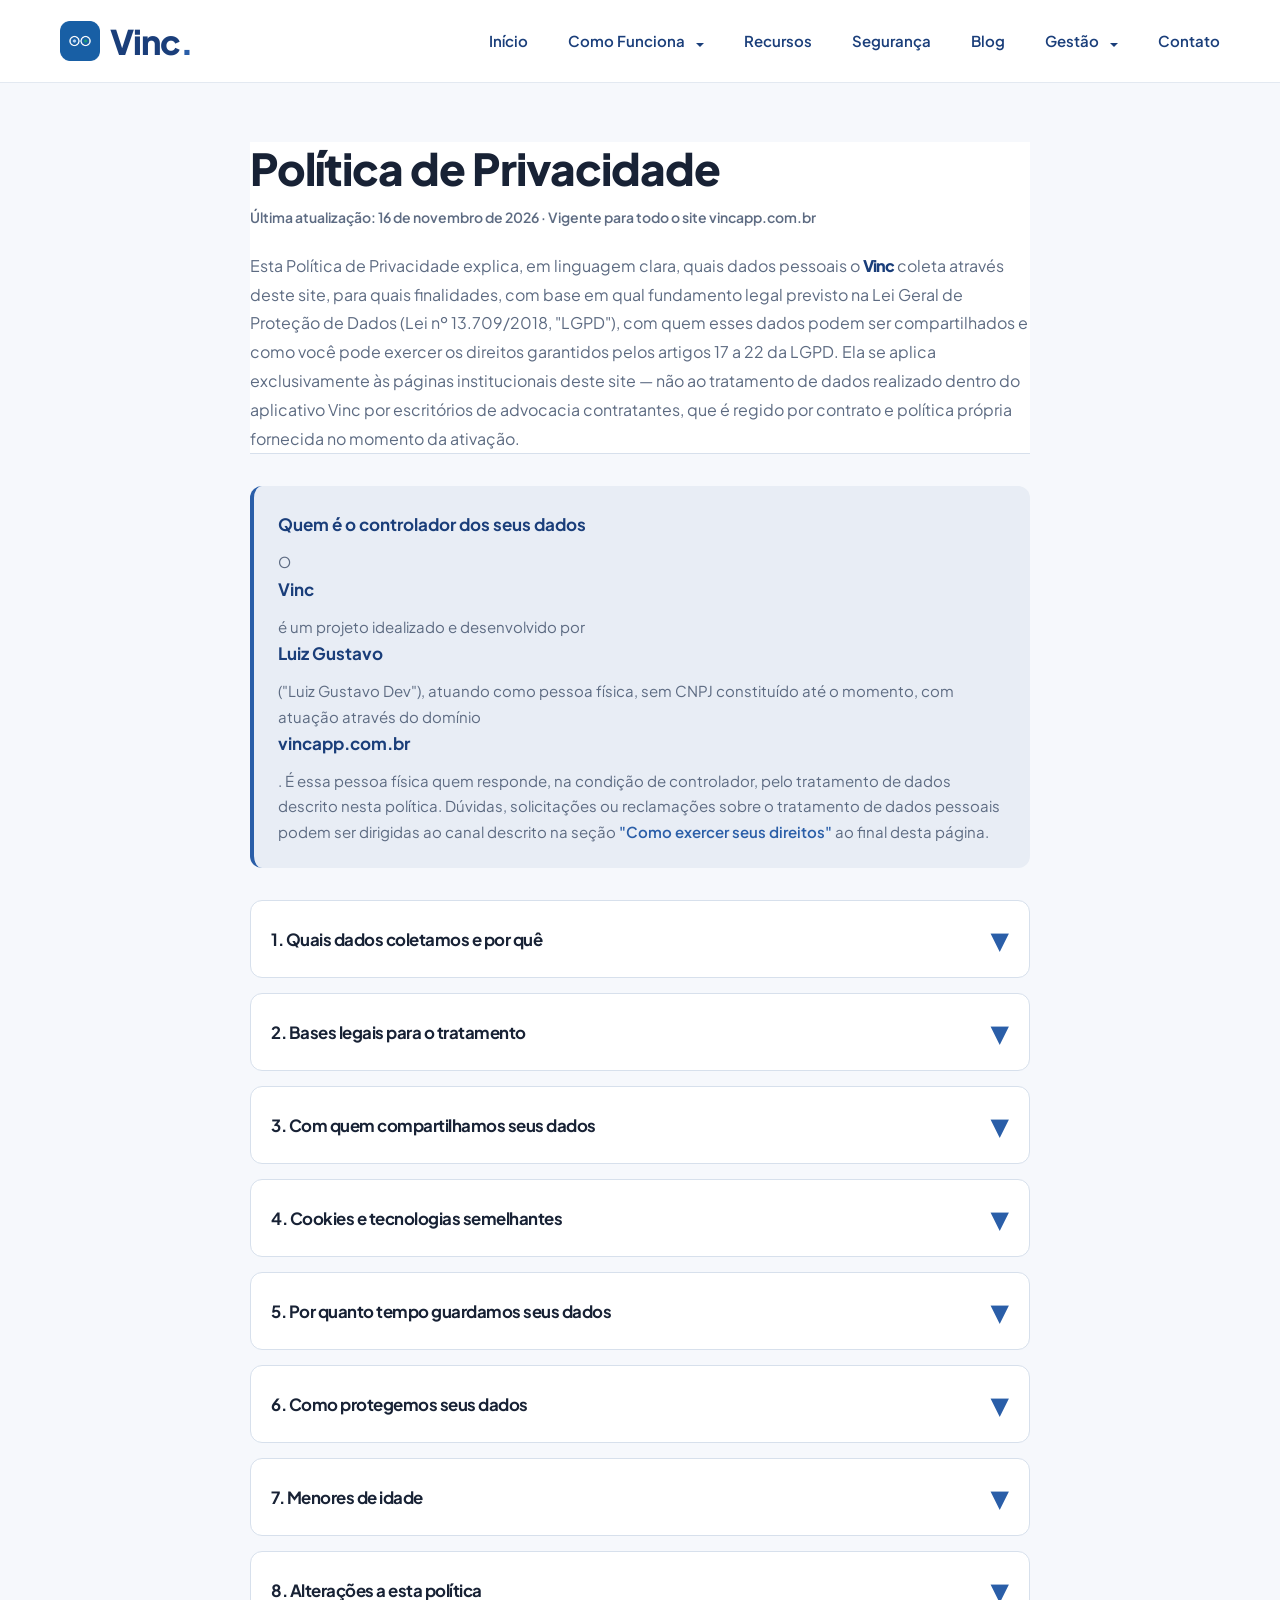
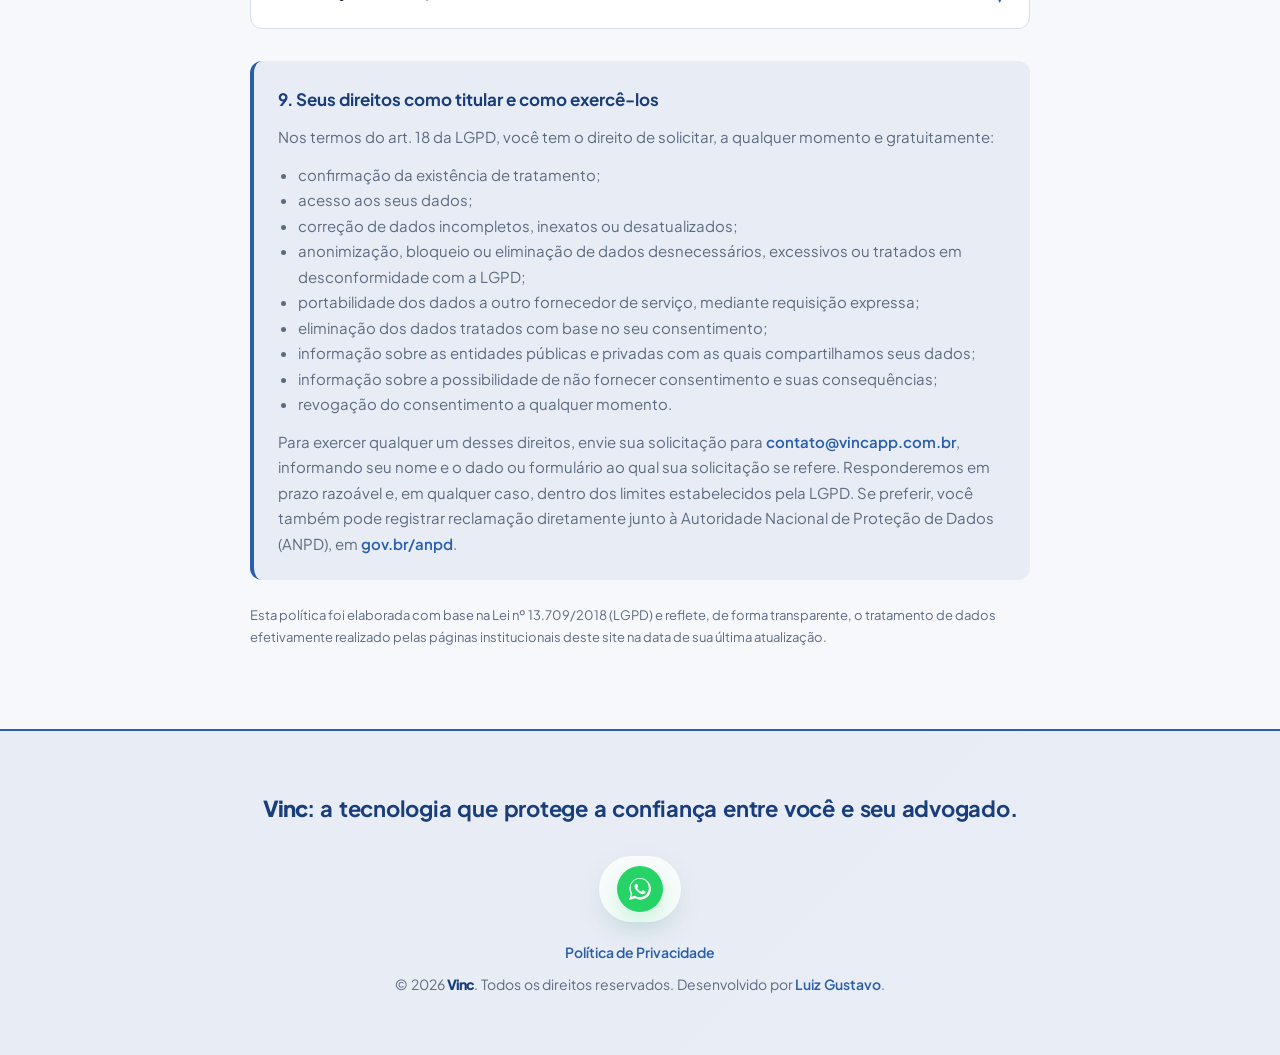
<file: pages/privacidade.html>
<!DOCTYPE html>
<html lang="pt-BR">
<head>
  <meta charset="UTF-8">
  <meta name="viewport" content="width=device-width, initial-scale=1.0">

  <!-- SEO Principal -->
  <title>Política de Privacidade | Vinc</title>
  <meta name="description" content="Saiba quais dados o Vinc coleta, com quem compartilha, com base em qual fundamento legal da LGPD, e como exercer seus direitos como titular.">
  <link rel="canonical" href="https://www.vincapp.com.br/pages/privacidade.html">

  <!-- Controle de Indexação -->
  <meta name="robots" content="index, follow">

  <!-- Open Graph (Facebook, LinkedIn, WhatsApp) -->
  <meta property="og:site_name" content="Vinc">
  <meta property="og:type" content="website">
  <meta property="og:title" content="Política de Privacidade | Vinc">
  <meta property="og:description" content="Saiba quais dados o Vinc coleta, com quem compartilha e como exercer seus direitos como titular, conforme a LGPD.">
  <meta property="og:url" content="https://www.vincapp.com.br/pages/privacidade.html">
  <meta property="og:image" content="https://www.vincapp.com.br/assets/images/vinc_advocacy_shield.jpg">
  <meta property="og:locale" content="pt_BR">

  <!-- Twitter / X Cards -->
  <meta name="twitter:card" content="summary_large_image">
  <meta name="twitter:title" content="Política de Privacidade | Vinc">
  <meta name="twitter:description" content="Saiba quais dados o Vinc coleta, com quem compartilha e como exercer seus direitos como titular, conforme a LGPD.">
  <meta name="twitter:image" content="https://www.vincapp.com.br/assets/images/vinc_advocacy_shield.jpg">

  <!-- Favicon -->
  <link rel="icon" href="../assets/icons/vinc_icon_256px_1.png" type="image/png">
  <link rel="apple-touch-icon" href="../assets/icons/vinc_icon_256px_1.png">

  <!-- CSS -->
  <link rel="stylesheet" href="../css/1-settings/global.css">
  <link rel="stylesheet" href="../css/1-settings/tipografia.css">
  <link rel="stylesheet" href="../css/2-components/botoes.css">
  <link rel="stylesheet" href="../css/2-components/cards.css">
  <link rel="stylesheet" href="../css/2-components/menu.css">
  <link rel="stylesheet" href="../css/2-components/rodape.css">
  <link rel="stylesheet" href="../css/3-pages/privacidade.css">
  <link rel="stylesheet" href="../css/1-settings/responsivo.css">
</head>
<body>
  <a class="skip-link" href="#conteudo-principal">Pular para o conteúdo</a>


  <!-- Cabeçalho -->
  <header class="header">
    <div class="container header-content" id="header-container">
      <a href="../index.html" class="logo" id="logo-main">
        <img src="../assets/icons/vinc_icon_256px_1.png" alt="Logotipo do Vinc" class="logo-icon" width="40" height="40" decoding="async">
        <span class="logo-text">Vinc<span class="logo-dot">.</span></span>
      </a>

      <nav class="menu" id="navigation-menu" aria-label="Menu principal">
        <a href="../index.html">Início</a>
        <div class="menu-item-dropdown">
          <a href="como-funciona.html" id="como-funciona-toggle" class="dropdown-toggle" aria-expanded="false">Como Funciona <span class="arrow"></span></a>
          <div class="submenu">
            <a href="como-funciona.html">Visão Geral</a>
            <a href="faq.html">FAQ</a>
          </div>
        </div>
        <a href="recursos.html">Recursos</a>
        <a href="seguranca.html">Segurança</a>
        <a href="blog.html">Blog</a>
        <div class="menu-item-dropdown">
          <a href="#" id="gestao-toggle" class="dropdown-toggle" aria-expanded="false">Gestão <span class="arrow"></span></a>
          <div class="submenu">
            <a href="advogados.html">Advogados</a>
            <a href="clientes.html">Clientes</a>
            <a href="escritorios.html">Escritório</a>
          </div>
        </div>
        <a href="contato.html">Contato</a>
      </nav>

      <button class="menu-toggle" id="menuToggle" aria-label="Abrir menu" aria-controls="navigation-menu" aria-expanded="false">
        <span class="hamburger"></span>
      </button>
    </div>
  </header>

  <!-- Conteúdo Principal -->
  <main id="conteudo-principal" tabindex="-1">
    <section class="legal-section" aria-labelledby="privacy-title">
      <div class="container legal-container">

        <header class="legal-header">
          <h1 id="privacy-title">Política de Privacidade</h1>
          <p class="legal-updated">Última atualização: 16 de novembro de 2026 · Vigente para todo o site vincapp.com.br</p>
          <p class="legal-intro">
            Esta Política de Privacidade explica, em linguagem clara, quais dados pessoais o
            <span class="vinc-brand">Vinc</span> coleta através deste site, para quais finalidades, com base em qual
            fundamento legal previsto na Lei Geral de Proteção de Dados (Lei nº 13.709/2018, "LGPD"), com quem esses
            dados podem ser compartilhados e como você pode exercer os direitos garantidos pelos artigos 17 a 22 da
            LGPD. Ela se aplica exclusivamente às páginas institucionais deste site — não ao tratamento de dados
            realizado dentro do aplicativo Vinc por escritórios de advocacia contratantes, que é regido por contrato
            e política própria fornecida no momento da ativação.
          </p>
        </header>

        <!-- Identificação do Controlador -->
        <div class="legal-callout" id="legal-controller">
          <strong>Quem é o controlador dos seus dados</strong>
          <p>
            O <strong>Vinc</strong> é um projeto idealizado e desenvolvido por <strong>Luiz Gustavo</strong>
            ("Luiz Gustavo Dev"), atuando como pessoa física, sem CNPJ constituído até o momento, com atuação
            através do domínio <strong>vincapp.com.br</strong>. É essa pessoa física quem responde, na condição
            de controlador, pelo tratamento de dados descrito nesta política. Dúvidas, solicitações ou
            reclamações sobre o tratamento de dados pessoais podem ser dirigidas ao canal descrito na seção
            <a href="#legal-rights">"Como exercer seus direitos"</a> ao final desta página.
          </p>
        </div>

        <div class="legal-accordion">

          <!-- 1 -->
          <div class="accordion-item">
            <div class="accordion-header" role="button" aria-expanded="false" tabindex="0">
              <h2>1. Quais dados coletamos e por quê</h2>
              <span class="accordion-arrow">▼</span>
            </div>
            <div class="accordion-content" style="max-height: 0px;">
              <p>Coletamos apenas os dados que você mesmo nos fornece de forma ativa, em três pontos deste site:</p>
              <ul style="list-style-type: disc; padding-left: 20px; margin: 12px 0;">
                <li style="margin-bottom: 10px;">
                  <strong>Formulário de Solicitação de Chave de Ativação</strong> (página <em>Contato</em>): nome
                  completo, e-mail, seu perfil (advogado autônomo, escritório ou cliente) e, opcionalmente, uma
                  mensagem livre que pode conter dados profissionais como número de inscrição na OAB ou CNPJ do
                  escritório. Usamos esses dados exclusivamente para analisar seu credenciamento e enviar as
                  instruções de ativação por e-mail.
                </li>
                <li style="margin-bottom: 10px;">
                  <strong>Cadastro de Newsletter</strong> (barra lateral do Blog e páginas de artigo): nome e e-mail,
                  usados exclusivamente para enviar conteúdos educativos sobre segurança jurídica e prevenção a
                  fraudes, com frequência definida por você através do link de descadastro presente em cada envio.
                </li>
                <li>
                  <strong>Feedback de Artigo</strong> (seção "Compartilhe sua Opinião", ao final de cada artigo do
                  Blog): avaliação selecionada, temas de interesse marcados e, opcionalmente, um comentário livre.
                  Usados exclusivamente para orientar nossa pauta editorial; não é vinculado a nenhum dado de
                  identificação, pois o formulário não pede nome ou e-mail.
                </li>
              </ul>
              <p>
                Não operamos, nas páginas institucionais deste site, formulários de login, área logada ou coleta de
                dados sensíveis (art. 5º, II da LGPD), como dados de saúde, biometria ou orientação política.
              </p>
            </div>
          </div>

          <!-- 2 -->
          <div class="accordion-item">
            <div class="accordion-header" role="button" aria-expanded="false" tabindex="0">
              <h2>2. Bases legais para o tratamento</h2>
              <span class="accordion-arrow">▼</span>
            </div>
            <div class="accordion-content" style="max-height: 0px;">
              <p>Cada finalidade de tratamento acima se apoia em um fundamento legal específico do art. 7º da LGPD:</p>
              <ul style="list-style-type: disc; padding-left: 20px; margin: 12px 0;">
                <li style="margin-bottom: 10px;"><strong>Procedimentos preliminares relacionados a contrato (art. 7º, V):</strong> ao preencher o formulário de solicitação de chave de ativação, você inicia um procedimento pré-contratual de credenciamento; tratamos seus dados na medida necessária para essa análise.</li>
                <li style="margin-bottom: 10px;"><strong>Consentimento (art. 7º, I):</strong> a inscrição na newsletter é sempre uma ação voluntária e específica sua; você pode revogar esse consentimento a qualquer momento, sem custo, pelo link de descadastro em cada e-mail ou pelo canal indicado no fim desta página.</li>
                <li><strong>Legítimo interesse (art. 7º, IX):</strong> usamos esse fundamento para medidas estritamente necessárias ao funcionamento técnico do site, como a entrega das páginas e dos arquivos do próprio site (ver seção 4), e para o feedback de artigo, que nos ajuda a melhorar a qualidade editorial do Blog — sempre de forma proporcional e sem finalidade de perfilamento comportamental.</li>
              </ul>
            </div>
          </div>

          <!-- 3 -->
          <div class="accordion-item">
            <div class="accordion-header" role="button" aria-expanded="false" tabindex="0">
              <h2>3. Com quem compartilhamos seus dados</h2>
              <span class="accordion-arrow">▼</span>
            </div>
            <div class="accordion-content" style="max-height: 0px;">
              <p>
                O <span class="vinc-brand">Vinc</span> não vende, aluga ou comercializa dados pessoais. Para operar
                este site, contratamos os seguintes operadores (art. 5º, VII da LGPD), que processam dados em nosso
                nome e sob nossas instruções:
              </p>
              <ul style="list-style-type: disc; padding-left: 20px; margin: 12px 0;">
                <li style="margin-bottom: 10px;"><strong>Web3Forms</strong> — processa os envios do formulário de solicitação de chave de ativação e do formulário de feedback de artigo, encaminhando-os por e-mail à nossa equipe. Não usamos esses dados para nenhuma outra finalidade.</li>
                <li><strong>Mailchimp (The Rocket Science Group LLC)</strong> — plataforma que armazena e-mails cadastrados na newsletter e realiza o disparo dos conteúdos educativos.</li>
              </ul>
              <p style="margin-top: 12px;">
                Ambos os operadores têm infraestrutura nos Estados Unidos, o que caracteriza transferência
                internacional de dados nos termos do art. 33 da LGPD. Essa transferência ocorre com base nas
                salvaguardas contratuais e nos padrões de proteção adotados por esses fornecedores, e apenas na
                medida necessária para prestar o serviço específico contratado (formulário de contato e envio de
                newsletter).
              </p>
            </div>
          </div>

          <!-- 4 -->
          <div class="accordion-item">
            <div class="accordion-header" role="button" aria-expanded="false" tabindex="0">
              <h2>4. Cookies e tecnologias semelhantes</h2>
              <span class="accordion-arrow">▼</span>
            </div>
            <div class="accordion-content" style="max-height: 0px;">
              <p>
                Este site <strong>não utiliza cookies próprios de rastreamento, não possui pixels de publicidade e
                não executa nenhuma ferramenta de análise de comportamento</strong> (como Google Analytics ou Meta
                Pixel). Não armazenamos identificadores em <code>localStorage</code> ou <code>cookies</code> para
                fins de perfilamento.
              </p>
              <p style="margin-top: 12px;">
                As fontes tipográficas são servidas pelo próprio site, sem requisição a servidores de terceiros. Uma
                única exceção técnica, necessária para o funcionamento do formulário de newsletter, merece
                transparência:
              </p>
              <ul style="list-style-type: disc; padding-left: 20px; margin: 12px 0;">
                <li><strong>Formulário de newsletter:</strong> ao enviar o formulário, seu navegador se conecta diretamente aos servidores do Mailchimp para concluir o cadastro.</li>
              </ul>
              <p style="margin-top: 12px;">Essa conexão só ocorre quando você envia o formulário voluntariamente.</p>
            </div>
          </div>

          <!-- 5 -->
          <div class="accordion-item">
            <div class="accordion-header" role="button" aria-expanded="false" tabindex="0">
              <h2>5. Por quanto tempo guardamos seus dados</h2>
              <span class="accordion-arrow">▼</span>
            </div>
            <div class="accordion-content" style="max-height: 0px;">
              <ul style="list-style-type: disc; padding-left: 20px; margin: 12px 0;">
                <li style="margin-bottom: 10px;"><strong>Solicitações de chave de ativação:</strong> mantidas pelo tempo necessário à análise de credenciamento e, em caso de aprovação, pelo prazo do relacionamento contratual subsequente; solicitações não aprovadas são eliminadas em até 12 meses.</li>
                <li><strong>Newsletter:</strong> mantida enquanto você permanecer inscrito. Ao se descadastrar, seu e-mail é removido da nossa lista ativa em até 30 dias, ressalvado o registro mínimo de supressão exigido para comprovar o atendimento ao seu pedido.</li>
              </ul>
              <p style="margin-top: 12px;">Findos esses prazos, os dados são eliminados ou anonimizados, salvo hipótese de guarda obrigatória por lei ou para exercício regular de direitos em processo judicial, administrativo ou arbitral (art. 16 da LGPD).</p>
            </div>
          </div>

          <!-- 6 -->
          <div class="accordion-item">
            <div class="accordion-header" role="button" aria-expanded="false" tabindex="0">
              <h2>6. Como protegemos seus dados</h2>
              <span class="accordion-arrow">▼</span>
            </div>
            <div class="accordion-content" style="max-height: 0px;">
              <p>
                Todo o tráfego deste site é criptografado via HTTPS/TLS. O acesso aos dados recebidos pelos
                formulários é restrito à equipe estritamente necessária para atendimento e credenciamento. Em caso de
                incidente de segurança que possa acarretar risco ou dano relevante aos titulares, comunicaremos a
                Autoridade Nacional de Proteção de Dados (ANPD) e os titulares afetados, conforme o art. 48 da LGPD.
              </p>
            </div>
          </div>

          <!-- 7 -->
          <div class="accordion-item">
            <div class="accordion-header" role="button" aria-expanded="false" tabindex="0">
              <h2>7. Menores de idade</h2>
              <span class="accordion-arrow">▼</span>
            </div>
            <div class="accordion-content" style="max-height: 0px;">
              <p>
                Este site é direcionado a advogados, escritórios de advocacia e seus clientes, todos maiores de
                idade. Não coletamos intencionalmente dados de crianças ou adolescentes. Caso identifiquemos dados
                pessoais de um menor coletados sem o consentimento específico do responsável legal, eles serão
                eliminados assim que tivermos conhecimento do fato.
              </p>
            </div>
          </div>

          <!-- 8 -->
          <div class="accordion-item">
            <div class="accordion-header" role="button" aria-expanded="false" tabindex="0">
              <h2>8. Alterações a esta política</h2>
              <span class="accordion-arrow">▼</span>
            </div>
            <div class="accordion-content" style="max-height: 0px;">
              <p>
                Podemos atualizar esta política para refletir mudanças legais, técnicas ou operacionais. Alterações
                relevantes serão sinalizadas pela atualização da data no topo desta página. Recomendamos a revisão
                periódica deste documento.
              </p>
            </div>
          </div>

        </div>

        <!-- Direitos do Titular + Canal de Exercício -->
        <div class="legal-callout legal-rights" id="legal-rights">
          <strong>9. Seus direitos como titular e como exercê-los</strong>
          <p>Nos termos do art. 18 da LGPD, você tem o direito de solicitar, a qualquer momento e gratuitamente:</p>
          <ul style="list-style-type: disc; padding-left: 20px; margin: 12px 0;">
            <li>confirmação da existência de tratamento;</li>
            <li>acesso aos seus dados;</li>
            <li>correção de dados incompletos, inexatos ou desatualizados;</li>
            <li>anonimização, bloqueio ou eliminação de dados desnecessários, excessivos ou tratados em desconformidade com a LGPD;</li>
            <li>portabilidade dos dados a outro fornecedor de serviço, mediante requisição expressa;</li>
            <li>eliminação dos dados tratados com base no seu consentimento;</li>
            <li>informação sobre as entidades públicas e privadas com as quais compartilhamos seus dados;</li>
            <li>informação sobre a possibilidade de não fornecer consentimento e suas consequências;</li>
            <li>revogação do consentimento a qualquer momento.</li>
          </ul>
          <p>
            Para exercer qualquer um desses direitos, envie sua solicitação para
            <a href="mailto:contato@vincapp.com.br">contato@vincapp.com.br</a>, informando seu nome e o dado ou
            formulário ao qual sua solicitação se refere. Responderemos em prazo razoável e, em qualquer caso, dentro
            dos limites estabelecidos pela LGPD. Se preferir, você também pode registrar reclamação diretamente junto
            à Autoridade Nacional de Proteção de Dados (ANPD), em
            <a href="https://www.gov.br/anpd" target="_blank" rel="noopener noreferrer">gov.br/anpd</a>.
          </p>
        </div>

        <p class="legal-footnote">
          Esta política foi elaborada com base na Lei nº 13.709/2018 (LGPD) e reflete, de forma transparente, o
          tratamento de dados efetivamente realizado pelas páginas institucionais deste site na data de sua última
          atualização.
        </p>

      </div>
    </section>
  </main>

  <!-- Rodapé -->
  <footer>
    <div class="footer-content" id="footer-container">
      <p class="footer-main">
        <span class="vinc-brand">Vinc</span>: a tecnologia que protege a confiança entre você e seu advogado.
      </p>
      <div class="footer-whatsapp-wrap">
        <a href="https://wa.me/5531992609970" class="footer-whatsapp" target="_blank" rel="noopener noreferrer" aria-label="Fale pelo WhatsApp">
          <svg viewBox="0 0 24 24" fill="currentColor" aria-hidden="true" width="24" height="24">
            <path d="M17.472 14.382c-.297-.149-1.758-.867-2.03-.966-.272-.099-.471-.149-.67.149-.198.297-.768.966-.941 1.165-.173.198-.347.223-.644.074-.297-.149-1.255-.462-2.39-1.475-.883-.788-1.48-1.761-1.653-2.059-.173-.297-.018-.458.13-.606.134-.133.297-.347.446-.521.149-.174.199-.297.298-.496.099-.198.05-.372-.025-.521-.074-.149-.669-1.612-.916-2.207-.242-.579-.487-.5-.669-.51-.173-.008-.372-.01-.571-.01-.198 0-.521.074-.792.372-.271.297-1.036 1.018-1.036 2.479 0 1.462 1.061 2.875 1.207 3.073.146.198 2.089 3.2 5.076 4.487.709.306 1.262.49 1.694.626.712.227 1.36.195 1.872.118.571-.085 1.758-.719 2.006-1.413.248-.694.248-1.289.173-1.413-.074-.124-.272-.198-.57-.347Z" />
            <path d="M20.52 3.449A11.93 11.93 0 0 0 12.003 0C5.64 0 0.495 5.145.495 11.51c0 2.027.53 4.004 1.537 5.748L0 24l6.924-1.818a11.95 11.95 0 0 0 5.56 1.415h.004c6.364 0 11.509-5.145 11.509-11.51 0-3.074-1.197-5.97-3.367-8.14ZM12.003 21.09h-.003a9.92 9.92 0 0 1-5.05-1.387l-.362-.215-4.107 1.078 1.096-4.001-.236-.367a9.91 9.91 0 0 1-1.535-5.31c0-5.49 4.47-9.96 9.96-9.96 2.66 0 5.16 1.035 7.035 2.912a9.9 9.9 0 0 1 2.912 7.035c0 5.49-4.47 9.96-9.96 9.96Z" />
          </svg>
        </a>
        <a href="https://wa.me/5531992609970" class="footer-whatsapp-text" target="_blank" rel="noopener noreferrer">Dúvidas? Converse comigo!</a>
      </div>
      <p class="footer-links">
        <a href="privacidade.html">Política de Privacidade</a>
      </p>
      <p class="footer-copy">
        © 2026 <span class="vinc-brand">Vinc</span>. Todos os direitos reservados. Desenvolvido por <a href="https://www.luizgustavodev.com/" target="_blank" rel="noopener noreferrer">Luiz Gustavo</a>.
      </p>
    </div>
  </footer>

  <script src="../js/script.js" type="module"></script>
</body>
</html>
</file>
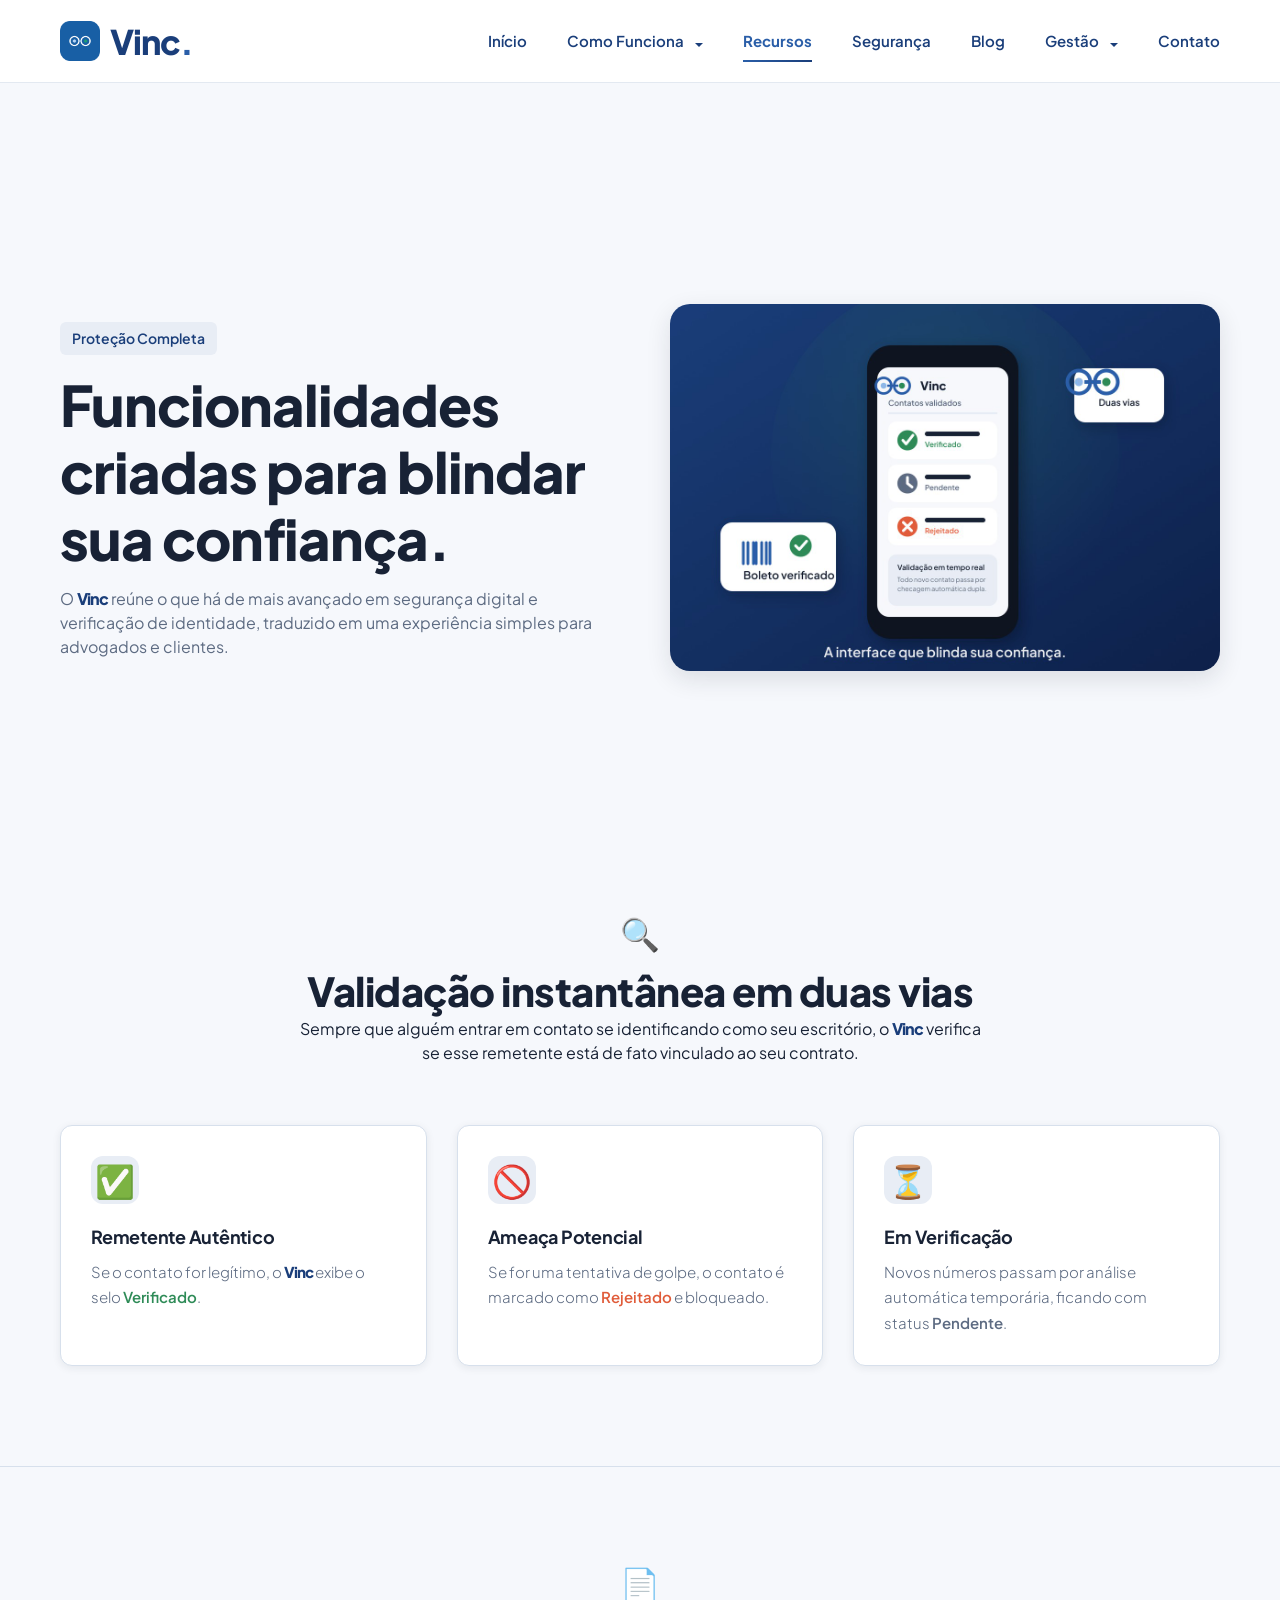
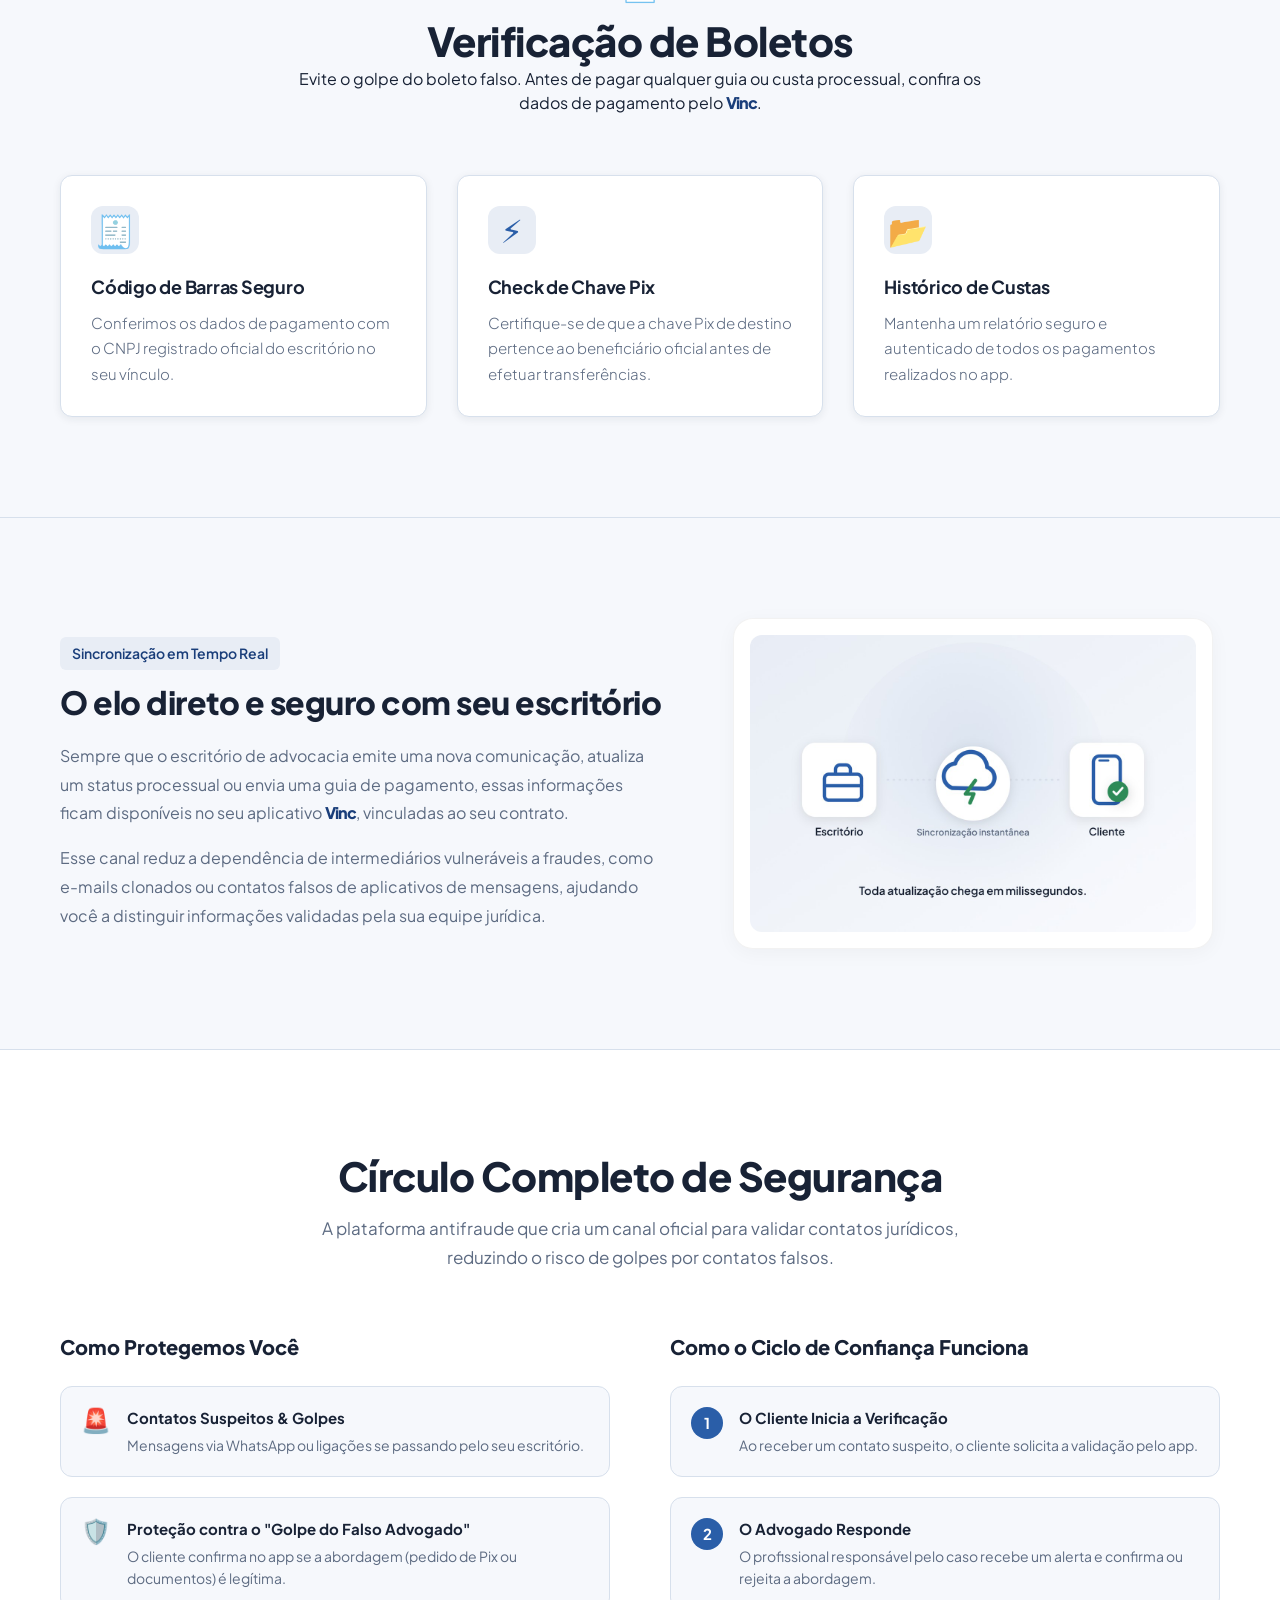
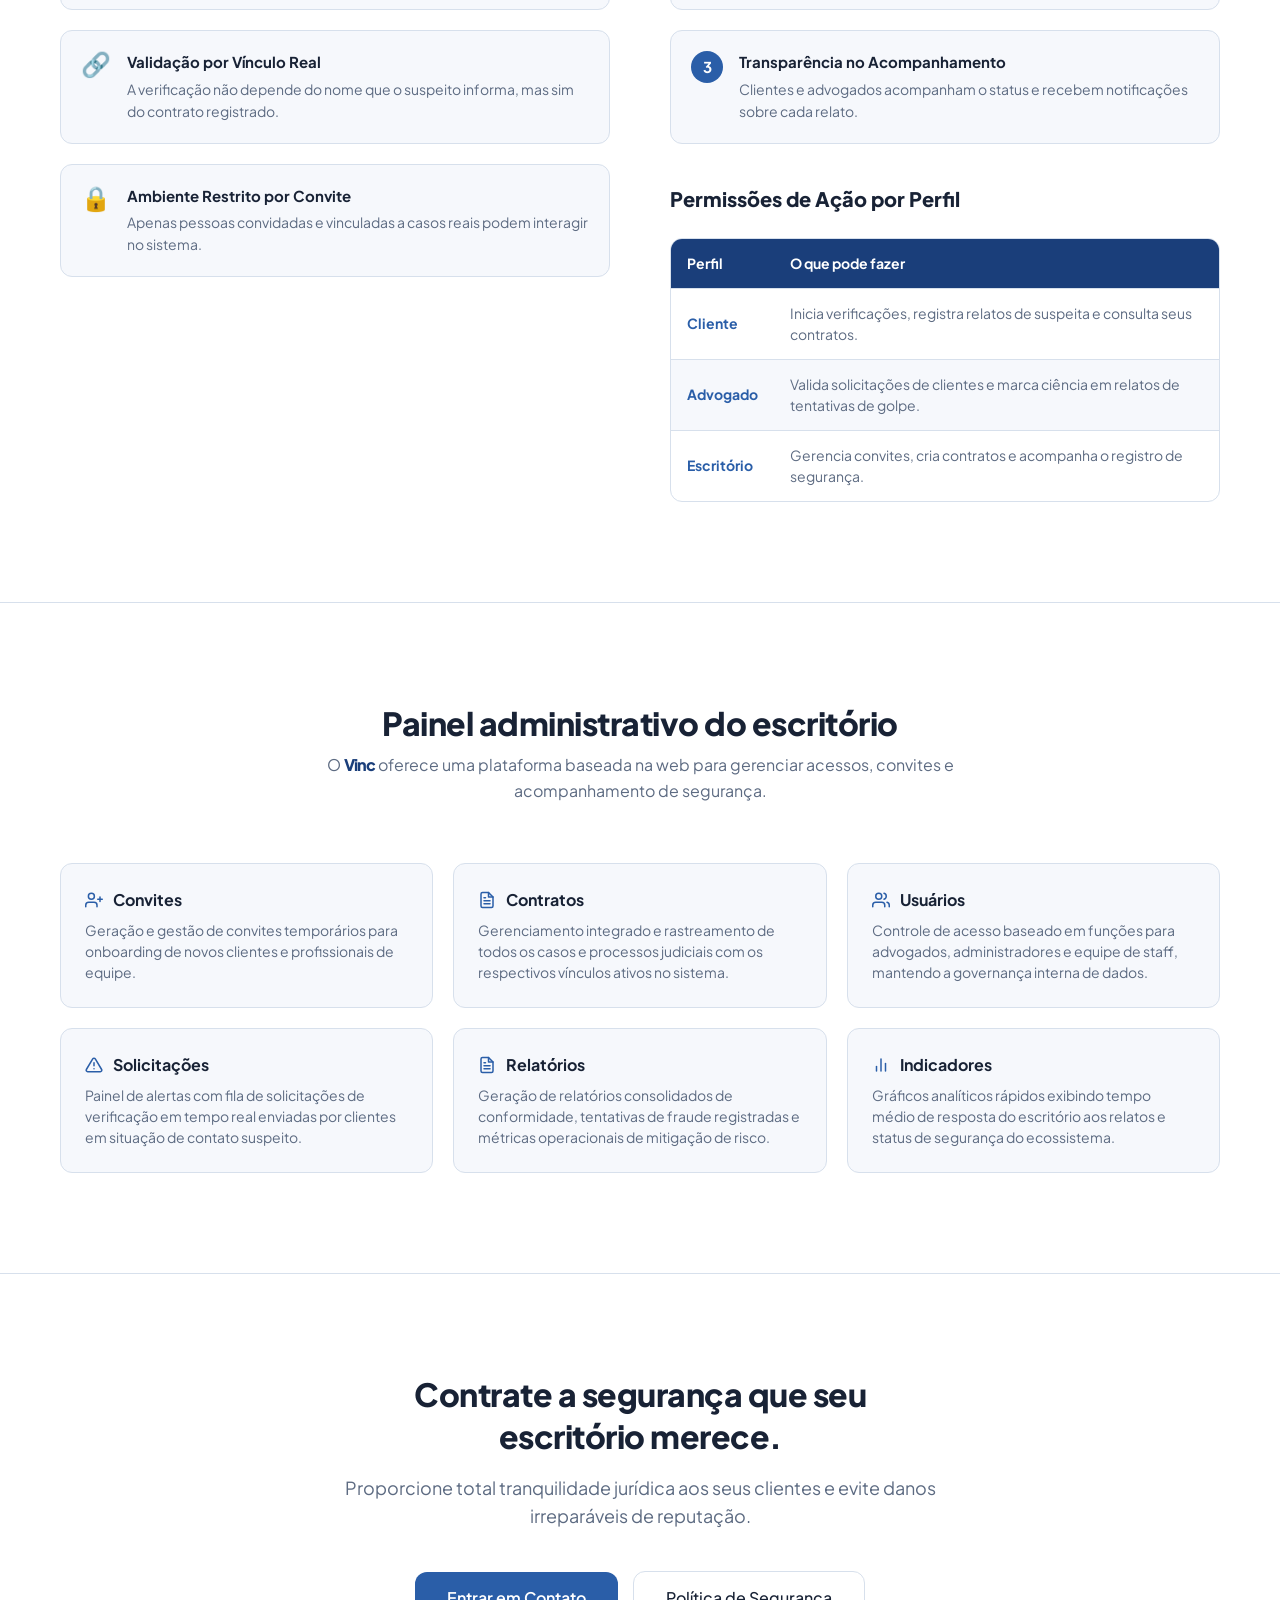
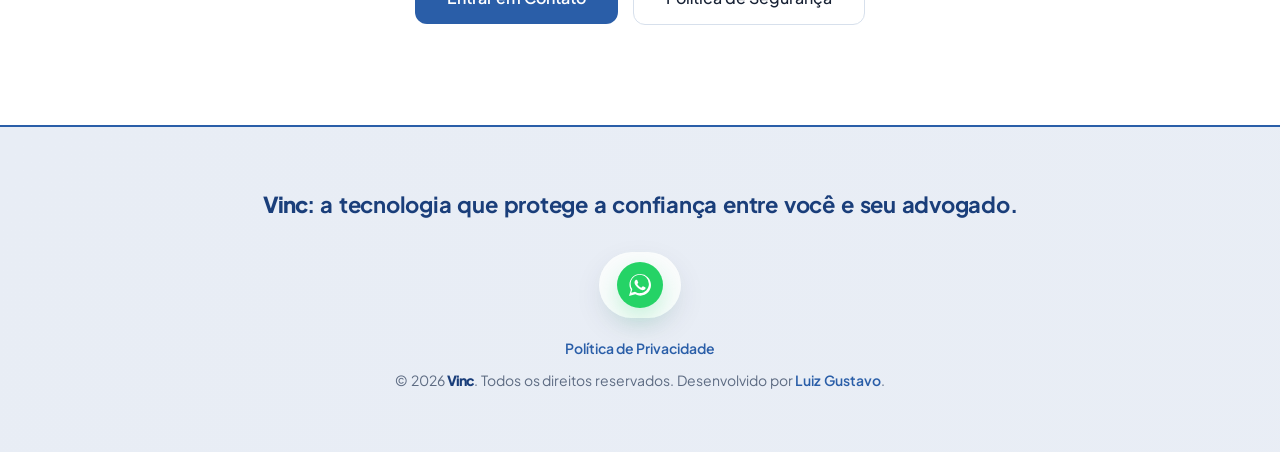
<file: pages/recursos.html>
<!DOCTYPE html>
<html lang="pt-BR">
<head>
  <meta charset="UTF-8">
  <meta name="viewport" content="width=device-width, initial-scale=1.0">

  <!-- SEO Principal -->
  <title>Recursos | Vinc - Funcionalidades e Proteção Jurídica</title>
  <meta name="description" content="Explore todos os recursos e ferramentas integradas que o Vinc oferece para blindar os canais de atendimento e garantir a segurança das comunicações.">
  <link rel="canonical" href="https://www.vincapp.com.br/pages/recursos.html">

  <!-- Controle de Indexação -->
  <meta name="robots" content="index, follow">

  <!-- Open Graph (Facebook, LinkedIn, WhatsApp) -->
  <meta property="og:site_name" content="Vinc">
  <meta property="og:type" content="website">
  <meta property="og:title" content="Recursos | Vinc - Funcionalidades e Proteção Jurídica">
  <meta property="og:description" content="Explore todos os recursos e ferramentas integradas que o Vinc oferece para blindar os canais de atendimento e garantir a segurança das comunicações.">
  <meta property="og:url" content="https://www.vincapp.com.br/pages/recursos.html">
  <meta property="og:image" content="https://www.vincapp.com.br/assets/images/vinc_dashboard_mock.jpg">
  <meta property="og:locale" content="pt_BR">

  <!-- Twitter / X Cards -->
  <meta name="twitter:card" content="summary_large_image">
  <meta name="twitter:title" content="Recursos | Vinc - Funcionalidades e Proteção Jurídica">
  <meta name="twitter:description" content="Explore todos os recursos e ferramentas integradas que o Vinc oferece para blindar os canais de atendimento e garantir a segurança das comunicações.">
  <meta name="twitter:image" content="https://www.vincapp.com.br/assets/images/vinc_dashboard_mock.jpg">

  <!-- Favicon -->
  <link rel="icon" href="../assets/icons/vinc_icon_256px_1.png" type="image/png">
  <link rel="apple-touch-icon" href="../assets/icons/vinc_icon_256px_1.png">

  <!-- CSS -->
  <link rel="stylesheet" href="../css/1-settings/global.css">
  <link rel="stylesheet" href="../css/1-settings/tipografia.css">
  <link rel="stylesheet" href="../css/2-components/botoes.css">
  <link rel="stylesheet" href="../css/2-components/cards.css">
  <link rel="stylesheet" href="../css/2-components/formularios.css">
  <link rel="stylesheet" href="../css/2-components/modal.css">
  <link rel="stylesheet" href="../css/2-components/menu.css">
  <link rel="stylesheet" href="../css/2-components/rodape.css">
  <link rel="stylesheet" href="../css/3-pages/recursos.css">
  <link rel="stylesheet" href="../css/1-settings/responsivo.css">
</head>
<body>
  <a class="skip-link" href="#conteudo-principal">Pular para o conteúdo</a>


  <!-- Cabeçalho -->
  <header class="header">
    <div class="container header-content" id="header-container">
      <a href="../index.html" class="logo" id="logo-main">
        <img src="../assets/icons/vinc_icon_256px_1.png" alt="Logotipo do Vinc" class="logo-icon" width="40" height="40" decoding="async">
        <span class="logo-text">Vinc<span class="logo-dot">.</span></span>
      </a>

      <nav class="menu" id="navigation-menu" aria-label="Menu principal">
        <a href="../index.html">Início</a>
        <div class="menu-item-dropdown">
          <a href="como-funciona.html" id="como-funciona-toggle" class="dropdown-toggle" aria-expanded="false">Como Funciona <span class="arrow"></span></a>
          <div class="submenu">
            <a href="como-funciona.html">Visão Geral</a>
            <a href="faq.html">FAQ</a>
          </div>
        </div>
        <a href="recursos.html" class="ativo">Recursos</a>
        <a href="seguranca.html">Segurança</a>
        <a href="blog.html">Blog</a>
        <div class="menu-item-dropdown">
          <a href="#" id="gestao-toggle" class="dropdown-toggle" aria-expanded="false">Gestão <span class="arrow"></span></a>
          <div class="submenu">
            <a href="advogados.html">Advogados</a>
            <a href="clientes.html">Clientes</a>
            <a href="escritorios.html">Escritório</a>
          </div>
        </div>
        <a href="contato.html">Contato</a>
      </nav>

      <button class="menu-toggle" id="menuToggle" aria-label="Abrir menu" aria-controls="navigation-menu" aria-expanded="false">
        <span class="hamburger"></span>
      </button>
    </div>
  </header>

  <!-- Conteúdo Principal -->
  <main id="conteudo-principal" tabindex="-1">
    <!-- Hero Recursos -->
    <section class="hero-recursos" aria-labelledby="recursos-hero-title">
      <div class="container">
        <div class="hero-recursos-content">
          <div class="hero-text">
            <span class="tag">Proteção Completa</span>
            <h1 id="recursos-hero-title">Funcionalidades criadas para blindar sua confiança.</h1>
            <p style="margin-top: 15px; color: var(--text-secondary);">O <span class="vinc-brand">Vinc</span> reúne o que há de mais avançado em segurança digital e verificação de identidade, traduzido em uma experiência simples para advogados e clientes.</p>
          </div>
          <div class="hero-image">
            <img src="../assets/images/vinc_dashboard_mock.jpg" alt="Interface do Aplicativo Vinc" width="600" height="400" decoding="async">
          </div>
        </div>
      </div>
    </section>

    <!-- Funcionalidade 1: Validação de Contatos -->
    <section class="feature-section">
      <div class="container">
        <div class="feature-header">
          <div class="feature-icon">🔍</div>
          <h2>Validação instantânea em duas vias</h2>
          <p>Sempre que alguém entrar em contato se identificando como seu escritório, o <span class="vinc-brand">Vinc</span> verifica se esse remetente está de fato vinculado ao seu contrato.</p>
        </div>

        <div class="feature-grid">
          <div class="feature-card card">
            <div class="card-icon" style="font-size: 32px;">✅</div>
            <h3>Remetente Autêntico</h3>
            <p>Se o contato for legítimo, o <span class="vinc-brand">Vinc</span> exibe o selo <span class="status-confirmed">Verificado</span>.</p>
          </div>
          <div class="feature-card card">
            <div class="card-icon" style="font-size: 32px;">🚫</div>
            <h3>Ameaça Potencial</h3>
            <p>Se for uma tentativa de golpe, o contato é marcado como <span class="status-rejected">Rejeitado</span> e bloqueado.</p>
          </div>
          <div class="feature-card card">
            <div class="card-icon" style="font-size: 32px;">⏳</div>
            <h3>Em Verificação</h3>
            <p>Novos números passam por análise automática temporária, ficando com status <span class="status-pending">Pendente</span>.</p>
          </div>
        </div>
      </div>
    </section>

    <!-- Funcionalidade 2: Verificação de Boletos -->
    <section class="feature-section">
      <div class="container">
        <div class="feature-header">
          <div class="feature-icon">📄</div>
          <h2>Verificação de Boletos</h2>
          <p>Evite o golpe do boleto falso. Antes de pagar qualquer guia ou custa processual, confira os dados de pagamento pelo <span class="vinc-brand">Vinc</span>.</p>
        </div>

        <div class="feature-grid">
          <div class="feature-card card">
            <div class="card-icon" style="font-size: 32px;">🧾</div>
            <h3>Código de Barras Seguro</h3>
            <p>Conferimos os dados de pagamento com o CNPJ registrado oficial do escritório no seu vínculo.</p>
          </div>
          <div class="feature-card card">
            <div class="card-icon" style="font-size: 32px;">⚡</div>
            <h3>Check de Chave Pix</h3>
            <p>Certifique-se de que a chave Pix de destino pertence ao beneficiário oficial antes de efetuar transferências.</p>
          </div>
          <div class="feature-card card">
            <div class="card-icon" style="font-size: 32px;">📂</div>
            <h3>Histórico de Custas</h3>
            <p>Mantenha um relatório seguro e autenticado de todos os pagamentos realizados no app.</p>
          </div>
        </div>
      </div>
    </section>

    <!-- Conectividade e Interação Segura -->
    <section class="connection-section">
      <div class="container">
        <div class="connection-grid">
          <div class="connection-text">
            <span class="tag" style="margin-bottom: 12px; display: inline-block;">Sincronização em Tempo Real</span>
            <h2>O elo direto e seguro com seu escritório</h2>
            <p>Sempre que o escritório de advocacia emite uma nova comunicação, atualiza um status processual ou envia uma guia de pagamento, essas informações ficam disponíveis no seu aplicativo <span class="vinc-brand">Vinc</span>, vinculadas ao seu contrato.</p>
            <p>Esse canal reduz a dependência de intermediários vulneráveis a fraudes, como e-mails clonados ou contatos falsos de aplicativos de mensagens, ajudando você a distinguir informações validadas pela sua equipe jurídica.</p>
          </div>
          <div class="connection-image-container">
            <div class="connection-image-card">
              <img src="../assets/images/celular-escritorio.jpg"
                alt="Aplicativo Vinc conectando clientes e escritórios de advocacia com segurança."
                loading="lazy"
                decoding="async"
                width="450"
                height="300">
            </div>
          </div>
        </div>
      </div>
    </section>

    <!-- Seção Infográfico (nativa em HTML/CSS, não uma imagem) -->
    <section class="infographic-section" aria-labelledby="infografico-title">
      <div class="container">
        <div class="infografico-header">
          <h2 id="infografico-title">Círculo Completo de Segurança</h2>
          <p>A plataforma antifraude que cria um canal oficial para validar contatos jurídicos, reduzindo o risco de golpes por contatos falsos.</p>
        </div>

        <div class="infografico-grid">
          <!-- Coluna: Como Protegemos Você -->
          <div class="infografico-column">
            <h3>Como Protegemos Você</h3>
            <div class="infografico-items">
              <div class="infografico-item">
                <div class="infografico-item-icon" aria-hidden="true">🚨</div>
                <div>
                  <h4>Contatos Suspeitos & Golpes</h4>
                  <p>Mensagens via WhatsApp ou ligações se passando pelo seu escritório.</p>
                </div>
              </div>
              <div class="infografico-item">
                <div class="infografico-item-icon" aria-hidden="true">🛡️</div>
                <div>
                  <h4>Proteção contra o "Golpe do Falso Advogado"</h4>
                  <p>O cliente confirma no app se a abordagem (pedido de Pix ou documentos) é legítima.</p>
                </div>
              </div>
              <div class="infografico-item">
                <div class="infografico-item-icon" aria-hidden="true">🔗</div>
                <div>
                  <h4>Validação por Vínculo Real</h4>
                  <p>A verificação não depende do nome que o suspeito informa, mas sim do contrato registrado.</p>
                </div>
              </div>
              <div class="infografico-item">
                <div class="infografico-item-icon" aria-hidden="true">🔒</div>
                <div>
                  <h4>Ambiente Restrito por Convite</h4>
                  <p>Apenas pessoas convidadas e vinculadas a casos reais podem interagir no sistema.</p>
                </div>
              </div>
            </div>
          </div>

          <!-- Coluna: Ciclo de Confiança + Permissões -->
          <div class="infografico-column">
            <h3>Como o Ciclo de Confiança Funciona</h3>
            <div class="infografico-steps">
              <div class="infografico-step">
                <span class="infografico-step-number">1</span>
                <div>
                  <h4>O Cliente Inicia a Verificação</h4>
                  <p>Ao receber um contato suspeito, o cliente solicita a validação pelo app.</p>
                </div>
              </div>
              <div class="infografico-step">
                <span class="infografico-step-number">2</span>
                <div>
                  <h4>O Advogado Responde</h4>
                  <p>O profissional responsável pelo caso recebe um alerta e confirma ou rejeita a abordagem.</p>
                </div>
              </div>
              <div class="infografico-step">
                <span class="infografico-step-number">3</span>
                <div>
                  <h4>Transparência no Acompanhamento</h4>
                  <p>Clientes e advogados acompanham o status e recebem notificações sobre cada relato.</p>
                </div>
              </div>
            </div>

            <h3 class="infografico-subheading">Permissões de Ação por Perfil</h3>
            <div class="infografico-table-wrap">
              <table class="infografico-table">
                <thead>
                  <tr>
                    <th scope="col">Perfil</th>
                    <th scope="col">O que pode fazer</th>
                  </tr>
                </thead>
                <tbody>
                  <tr>
                    <th scope="row">Cliente</th>
                    <td>Inicia verificações, registra relatos de suspeita e consulta seus contratos.</td>
                  </tr>
                  <tr>
                    <th scope="row">Advogado</th>
                    <td>Valida solicitações de clientes e marca ciência em relatos de tentativas de golpe.</td>
                  </tr>
                  <tr>
                    <th scope="row">Escritório</th>
                    <td>Gerencia convites, cria contratos e acompanha o registro de segurança.</td>
                  </tr>
                </tbody>
              </table>
            </div>
          </div>
        </div>
      </div>
    </section>

    <!-- Seção Painel Administrativo -->
    <section class="dashboard-section" aria-labelledby="dash-title">
      <div class="container">
        <div class="section-header">
          <h2 id="dash-title">Painel administrativo do escritório</h2>
          <p>O <span class="vinc-brand">Vinc</span> oferece uma plataforma baseada na web para gerenciar acessos, convites e acompanhamento de segurança.</p>
        </div>

        <div class="dashboard-cards-grid">
          <div class="dash-item-card">
            <h3>
              <svg viewBox="0 0 24 24" fill="none" stroke="currentColor" stroke-width="2" stroke-linecap="round" stroke-linejoin="round">
                <path d="M16 21v-2a4 4 0 0 0-4-4H5a4 4 0 0 0-4 4v2"></path>
                <circle cx="8.5" cy="7" r="4"></circle>
                <line x1="20" y1="8" x2="20" y2="14"></line>
                <line x1="23" y1="11" x2="17" y2="11"></line>
              </svg>
              Convites
            </h3>
            <p>Geração e gestão de convites temporários para onboarding de novos clientes e profissionais de equipe.</p>
          </div>

          <div class="dash-item-card">
            <h3>
              <svg viewBox="0 0 24 24" fill="none" stroke="currentColor" stroke-width="2" stroke-linecap="round" stroke-linejoin="round">
                <path d="M14 2H6a2 2 0 0 0-2 2v16a2 2 0 0 0 2 2h12a2 2 0 0 0 2-2V8z"></path>
                <polyline points="14 2 14 8 20 8"></polyline>
                <line x1="16" y1="13" x2="8" y2="13"></line>
                <line x1="16" y1="17" x2="8" y2="17"></line>
                <polyline points="10 9 9 9 8 9"></polyline>
              </svg>
              Contratos
            </h3>
            <p>Gerenciamento integrado e rastreamento de todos os casos e processos judiciais com os respectivos vínculos ativos no sistema.</p>
          </div>

          <div class="dash-item-card">
            <h3>
              <svg viewBox="0 0 24 24" fill="none" stroke="currentColor" stroke-width="2" stroke-linecap="round" stroke-linejoin="round">
                <path d="M17 21v-2a4 4 0 0 0-4-4H5a4 4 0 0 0-4 4v2"></path>
                <circle cx="9" cy="7" r="4"></circle>
                <path d="M23 21v-2a4 4 0 0 0-3-3.87"></path>
                <path d="M16 3.13a4 4 0 0 1 0 7.75"></path>
              </svg>
              Usuários
            </h3>
            <p>Controle de acesso baseado em funções para advogados, administradores e equipe de staff, mantendo a governança interna de dados.</p>
          </div>

          <div class="dash-item-card">
            <h3>
              <svg viewBox="0 0 24 24" fill="none" stroke="currentColor" stroke-width="2" stroke-linecap="round" stroke-linejoin="round">
                <path d="M10.29 3.86L1.82 18a2 2 0 0 0 1.71 3h16.94a2 2 0 0 0 1.71-3L13.71 3.86a2 2 0 0 0-3.42 0z"></path>
                <line x1="12" y1="9" x2="12" y2="13"></line>
                <line x1="12" y1="17" x2="12.01" y2="17"></line>
              </svg>
              Solicitações
            </h3>
            <p>Painel de alertas com fila de solicitações de verificação em tempo real enviadas por clientes em situação de contato suspeito.</p>
          </div>

          <div class="dash-item-card">
            <h3>
              <svg viewBox="0 0 24 24" fill="none" stroke="currentColor" stroke-width="2" stroke-linecap="round" stroke-linejoin="round">
                <path d="M14 2H6a2 2 0 0 0-2 2v16a2 2 0 0 0 2 2h12a2 2 0 0 0 2-2V8z"></path>
                <polyline points="14 2 14 8 20 8"></polyline>
                <line x1="16" y1="13" x2="8" y2="13"></line>
                <line x1="16" y1="17" x2="8" y2="17"></line>
                <polyline points="10 9 9 9 8 9"></polyline>
              </svg>
              Relatórios
            </h3>
            <p>Geração de relatórios consolidados de conformidade, tentativas de fraude registradas e métricas operacionais de mitigação de risco.</p>
          </div>

          <div class="dash-item-card">
            <h3>
              <svg viewBox="0 0 24 24" fill="none" stroke="currentColor" stroke-width="2" stroke-linecap="round" stroke-linejoin="round">
                <line x1="18" y1="20" x2="18" y2="10"></line>
                <line x1="12" y1="20" x2="12" y2="4"></line>
                <line x1="6" y1="20" x2="6" y2="14"></line>
              </svg>
              Indicadores
            </h3>
            <p>Gráficos analíticos rápidos exibindo tempo médio de resposta do escritório aos relatos e status de segurança do ecossistema.</p>
          </div>
        </div>
      </div>
    </section>

    <!-- CTA Final -->
    <section class="final-cta-section">
      <div class="container">
        <h2>Contrate a segurança que seu escritório merece.</h2>
        <p>Proporcione total tranquilidade jurídica aos seus clientes e evite danos irreparáveis de reputação.</p>
        <div class="cta-buttons" style="margin-top: 30px;">
          <a href="contato.html" class="btn-primary">Entrar em Contato</a>
          <a href="seguranca.html" class="btn-secondary">Política de Segurança</a>
        </div>
      </div>
    </section>
  </main>

  <!-- Rodapé -->
  <footer>
    <div class="footer-content" id="footer-container">
      <p class="footer-main">
        <span class="vinc-brand">Vinc</span>: a tecnologia que protege a confiança entre você e seu advogado.
      </p>
      <div class="footer-whatsapp-wrap">
        <a href="https://wa.me/5531992609970" class="footer-whatsapp" target="_blank" rel="noopener noreferrer" aria-label="Fale pelo WhatsApp">
          <svg viewBox="0 0 24 24" fill="currentColor" aria-hidden="true" width="24" height="24">
            <path d="M17.472 14.382c-.297-.149-1.758-.867-2.03-.966-.272-.099-.471-.149-.67.149-.198.297-.768.966-.941 1.165-.173.198-.347.223-.644.074-.297-.149-1.255-.462-2.39-1.475-.883-.788-1.48-1.761-1.653-2.059-.173-.297-.018-.458.13-.606.134-.133.297-.347.446-.521.149-.174.199-.297.298-.496.099-.198.05-.372-.025-.521-.074-.149-.669-1.612-.916-2.207-.242-.579-.487-.5-.669-.51-.173-.008-.372-.01-.571-.01-.198 0-.521.074-.792.372-.271.297-1.036 1.018-1.036 2.479 0 1.462 1.061 2.875 1.207 3.073.146.198 2.089 3.2 5.076 4.487.709.306 1.262.49 1.694.626.712.227 1.36.195 1.872.118.571-.085 1.758-.719 2.006-1.413.248-.694.248-1.289.173-1.413-.074-.124-.272-.198-.57-.347Z" />
            <path d="M20.52 3.449A11.93 11.93 0 0 0 12.003 0C5.64 0 0.495 5.145.495 11.51c0 2.027.53 4.004 1.537 5.748L0 24l6.924-1.818a11.95 11.95 0 0 0 5.56 1.415h.004c6.364 0 11.509-5.145 11.509-11.51 0-3.074-1.197-5.97-3.367-8.14ZM12.003 21.09h-.003a9.92 9.92 0 0 1-5.05-1.387l-.362-.215-4.107 1.078 1.096-4.001-.236-.367a9.91 9.91 0 0 1-1.535-5.31c0-5.49 4.47-9.96 9.96-9.96 2.66 0 5.16 1.035 7.035 2.912a9.9 9.9 0 0 1 2.912 7.035c0 5.49-4.47 9.96-9.96 9.96Z" />
          </svg>
        </a>
        <a href="https://wa.me/5531992609970" class="footer-whatsapp-text" target="_blank" rel="noopener noreferrer">Dúvidas? Converse comigo!</a>
      </div>
      <p class="footer-links">
        <a href="privacidade.html">Política de Privacidade</a>
      </p>
      <p class="footer-copy">
        © 2026 <span class="vinc-brand">Vinc</span>. Todos os direitos reservados. Desenvolvido por <a href="https://www.luizgustavodev.com/" target="_blank" rel="noopener noreferrer">Luiz Gustavo</a>.
      </p>
    </div>
  </footer>

  <script src="../js/script.js" type="module"></script>
</body>
</html>
</file>
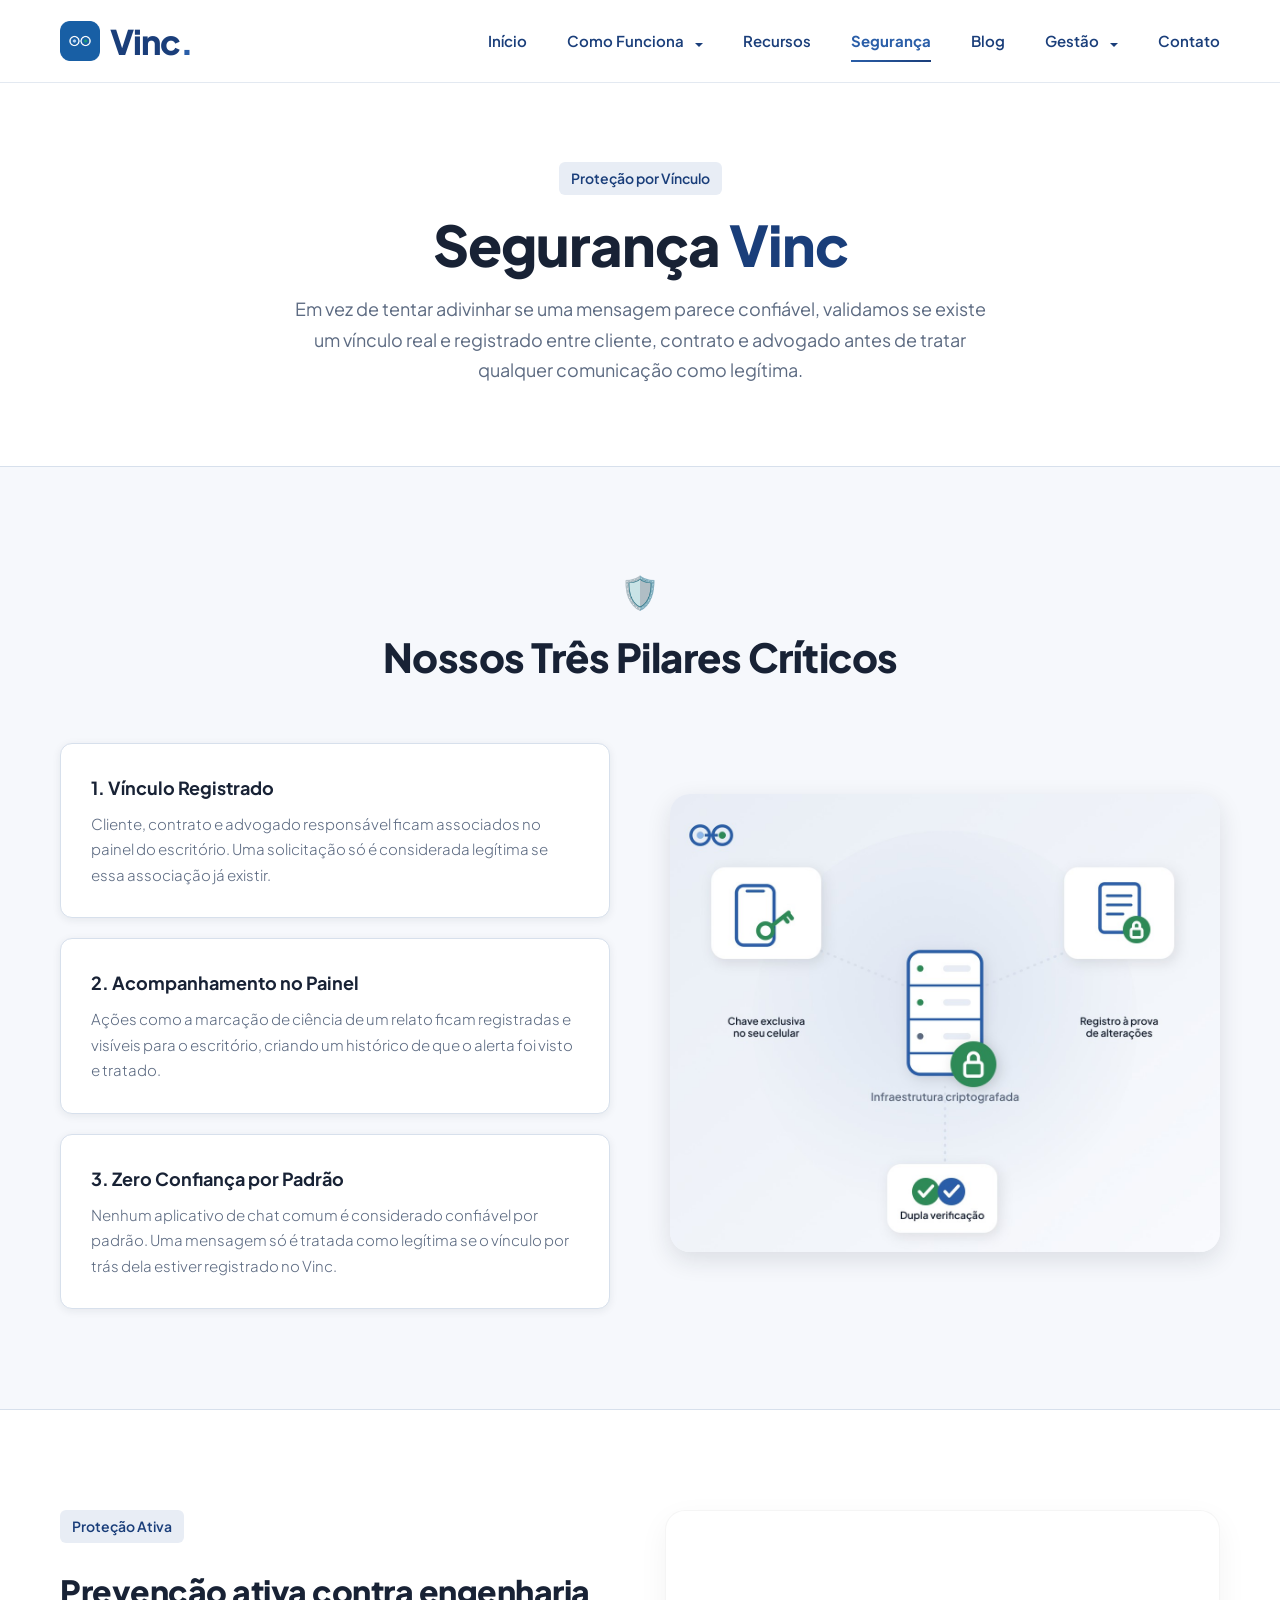
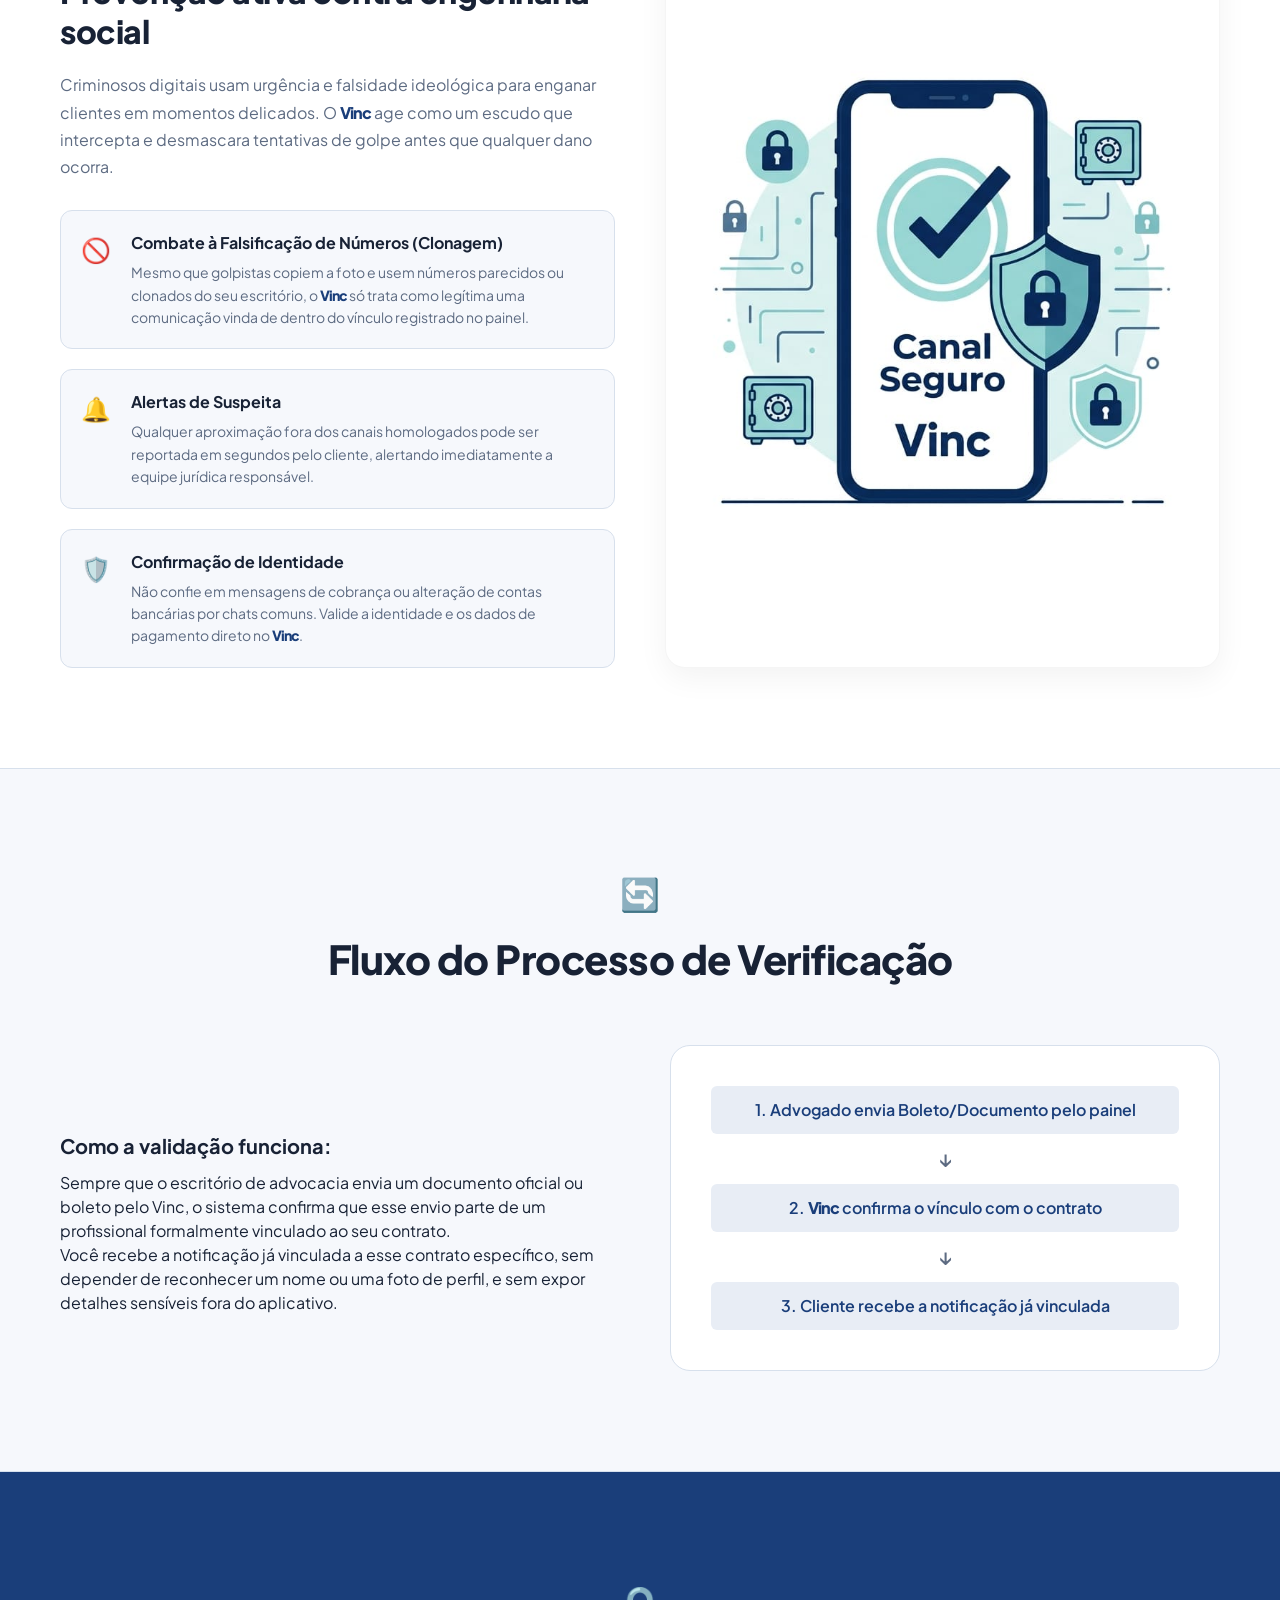
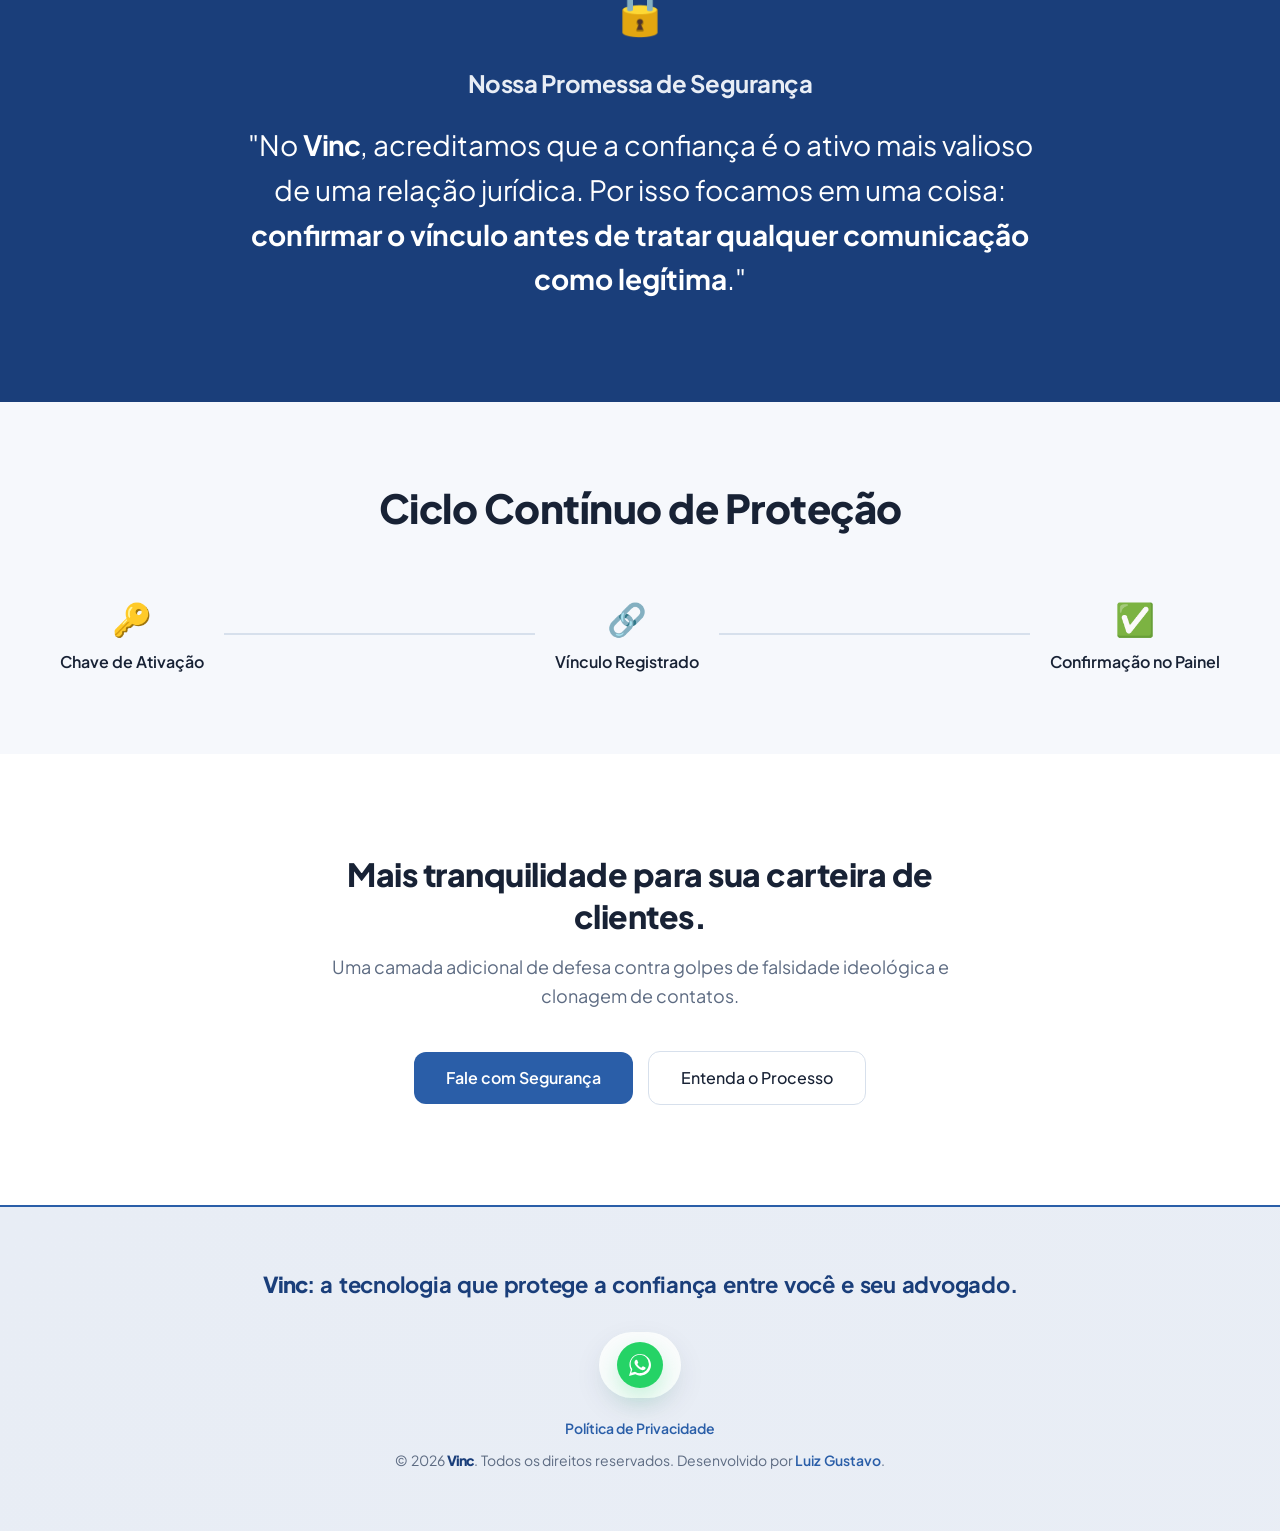
<file: pages/seguranca.html>
<!DOCTYPE html>
<html lang="pt-BR">
<head>
  <meta charset="UTF-8">
  <meta name="viewport" content="width=device-width, initial-scale=1.0">

  <!-- SEO Principal -->
  <title>Segurança e Vínculo Verificado | Vinc</title>
  <meta name="description" content="Entenda os pilares de segurança do Vinc: validação por vínculo real entre cliente, contrato e advogado, antes de qualquer comunicação ser tratada como legítima.">
  <link rel="canonical" href="https://www.vincapp.com.br/pages/seguranca.html">

  <!-- Controle de Indexação -->
  <meta name="robots" content="index, follow">

  <!-- Open Graph (Facebook, LinkedIn, WhatsApp) -->
  <meta property="og:site_name" content="Vinc">
  <meta property="og:type" content="website">
  <meta property="og:title" content="Segurança e Vínculo Verificado | Vinc">
  <meta property="og:description" content="Entenda os pilares de segurança do Vinc: validação por vínculo real entre cliente, contrato e advogado, antes de qualquer comunicação ser tratada como legítima.">
  <meta property="og:url" content="https://www.vincapp.com.br/pages/seguranca.html">
  <meta property="og:image" content="https://www.vincapp.com.br/assets/images/vinc_infrastructure.jpg">
  <meta property="og:locale" content="pt_BR">

  <!-- Twitter / X Cards -->
  <meta name="twitter:card" content="summary_large_image">
  <meta name="twitter:title" content="Segurança e Vínculo Verificado | Vinc">
  <meta name="twitter:description" content="Entenda os pilares de segurança do Vinc: validação por vínculo real entre cliente, contrato e advogado, antes de qualquer comunicação ser tratada como legítima.">
  <meta name="twitter:image" content="https://www.vincapp.com.br/assets/images/vinc_infrastructure.jpg">

  <!-- Favicon -->
  <link rel="icon" href="../assets/icons/vinc_icon_256px_1.png" type="image/png">
  <link rel="apple-touch-icon" href="../assets/icons/vinc_icon_256px_1.png">

  <!-- CSS -->
  <link rel="stylesheet" href="../css/1-settings/global.css">
  <link rel="stylesheet" href="../css/1-settings/tipografia.css">
  <link rel="stylesheet" href="../css/2-components/botoes.css">
  <link rel="stylesheet" href="../css/2-components/cards.css">
  <link rel="stylesheet" href="../css/2-components/formularios.css">
  <link rel="stylesheet" href="../css/2-components/modal.css">
  <link rel="stylesheet" href="../css/2-components/menu.css">
  <link rel="stylesheet" href="../css/2-components/rodape.css">
  <link rel="stylesheet" href="../css/3-pages/seguranca.css">
  <link rel="stylesheet" href="../css/1-settings/responsivo.css">

</head>
<body>
  <a class="skip-link" href="#conteudo-principal">Pular para o conteúdo</a>


  <!-- Cabeçalho -->
  <header class="header">
    <div class="container header-content" id="header-container">
      <a href="../index.html" class="logo" id="logo-main">
        <img src="../assets/icons/vinc_icon_256px_1.png" alt="Logotipo do Vinc" class="logo-icon" width="40" height="40" decoding="async">
        <span class="logo-text">Vinc<span class="logo-dot">.</span></span>
      </a>

      <nav class="menu" id="navigation-menu" aria-label="Menu principal">
        <a href="../index.html">Início</a>
        <div class="menu-item-dropdown">
          <a href="como-funciona.html" id="como-funciona-toggle" class="dropdown-toggle" aria-expanded="false">Como Funciona <span class="arrow"></span></a>
          <div class="submenu">
            <a href="como-funciona.html">Visão Geral</a>
            <a href="faq.html">FAQ</a>
          </div>
        </div>
        <a href="recursos.html">Recursos</a>
        <a href="seguranca.html" class="ativo">Segurança</a>
        <a href="blog.html">Blog</a>
        <div class="menu-item-dropdown">
          <a href="#" id="gestao-toggle" class="dropdown-toggle" aria-expanded="false">Gestão <span class="arrow"></span></a>
          <div class="submenu">
            <a href="advogados.html">Advogados</a>
            <a href="clientes.html">Clientes</a>
            <a href="escritorios.html">Escritório</a>
          </div>
        </div>
        <a href="contato.html">Contato</a>
      </nav>

      <button class="menu-toggle" id="menuToggle" aria-label="Abrir menu" aria-controls="navigation-menu" aria-expanded="false">
        <span class="hamburger"></span>
      </button>
    </div>
  </header>

  <!-- Conteúdo Principal -->
  <main id="conteudo-principal" tabindex="-1">
    <!-- Seção de Introdução -->
    <section class="intro-section" aria-labelledby="seguranca-main-title">
      <div class="container">
        <span class="tag">Proteção por Vínculo</span>
        <h1 id="seguranca-main-title" style="margin-bottom: 16px;">Segurança <span class="vinc-brand">Vinc</span></h1>
        <p>Em vez de tentar adivinhar se uma mensagem parece confiável, validamos se existe um vínculo real e registrado entre cliente, contrato e advogado antes de tratar qualquer comunicação como legítima.</p>
      </div>
    </section>

    <!-- Pilares de Segurança -->
    <section class="pillar-section" aria-labelledby="pilares-title">
      <div class="container">
        <div class="pillar-header">
          <div class="pillar-icon">🛡️</div>
          <h2 id="pilares-title">Nossos Três Pilares Críticos</h2>
        </div>

        <div class="pillar-with-image">
          <div class="pillar-cards-group">
            <div class="pillar-card card">
              <h3>1. Vínculo Registrado</h3>
              <p>Cliente, contrato e advogado responsável ficam associados no painel do escritório. Uma solicitação só é considerada legítima se essa associação já existir.</p>
            </div>
            <div class="pillar-card card">
              <h3>2. Acompanhamento no Painel</h3>
              <p>Ações como a marcação de ciência de um relato ficam registradas e visíveis para o escritório, criando um histórico de que o alerta foi visto e tratado.</p>
            </div>
            <div class="pillar-card card">
              <h3>3. Zero Confiança por Padrão</h3>
              <p>Nenhum aplicativo de chat comum é considerado confiável por padrão. Uma mensagem só é tratada como legítima se o vínculo por trás dela estiver registrado no Vinc.</p>
            </div>
          </div>
          <div class="pillar-image">
            <img src="../assets/images/vinc_infrastructure.jpg" alt="Ilustração da plataforma Vinc" width="600" height="500" decoding="async">
          </div>
        </div>
      </div>
    </section>

    <!-- Seção de Prevenção e Alerta de Golpes -->
    <section class="prevention-section" aria-labelledby="prevention-title">
      <div class="container">
        <div class="prevention-grid">
          <div class="prevention-content">
            <span class="tag">Proteção Ativa</span>
            <h2 id="prevention-title" class="prevention-heading">Prevenção ativa contra engenharia social</h2>
            <p class="prevention-desc">Criminosos digitais usam urgência e falsidade ideológica para enganar clientes em momentos delicados. O <span class="vinc-brand">Vinc</span> age como um escudo que intercepta e desmascara tentativas de golpe antes que qualquer dano ocorra.</p>

            <div class="prevention-cards-stack">
              <div class="prevention-mini-card">
                <div class="mini-card-icon">🚫</div>
                <div class="mini-card-text">
                  <h3>Combate à Falsificação de Números (Clonagem)</h3>
                  <p>Mesmo que golpistas copiem a foto e usem números parecidos ou clonados do seu escritório, o <span class="vinc-brand">Vinc</span> só trata como legítima uma comunicação vinda de dentro do vínculo registrado no painel.</p>
                </div>
              </div>
              <div class="prevention-mini-card">
                <div class="mini-card-icon">🔔</div>
                <div class="mini-card-text">
                  <h3>Alertas de Suspeita</h3>
                  <p>Qualquer aproximação fora dos canais homologados pode ser reportada em segundos pelo cliente, alertando imediatamente a equipe jurídica responsável.</p>
                </div>
              </div>
              <div class="prevention-mini-card">
                <div class="mini-card-icon">🛡️</div>
                <div class="mini-card-text">
                  <h3>Confirmação de Identidade</h3>
                  <p>Não confie em mensagens de cobrança ou alteração de contas bancárias por chats comuns. Valide a identidade e os dados de pagamento direto no <span class="vinc-brand">Vinc</span>.</p>
                </div>
              </div>
            </div>
          </div>

          <div class="prevention-image-container">
            <div class="prevention-image-card">
              <img src="../assets/images/seguranca.jpg"
                alt="Aplicativo Vinc protegendo clientes e escritórios contra fraudes e golpes digitais."
                loading="lazy"
                decoding="async"
                width="440"
                height="240">
            </div>
          </div>
        </div>
      </div>
    </section>

    <!-- Fluxo de Confirmação (Diagrama) -->
    <section class="pillar-section">
      <div class="container">
        <div class="pillar-header">
          <div class="pillar-icon">🔄</div>
          <h2>Fluxo do Processo de Verificação</h2>
        </div>

        <div class="pillar-content-split">
          <div class="pillar-text">
            <h3>Como a validação funciona:</h3>
            <p>Sempre que o escritório de advocacia envia um documento oficial ou boleto pelo Vinc, o sistema confirma que esse envio parte de um profissional formalmente vinculado ao seu contrato.</p>
            <p>Você recebe a notificação já vinculada a esse contrato específico, sem depender de reconhecer um nome ou uma foto de perfil, e sem expor detalhes sensíveis fora do aplicativo.</p>
          </div>
          <div class="pillar-diagram">
            <div class="diagram-item">1. Advogado envia Boleto/Documento pelo painel</div>
            <div class="diagram-arrow">↓</div>
            <div class="diagram-item">2. <span class="vinc-brand">Vinc</span> confirma o vínculo com o contrato</div>
            <div class="diagram-arrow">↓</div>
            <div class="diagram-item">3. Cliente recebe a notificação já vinculada</div>
          </div>
        </div>
      </div>
    </section>

    <!-- Destaque Principal -->
    <section class="main-highlight-section">
      <div class="container">
        <div class="main-highlight-icon">🔒</div>
        <h2>Nossa Promessa de Segurança</h2>
        <p class="main-highlight-text">
          "No <span class="vinc-brand">Vinc</span>, acreditamos que a confiança é o ativo mais valioso de uma relação jurídica. Por isso focamos em uma coisa: <strong>confirmar o vínculo antes de tratar qualquer comunicação como legítima</strong>."
        </p>
      </div>
    </section>

    <!-- Ciclo de Proteção -->
    <section class="timeline-section" aria-labelledby="timeline-title">
      <div class="container">
        <div class="pillar-header">
          <h2 id="timeline-title">Ciclo Contínuo de Proteção</h2>
        </div>
        <div class="timeline">
          <div class="timeline-item">
            <div class="timeline-icon">🔑</div>
            <span>Chave de Ativação</span>
          </div>
          <div class="timeline-connector"></div>
          <div class="timeline-item">
            <div class="timeline-icon">🔗</div>
            <span>Vínculo Registrado</span>
          </div>
          <div class="timeline-connector"></div>
          <div class="timeline-item">
            <div class="timeline-icon">✅</div>
            <span>Confirmação no Painel</span>
          </div>
        </div>
      </div>
    </section>

    <!-- CTA Final -->
    <section class="final-cta-section">
      <div class="container">
        <h2>Mais tranquilidade para sua carteira de clientes.</h2>
        <p>Uma camada adicional de defesa contra golpes de falsidade ideológica e clonagem de contatos.</p>
        <div class="cta-buttons" style="margin-top: 30px;">
          <a href="contato.html" class="btn-primary">Fale com Segurança</a>
          <a href="como-funciona.html" class="btn-secondary">Entenda o Processo</a>
        </div>
      </div>
    </section>
  </main>

  <!-- Rodapé -->
  <footer>
    <div class="footer-content" id="footer-container">
      <p class="footer-main">
        <span class="vinc-brand">Vinc</span>: a tecnologia que protege a confiança entre você e seu advogado.
      </p>
      <div class="footer-whatsapp-wrap">
        <a href="https://wa.me/5531992609970" class="footer-whatsapp" target="_blank" rel="noopener noreferrer" aria-label="Fale pelo WhatsApp">
          <svg viewBox="0 0 24 24" fill="currentColor" aria-hidden="true" width="24" height="24">
            <path d="M17.472 14.382c-.297-.149-1.758-.867-2.03-.966-.272-.099-.471-.149-.67.149-.198.297-.768.966-.941 1.165-.173.198-.347.223-.644.074-.297-.149-1.255-.462-2.39-1.475-.883-.788-1.48-1.761-1.653-2.059-.173-.297-.018-.458.13-.606.134-.133.297-.347.446-.521.149-.174.199-.297.298-.496.099-.198.05-.372-.025-.521-.074-.149-.669-1.612-.916-2.207-.242-.579-.487-.5-.669-.51-.173-.008-.372-.01-.571-.01-.198 0-.521.074-.792.372-.271.297-1.036 1.018-1.036 2.479 0 1.462 1.061 2.875 1.207 3.073.146.198 2.089 3.2 5.076 4.487.709.306 1.262.49 1.694.626.712.227 1.36.195 1.872.118.571-.085 1.758-.719 2.006-1.413.248-.694.248-1.289.173-1.413-.074-.124-.272-.198-.57-.347Z" />
            <path d="M20.52 3.449A11.93 11.93 0 0 0 12.003 0C5.64 0 0.495 5.145.495 11.51c0 2.027.53 4.004 1.537 5.748L0 24l6.924-1.818a11.95 11.95 0 0 0 5.56 1.415h.004c6.364 0 11.509-5.145 11.509-11.51 0-3.074-1.197-5.97-3.367-8.14ZM12.003 21.09h-.003a9.92 9.92 0 0 1-5.05-1.387l-.362-.215-4.107 1.078 1.096-4.001-.236-.367a9.91 9.91 0 0 1-1.535-5.31c0-5.49 4.47-9.96 9.96-9.96 2.66 0 5.16 1.035 7.035 2.912a9.9 9.9 0 0 1 2.912 7.035c0 5.49-4.47 9.96-9.96 9.96Z" />
          </svg>
        </a>
        <a href="https://wa.me/5531992609970" class="footer-whatsapp-text" target="_blank" rel="noopener noreferrer">Dúvidas? Converse comigo!</a>
      </div>
      <p class="footer-links">
        <a href="privacidade.html">Política de Privacidade</a>
      </p>
      <p class="footer-copy">
        © 2026 <span class="vinc-brand">Vinc</span>. Todos os direitos reservados. Desenvolvido por <a href="https://www.luizgustavodev.com/" target="_blank" rel="noopener noreferrer">Luiz Gustavo</a>.
      </p>
    </div>
  </footer>

  <script src="../js/script.js" type="module"></script>
</body>
</html>
</file>
<file: css/1-settings/global.css>
/* ==========================================
   VARIÁVEIS E ESTILOS GLOBAIS
========================================== */
:root {
  /* Cores principais da marca */
  --blue: #2A5EA8;
  --deep-blue: #1A3E7A;
  --verified-green: #2E8B57;
  --neutral-blue: #5D6B82;
  --ice-blue: #E8EDF5;

  /* Estados */
  --alert: #E05C3A;

  /* Textos */
  --text-primary: #182235;
  --text-secondary: #5D6B82;

  /* Superfícies */
  --surface: #FFFFFF;
  --background: #F6F8FC;
  --border: #D7E0EC;

  /* Sombras */
  --shadow-sm: 0 2px 8px rgba(24, 34, 53, 0.08);
  --shadow-md: 0 8px 24px rgba(24, 34, 53, 0.12);
  --shadow-lg: 0 16px 40px rgba(24, 34, 53, 0.16);

  /* Bordas */
  --radius-sm: 6px;
  --radius-md: 12px;
  --radius-lg: 20px;

  /* Espaçamento padrão */
  --container-width: 1200px;

  /* Tipografia Fluida */
  --font-size-h1: clamp(2.25rem, 1.5rem + 3vw, 3.5rem);
  --font-size-h2: clamp(1.75rem, 1.25rem + 2vw, 2.5rem);
}

/* Reset básico e foco de acessibilidade */
*, *::before, *::after {
  box-sizing: border-box;
  margin: 0;
  padding: 0;
}

*:focus-visible {
  outline: 2px solid var(--blue);
  outline-offset: 2px;
}

/* Link "Pular para o conteúdo": invisível até receber foco por teclado. */
.skip-link {
  position: fixed;
  top: 8px;
  left: 8px;
  z-index: 3000;
  padding: 10px 16px;
  background: var(--deep-blue);
  color: #fff;
  font-weight: 700;
  font-size: 14px;
  text-decoration: none;
  border-radius: var(--radius-sm);
  transform: translateY(-200%);
}

.skip-link:focus {
  transform: translateY(0);
}

/* <main tabindex="-1"> recebe foco ao pular o menu; não é interativo, então sem contorno. */
main:focus {
  outline: none;
}

body {
  background: var(--background);
  color: var(--text-primary);
  font-family: 'Plus Jakarta Sans', system-ui, -apple-system, sans-serif;
  line-height: 1.5;
  -webkit-font-smoothing: antialiased;
  -moz-osx-font-smoothing: grayscale;
}

header {
  background: var(--surface);
  border-bottom: 1px solid var(--border);
}

main {
  padding-top: 70px;
}

.logo {
  color: var(--deep-blue);
  text-decoration: none;
}

button {
  background: var(--blue);
  color: white;
  border: none;
  cursor: pointer;
  font-family: inherit;
  font-weight: 600;
  font-size: 16px;
  line-height: 1.5;
  letter-spacing: 0.3px;
  text-transform: none;
}

button:hover {
  background: var(--deep-blue);
}

.badge-verificado {
  color: var(--verified-green);
}

/* ============================================
   TIPOGRAFIA RESPONSIVA
   ============================================ */
h1 {
  font-size: var(--font-size-h1);
  font-weight: 800;
  letter-spacing: -1px;
  line-height: 1.2;
}

h2 {
  font-size: var(--font-size-h2);
  font-weight: 800;
  letter-spacing: -0.5px;
  line-height: 1.3;
}

/* ============================================
   COMPONENTES GLOBAIS
   ============================================ */

/* --- Cabeçalho de Seção --- */
.section-header {
  text-align: center;
  max-width: 700px;
  margin: 0 auto 60px auto;
}

.section-header h2 {
  font-size: 32px;
  font-weight: 800;
  color: var(--text-primary);
}

.section-header p {
  font-size: 1rem;
  color: var(--text-secondary);
  line-height: 1.6;
  margin-top: 8px;
}

/* --- Outros Componentes --- */
.tag {
  display: inline-block;
  background: var(--ice-blue);
  color: var(--deep-blue);
  padding: 6px 12px;
  border-radius: var(--radius-sm);
  font-weight: 600;
  font-size: 14px;
  margin-bottom: 16px;
}

.quote-box {
  margin-top: 30px;
  padding: 20px;
  background-color: var(--ice-blue);
  border-left: 4px solid var(--blue);
  border-radius: var(--radius-sm);
  font-size: 16px;
  font-weight: 600;
  color: var(--deep-blue);
  line-height: 1.6;
}

/* ============================================
   CTA QUOTE
   ============================================ */
.cta-quote {
  position: relative;
  font-size: 20px;
  font-style: italic;
  line-height: 1.6;
  color: var(--text-secondary);
  text-align: center;
  max-width: 850px;
  padding: 30px 40px;
  background-color: var(--surface);
  border-left: 4px solid var(--blue);
  border-radius: 0 var(--radius-md) var(--radius-md) 0;
  box-shadow: var(--shadow-sm);
  transition: box-shadow 0.3s ease, transform 0.3s ease;
}

blockquote.cta-quote {
  margin: 40px auto;
}

.cta-quote::before,
.cta-quote::after {
  content: none;
}

.cta-quote .vinc-brand {
  font-style: normal;
}

.cta-quote:hover {
  transform: translateY(-2px);
  box-shadow: var(--shadow-md);
}

/* ============================================
   CONTAINER GERAL
   ============================================ */
.container {
  width: 100%;
  max-width: var(--container-width);
  margin-left: auto;
  margin-right: auto;
  padding-left: 20px;
  padding-right: 20px;
}

/* ============================================
   HIGHLIGHT SECTION
   ============================================ */
.highlight-section {
  padding: 60px 20px;
  background-color: var(--deep-blue);
  background-image: linear-gradient(135deg, var(--deep-blue) 0%, #112a5a 100%);
  color: #fff;
  text-align: center;
}

.highlight-icon {
  color: var(--blue);
  margin-bottom: 24px;
}

.highlight-icon svg {
  width: 48px;
  height: 48px;
  stroke: var(--ice-blue);
}

.highlight-section h2 {
  font-size: 24px;
  font-weight: 700;
  color: var(--ice-blue);
  margin-bottom: 16px;
}

.highlight-section p,
.highlight-text {
  font-size: 20px;
  font-weight: 400;
  line-height: 1.7;
  max-width: 800px;
  margin: 0 auto 32px auto;
  color: var(--ice-blue);
}

.highlight-text .vinc-brand,
.highlight-text strong {
  color: #fff;
  font-weight: 700;
}

.highlight-badge {
  display: inline-block;
  border: 1px solid rgba(42, 94, 168, 0.5);
  background-color: rgba(42, 94, 168, 0.3);
  color: var(--ice-blue);
  padding: 10px 20px;
  border-radius: 99px;
  font-size: 14px;
  font-weight: 600;
}

/* ============================================
   CTA BUTTONS
   ============================================ */
.cta-buttons {
  display: flex;
  justify-content: center;
  align-items: center;
  gap: 15px;
  flex-wrap: wrap;
  flex-direction: column;
  align-items: stretch;
}

/* ============================================
   ACCORDION (FAQ / Contato)
   ============================================ */
.accordion-item {
  background-color: var(--surface);
  border: 1px solid var(--border);
  border-radius: var(--radius-md);
  margin-bottom: 15px;
  overflow: hidden;
  transition: box-shadow 0.3s ease;
}

.accordion-item:hover {
  box-shadow: var(--shadow-sm);
}

.accordion-header {
  display: flex;
  justify-content: space-between;
  align-items: center;
  padding: 20px;
  cursor: pointer;
  font-size: 1.125rem;
  font-weight: 600;
  color: var(--text-primary);
}

.accordion-header h3 {
  margin: 0;
  font-size: inherit;
  font-weight: inherit;
}

.accordion-icon,
.accordion-arrow {
  transition: transform 0.3s ease;
  font-size: 24px;
  font-weight: 300;
  color: var(--blue);
}

.accordion-item.active .accordion-arrow,
.accordion-item.active .accordion-icon {
  transform: rotate(180deg);
}

.accordion-content {
  max-height: 0;
  overflow: hidden;
  transition: max-height 0.4s ease-out, padding 0.4s ease-out;
  padding: 0 20px;
  color: var(--text-secondary);
  line-height: 1.7;
}

.accordion-item.active .accordion-content {
  padding: 0 20px 20px 20px;
}

/* ============================================
   SEÇÃO DE CTA FINAL COMPARTILHADA
   ============================================ */
.final-cta-section {
  padding: 100px 30px;
  background-color: var(--surface);
  text-align: center;
}

.final-cta-section h2 {
  font-size: 32px;
  font-weight: 800;
  color: var(--text-primary);
  margin-bottom: 16px;
  max-width: 600px;
  margin-left: auto;
  margin-right: auto;
}

.final-cta-section p {
  font-size: 18px;
  color: var(--text-secondary);
  max-width: 650px;
  margin: 0 auto 40px auto;
  line-height: 1.6;
}

/* ============================================
   PREFERÊNCIA DO USUÁRIO: MOVIMENTO REDUZIDO
   Remove animações e transições para quem ativou "reduzir movimento" no sistema.
   Duração de 0,01 ms (e não "none") para que eventos como transitionend continuem
   disparando — os accordions dependem deles.
   ============================================ */
@media (prefers-reduced-motion: reduce) {
  *, *::before, *::after {
    animation-duration: 0.01ms !important;
    animation-iteration-count: 1 !important;
    transition-duration: 0.01ms !important;
    scroll-behavior: auto !important;
  }
}
</file>
<file: css/1-settings/tipografia.css>
/* ==========================================
   FONTES E TIPOGRAFIA
========================================== */

/*
 * CARREGAMENTO DA FONTE
 * Plus Jakarta Sans é servida 100% deste domínio (assets/fonts/), em duas
 * fontes variáveis (normal e itálico) que cobrem todos os pesos de 200 a 800
 * em um único arquivo cada. Não há requisição ao Google Fonts: nenhum IP de
 * visitante é enviado a terceiros e não há @import bloqueando a renderização.
 *
 * O subconjunto é "latin" (inclui acentos do português, aspas, travessões e
 * símbolos comuns). Glifos fora dele usam a fonte de sistema do fallback.
 */

/* Plus Jakarta Sans - variável, normal (200–800) */
@font-face {
  font-family: 'Plus Jakarta Sans';
  src: url('../../assets/fonts/PlusJakartaSans-Variable.woff2') format('woff2');
  font-weight: 200 800;
  font-style: normal;
  font-display: swap;
  unicode-range: U+0000-00FF, U+0131, U+0152-0153, U+02BB-02BC, U+02C6, U+02DA, U+02DC, U+0304, U+0308, U+0329, U+2000-206F, U+20AC, U+2122, U+2191, U+2193, U+2212, U+2215, U+FEFF, U+FFFD;
}

/* Plus Jakarta Sans - variável, itálico (200–800) */
@font-face {
  font-family: 'Plus Jakarta Sans';
  src: url('../../assets/fonts/PlusJakartaSans-Variable-Italic.woff2') format('woff2');
  font-weight: 200 800;
  font-style: italic;
  font-display: swap;
  unicode-range: U+0000-00FF, U+0131, U+0152-0153, U+02BB-02BC, U+02C6, U+02DA, U+02DC, U+0304, U+0308, U+0329, U+2000-206F, U+20AC, U+2122, U+2191, U+2193, U+2212, U+2215, U+FEFF, U+FFFD;
}
</file>
<file: css/2-components/botoes.css>
/* ==========================================================================
   COMPONENT: BOTÕES
   ========================================================================== */

/* Botão Principal */
.btn-primary {
  display: inline-block;
  font-family: 'Plus Jakarta Sans', sans-serif;
  font-weight: 600;
  font-size: 16px;
  line-height: 1.5;
  text-decoration: none;
  text-align: center;
  border-radius: var(--radius-md);
  padding: 14px 32px;
  border: none;
  background-color: var(--blue);
  color: #ffffff;
  cursor: pointer;
  transition: background-color 0.3s ease, transform 0.3s ease;
}

.btn-primary:hover {
  background-color: var(--deep-blue);
  transform: translateY(-2px);
}

.btn-primary:disabled {
  background-color: var(--neutral-blue);
  cursor: not-allowed;
  transform: none;
}

/* Botão Secundário */
.btn-secondary {
  display: inline-block;
  font-family: 'Plus Jakarta Sans', sans-serif;
  font-weight: 500;
  font-size: 16px;
  line-height: 1.5;
  text-decoration: none;
  text-align: center;
  border-radius: var(--radius-md);
  padding: 14px 32px;
  border: 1px solid var(--border);
  background-color: transparent;
  color: var(--text-primary);
  cursor: pointer;
  transition: all 0.3s ease;
}

.btn-secondary:hover {
  background-color: var(--ice-blue);
  border-color: var(--blue);
  transform: translateY(-2px);
}

/* Botão Pequeno / Menu */
.btn-small, .btn-menu {
  display: inline-block;
  font-family: 'Plus Jakarta Sans', sans-serif;
  font-weight: 600;
  font-size: 14px;
  line-height: 1.4;
  text-decoration: none;
  text-align: center;
  padding: 10px 20px;
  border-radius: var(--radius-sm);
  cursor: pointer;
}
</file>
<file: css/2-components/cards.css>
/* ==========================================================================
   COMPONENT: CARDS
   ========================================================================== */

.card {
  background-color: var(--surface);
  border: 1px solid var(--border);
  border-radius: var(--radius-lg);
  padding: 30px;
  transition: transform 0.3s ease, box-shadow 0.3s ease;
}

.card:hover {
  transform: translateY(-5px);
  box-shadow: var(--shadow-md);
}

.card h3 {
  font-weight: 600;
  font-size: 20px;
  line-height: 1.4;
  letter-spacing: -0.25px;
}

.card p {
  font-weight: 300;
  font-size: 14px;
  line-height: 1.6;
  letter-spacing: 0;
}

.card-title {
  font-weight: 600;
  font-size: 18px;
  line-height: 1.4;
}

.card-description {
  font-weight: 300;
  font-size: 14px;
  line-height: 1.6;
}

.card-footer {
  font-weight: 400;
  font-size: 12px;
  line-height: 1.5;
}

.card-icon {
  background-color: var(--ice-blue);
  color: var(--blue);
  width: 48px;
  height: 48px;
  border-radius: var(--radius-md);
  display: flex;
  align-items: center;
  justify-content: center;
  margin-bottom: 20px;
  font-size: 24px;
}
</file>
<file: css/2-components/formularios.css>
/* ==========================================================================
   COMPONENT: FORMULÁRIOS
   ========================================================================== */

.form-group {
  margin-bottom: 24px;
}

.form-group label {
  display: block;
  font-size: 14px;
  font-weight: 600;
  color: var(--text-primary);
  margin-bottom: 8px;
}

.form-control {
  width: 100%;
  padding: 12px 16px;
  font-size: 16px;
  font-family: inherit;
  color: var(--text-primary);
  background-color: var(--surface);
  border: 1px solid var(--border);
  border-radius: var(--radius-md);
  transition: border-color 0.3s ease, box-shadow 0.3s ease;
}

.form-control:focus {
  border-color: var(--blue);
  box-shadow: 0 0 0 3px rgba(37, 99, 235, 0.15);
}

textarea.form-control {
  min-height: 120px;
  resize: vertical;
}

.form-privacy-note {
  font-size: 12.5px;
  line-height: 1.5;
  color: var(--text-secondary);
  margin: 4px 0 16px 0;
}

.form-privacy-note a {
  color: var(--blue);
  font-weight: 600;
  text-decoration: none;
}

.form-privacy-note a:hover {
  text-decoration: underline;
}
</file>
<file: css/2-components/modal.css>
/* ==========================================================================
   COMPONENT: MODAL
   ========================================================================== */

.modal-overlay {
  position: fixed;
  top: 0;
  left: 0;
  width: 100%;
  height: 100%;
  background-color: rgba(0, 0, 0, 0.5);
  backdrop-filter: blur(4px);
  display: flex;
  align-items: center;
  justify-content: center;
  z-index: var(--z-modal, 1000);
  opacity: 0;
  visibility: hidden;
  transition: opacity 0.3s ease, visibility 0.3s ease;
}

.modal-overlay.active {
  opacity: 1;
  visibility: visible;
}

.modal-container {
  background-color: var(--surface);
  border: 1px solid var(--border);
  border-radius: var(--radius-lg);
  box-shadow: var(--shadow-lg);
  max-width: 500px;
  width: 90%;
  padding: 32px;
  transform: translateY(20px);
  transition: transform 0.3s ease;
}

.modal-overlay.active .modal-container {
  transform: translateY(0);
}

.modal-header {
  display: flex;
  justify-content: space-between;
  align-items: center;
  margin-bottom: 20px;
}

.modal-title {
  font-size: 20px;
  font-weight: 700;
  color: var(--text-primary);
}

.modal-close {
  background: none;
  border: none;
  font-size: 24px;
  cursor: pointer;
  color: var(--text-secondary);
  transition: color 0.3s ease;
}

.modal-close:hover {
  color: var(--text-primary);
}
</file>
<file: css/2-components/menu.css>
/* ==========================================
   MENU E CABEÇALHO (HEADER)
========================================== */
.header {
  position: fixed;
  top: 0;
  width: 100%;
  z-index: 1000;
  background-color: rgba(255, 255, 255, 0.95);
  backdrop-filter: blur(12px);
  border-bottom: 1px solid rgba(215, 224, 236, .7);
  transition: background-color .3s ease, border-color .3s ease;
}

.header.scrolled {
  background-color: rgba(255, 255, 255, 0.9);
  border-color: rgba(215, 224, 236, 0.6);
  box-shadow: var(--shadow-sm);
}

/* Garante fundo sólido quando o menu mobile está aberto, prevenindo transparência indesejada */
.header.menu-aberto {
  background-color: var(--surface) !important;
  backdrop-filter: none !important;
  border-bottom: 1px solid var(--border) !important;
}

.header-content {
  height: 82px;
  display: flex;
  align-items: center;
  justify-content: space-between;
  width: 100%;
  max-width: var(--container-width);
  margin: 0 auto;
  padding: 0 20px;
}

.logo {
  font-size: 34px;
  font-weight: 800;
  text-decoration: none;
  color: var(--deep-blue);
  letter-spacing: -1px;
  font-family: 'Plus Jakarta Sans', sans-serif;
  display: flex;
  align-items: center;
  gap: 10px;
}

.logo-icon {
  width: 40px;
  height: 40px;
  object-fit: contain;
}

.logo-text {
  display: flex;
  align-items: center;
}

.logo-dot {
  color: var(--blue);
}

/* Estilo da marca Vinc */
.vinc-brand {
  font-family: 'Plus Jakarta Sans', sans-serif;
  font-weight: 800;
  color: var(--deep-blue);
  display: inline-block;
  letter-spacing: -1px;
}

.menu {
  font-family: 'Plus Jakarta Sans', sans-serif;
  display: flex;
  gap: 40px;
  position: static;
  flex-direction: row;
  background: none;
  backdrop-filter: none;
  padding: 0;
  border-bottom: none;
  align-items: center;
}

.menu a {
  text-decoration: none;
  color: var(--deep-blue);
  position: relative;
  font-family: 'Plus Jakarta Sans', sans-serif;
  font-weight: 600;
  font-size: 15px;
  padding: 8px 0;
  transition: color 0.3s ease;
}

/* ============================================
   SUBMENUS (DROPDOWN)
   ============================================ */
.menu-item-dropdown {
  position: relative;
  display: flex;
  flex-direction: row;
  align-items: center;
}

.dropdown-toggle .arrow {
  /* Indicador visual (seta) */
  display: inline-block;
  width: 0;
  height: 0;
  border-left: 4px solid transparent;
  border-right: 4px solid transparent;
  border-top: 4px solid currentColor;
  margin-left: 8px;
  transition: transform 0.3s ease;
}

.submenu {
  position: absolute;
  top: 100%;
  left: 0;
  background-color: var(--surface);
  border: 1px solid var(--border);
  border-radius: var(--radius-md);
  padding: 8px 0;
  margin-top: 12px;
  box-shadow: var(--shadow-md);
  min-width: 200px;
  z-index: 1001;
  transform: translateY(10px);
  opacity: 0;
  visibility: hidden;
  transition: opacity 0.3s ease, transform 0.3s ease, visibility 0.3s ease;
}

.submenu a {
  display: block;
  white-space: nowrap;
  padding: 10px 15px;
  border-bottom: none;
  font-size: 13px;
  color: var(--text-secondary);
  font-weight: 500;
  border-radius: var(--radius-sm);
}

.submenu a:hover {
  background-color: var(--ice-blue);
  color: var(--deep-blue);
}

/* .submenu-aberto é controlado por JS (foco por teclado) — ver initDropdownMenu em script.js */
.menu-item-dropdown:hover .submenu,
.menu-item-dropdown.submenu-aberto .submenu {
  opacity: 1;
  transform: translateY(0);
  visibility: visible;
  /* visibility sem atraso ao abrir: o link precisa ser focável já no primeiro Tab */
  transition: opacity 0.3s ease, transform 0.3s ease, visibility 0s;
}

.menu a.ativo {
  color: var(--blue);
  font-weight: 700;
}

.submenu a::before {
  display: none;
}

.menu-item-dropdown:hover .dropdown-toggle .arrow,
.menu-item-dropdown.submenu-aberto .dropdown-toggle .arrow {
  transform: rotate(180deg);
}

.menu a::before {
  content: "";
  position: absolute;
  left: 0;
  bottom: -2px;
  width: 0;
  height: 2px;
  background: linear-gradient(90deg, var(--blue), var(--deep-blue));
  transition: width 0.4s cubic-bezier(0.25, 0.46, 0.45, 0.94);
}

.menu a.ativo::before {
  width: 100%;
}

.menu a:hover::before {
  width: 100%;
}

/* Menu Toggle (Hamburger) */
.menu-toggle {
  display: none;
  flex-direction: column;
  background: none;
  border: none;
  cursor: pointer;
  padding: 8px;
  gap: 5px;
  z-index: 1001;
}

.hamburger {
  position: relative;
  width: 24px;
  height: 2.5px;
  background: var(--deep-blue);
  border-radius: 2px;
  transition: all 0.4s cubic-bezier(0.25, 0.46, 0.45, 0.94);
}

.hamburger::before,
.hamburger::after {
  content: '';
  position: absolute;
  width: 24px;
  height: 2.5px;
  background: var(--deep-blue);
  border-radius: 2px;
  transition: all 0.4s cubic-bezier(0.25, 0.46, 0.45, 0.94);
}

.hamburger::before {
  top: -8px;
}

.hamburger::after {
  top: 8px;
}

.menu-toggle.ativo .hamburger {
  background: transparent;
}

.menu-toggle.ativo .hamburger::before {
  top: 0;
  transform: rotate(45deg);
}

.menu-toggle.ativo .hamburger::after {
  top: 0;
  transform: rotate(-45deg);
}
</file>
<file: css/2-components/rodape.css>
/* ==========================================
   RODAPÉ (FOOTER)
========================================== */
footer {
  background: linear-gradient(135deg, var(--ice-blue) 0%, rgba(232, 237, 245, 0.95) 100%);
  border-top: 2px solid var(--blue);
  padding: 40px 20px;
}

.footer-content {
  max-width: var(--container-width);
  margin-left: auto;
  margin-right: auto;
  text-align: center;
}

.footer-main {
  font-family: 'Plus Jakarta Sans', sans-serif;
  font-weight: 700;
  font-size: clamp(1.125rem, 5vw, 1.375rem);
  color: var(--deep-blue);
  line-height: 1.6;
  margin: 0 auto 30px auto;
  letter-spacing: -0.25px;
  word-spacing: 0.1em;
}

.footer-links {
  font-family: 'Plus Jakarta Sans', sans-serif;
  font-size: clamp(0.75rem, 3vw, 0.875rem);
  margin: 0 0 10px 0;
}

.footer-copy {
  font-family: 'Plus Jakarta Sans', sans-serif;
  font-weight: 400;
  font-size: clamp(0.75rem, 3vw, 0.875rem);
  color: var(--text-secondary);
  line-height: 1.6;
  margin: 0;
  word-spacing: 0.05em;
}

.footer-whatsapp-wrap {
  display: inline-flex;
  align-items: center;
  gap: 0;
  padding: 10px 18px;
  margin: 0 0 20px 0;
  border-radius: 999px;
  background: rgba(255, 255, 255, 0.8);
  box-shadow: 0 10px 28px rgba(12, 44, 94, 0.08);
  backdrop-filter: blur(8px);
}

.footer-whatsapp {
  display: inline-flex;
  align-items: center;
  justify-content: center;
  width: 46px;
  height: 46px;
  border-radius: 50%;
  background: #25D366;
  color: #fff;
  box-shadow: 0 10px 25px rgba(37, 211, 102, 0.25);
  transition: transform 0.3s ease, box-shadow 0.3s ease;
}

.footer-whatsapp:hover,
.footer-whatsapp:focus-visible {
  transform: translateY(-2px);
  box-shadow: 0 14px 32px rgba(37, 211, 102, 0.35);
  color: #fff;
}

.footer-whatsapp svg {
  width: 22px;
  height: 22px;
}

.footer-whatsapp-text {
  font-family: 'Plus Jakarta Sans', sans-serif;
  font-weight: 600;
  font-size: 15px;
  color: var(--deep-blue);
  letter-spacing: -0.01em;
  opacity: 0;
  max-width: 0;
  overflow: hidden;
  white-space: nowrap;
  margin-left: 0;
  transform: translateX(-10px);
  transition: opacity 0.35s ease, max-width 0.35s ease, margin-left 0.35s ease, transform 0.35s ease;
}

.footer-whatsapp:hover ~ .footer-whatsapp-text,
.footer-whatsapp:focus-visible ~ .footer-whatsapp-text,
.footer-whatsapp-wrap:hover .footer-whatsapp-text,
.footer-whatsapp-wrap:focus-within .footer-whatsapp-text {
  opacity: 1;
  max-width: 220px;
  margin-left: 10px;
  transform: translateX(0);
}

footer a {
  color: var(--blue);
  text-decoration: none;
  font-weight: 600;
  transition: 0.3s ease;
  position: relative;
}

footer a::after {
  content: "";
  position: absolute;
  left: 0;
  bottom: -2px;
  width: 0;
  height: 2px;
  background: var(--blue);
  transition: width 0.3s ease;
}

footer a:hover {
  color: var(--deep-blue);
}

footer a:hover::after {
  width: 100%;
}
</file>
<file: css/3-pages/home.css>
/* ==========================================
   HOMEPAGE (INÍCIO)
========================================== */
.hero {
  /* A camada com assets/images/vinc_infrastructure.jpg foi retirada: o caminho antigo (../assets/…) sempre
     deu 404, então esse fundo nunca apareceu em produção; com o caminho corrigido, o texto embutido na
     imagem ficava sobreposto ao título e ao subtítulo. Para reativar: acrescente
     ", url('../../assets/images/vinc_infrastructure.jpg')" abaixo e aumente a opacidade do degradê. */
  background-image: linear-gradient(rgba(246, 248, 252, 0.90), rgba(246, 248, 252, 0.90));
  background-size: cover;
  background-position: center;
  background-repeat: no-repeat;
  text-align: center;
  padding: 100px 0;
  border-bottom: 1px solid var(--border);
}

.hero h1 {
  color: var(--text-primary);
}

.hero p {
  font-size: clamp(1rem, 4.5vw, 1.125rem);
  color: var(--text-secondary);
  line-height: 1.6;
}

.verified {
  color: var(--verified-green);
}

/* Seção Proteção */
.protecao-section {
  padding: 60px 0;
  background: var(--surface);
}

.protecao-content {
  max-width: 900px;
  margin: 0 auto;
}

.protecao-content h2 {
  font-size: var(--font-size-h2);
  color: var(--text-primary);
  margin-bottom: 24px;
  line-height: 1.3;
}

.protecao-intro {
  font-size: 1rem;
  font-weight: 300;
  color: var(--text-secondary);
  line-height: 1.8;
  margin-bottom: 32px;
}

.protecao-content h3 {
  font-size: clamp(1.25rem, 5vw, 1.5rem);
  font-weight: 700;
  color: var(--text-primary);
  margin-top: 40px;
  margin-bottom: 16px;
  letter-spacing: -0.25px;
}

.protecao-descricao {
  font-size: 1rem;
  font-weight: 300;
  color: var(--text-secondary);
  line-height: 1.8;
}

.destaque-azul {
  color: var(--blue);
  font-weight: 600;
}

.destaque-vermelho {
  color: var(--alert);
  font-weight: 600;
}
</file>
<file: css/1-settings/responsivo.css>
/* ============================================
   ARQUIVO CENTRAL DE RESPONSIVIDADE
   Abordagem: Mobile First
   ============================================ */

/* ============================================
   TABLET (E TELAS MENORES)
   ============================================ */
@media (max-width: 1024px) {
  /* como-funciona.css */
  .image-text-grid {
    grid-template-columns: 1fr;
    gap: 40px;
  }

  .passos-grid {
    grid-template-columns: 1fr;
    gap: 40px;
  }

  /* seguranca.css */
  .pillar-content-split,
  .pillar-with-image {
    grid-template-columns: 1fr;
  }

  .pillar-diagram {
    margin-top: 40px;
  }
}

/* ============================================
   MOBILE & TABLET (ATÉ 1024px)
   ============================================ */
@media (max-width: 1024px) {
  /* --- Menu Mobile --- */
  .hero-recursos {
    padding: calc(60px + 70px) 0 60px;
  }

  .header-content {
    height: 70px;
    padding: 0 16px;
  }

  .logo {
    font-size: 24px;
    gap: 8px;
  }

  .logo-icon {
    width: 32px;
    height: 32px;
  }

  .menu {
    display: none;
    position: absolute;
    top: 70px;
    left: 0;
    right: 0;
    width: 100%;
    flex-direction: column;
    background-color: var(--surface);
    border-bottom: 1px solid var(--border);
    padding: 20px;
    gap: 0;
    box-shadow: var(--shadow-sm);
    z-index: 1001;
    pointer-events: auto;
  }

  .menu.ativo {
    display: flex;
  }

  .menu a,
  .menu .dropdown-toggle {
    padding: 15px 10px;
    border-bottom: 1px solid var(--border);
    width: 100%;
    font-size: 16px;
  }

  .menu a:hover::before,
  .menu a.ativo::before {
    display: none;
  }

  .menu .menu-item-dropdown {
    flex-direction: column;
    width: 100%;
  }

  .menu .submenu {
    position: static;
    opacity: 1;
    visibility: visible;
    transform: none;
    box-shadow: none;
    border: none;
    border-radius: 0;
    margin-top: 0;
    padding: 0 0 0 20px;
    width: 100%;
    max-height: 0;
    overflow: hidden;
    transition: max-height 0.3s ease;
  }

  .menu .menu-item-dropdown.submenu-aberto .submenu {
    max-height: 500px;
  }

  .menu .submenu a {
    padding: 12px 15px;
    font-size: 15px;
  }

  .menu-toggle {
    display: flex;
    z-index: 1002;
    pointer-events: auto;
  }

  /* --- Ajustes Gerais --- */
  .cta-quote {
    font-size: clamp(1rem, 4.5vw, 1.125rem);
    padding: 25px 30px;
    margin: 30px auto;
  }

  /* como-funciona.css */
  .hero-page {
    padding: 60px 0;
  }

  .hero-page h1 {
    font-size: 36px;
  }

  .hero-page .subtitle {
    font-size: 16px;
  }

  .passos-section,
  .cta-section {
    padding: 60px 0;
  }

  .cta-section h2 {
    font-size: 28px;
  }

  /* seguranca.css */
  .intro-section {
    padding: 60px 0;
  }

  .intro-section h2 {
    font-size: 28px;
  }

  .pillar-section {
    padding: 80px 0;
  }

  .pillar-header h3 {
    font-size: 24px;
  }

  .main-highlight-section {
    padding: 80px 20px;
  }

  .main-highlight-text {
    font-size: 22px;
  }

  .timeline {
    flex-direction: column;
    gap: 20px;
  }

  .timeline-connector {
    width: 2px;
    height: 30px;
    margin: 0;
  }

  .final-cta-section {
    padding: 80px 20px;
  }

  .final-cta-section h2 {
    font-size: 28px;
  }

  .checklist-section {
    padding: 80px 20px;
  }
}

/* ============================================
   TABLET (A PARTIR DE 769px)
   ============================================ */
@media (min-width: 769px) {
  /* home.css */
  .protecao-section {
    padding: 80px 0;
  }

  .protecao-intro,
  .protecao-descricao {
    font-size: 1.125rem;
    text-align: justify;
    word-spacing: 0.1em;
  }

  /* rodape.css */
  footer {
    padding: 60px 30px;
  }

  /* como-funciona.css */
  .image-text-grid {
    grid-template-columns: 1fr 1fr;
    gap: 60px;
  }

  /* recursos.css */
  .hero-recursos .hero-recursos-content {
    grid-template-columns: 1fr 1fr;
  }

  .hero-recursos .hero-text {
    text-align: left;
  }

  .cta-buttons {
    flex-direction: row;
    align-items: center;
  }

  .brand-protection-grid,
  .how-to-start-grid,
  .resources-grid,
  .faq-intro-grid {
    grid-template-columns: 1fr 1fr;
  }

  .management-grid {
    grid-template-columns: repeat(2, 1fr);
  }

  /* global.css */
  .highlight-section {
    padding: 80px 30px;
  }
}

/* ============================================
   DESKTOP (A PARTIR DE 1025px)
   ============================================ */
@media (min-width: 1025px) {
  main {
    padding-top: 82px;
  }

  .hero-recursos,
  .hero-escritorios,
  .hero-faq {
    padding: calc(80px + 82px) 0 80px;
  }
  /* home.css */
  .protecao-section {
    padding: 100px 0 120px 0;
  }

  /* como-funciona.css */
  .passos-grid {
    grid-template-columns: repeat(3, 1fr);
    gap: 30px;
  }

  /* escritorios.css */
  .management-grid {
    grid-template-columns: repeat(4, 1fr);
  }
}
</file>
<file: css/3-pages/advogados.css>
/* ============================================
   ADVOGADOS - HERO
   ============================================ */
   
.hero-advogados {
  padding: 60px 0;
}

.hero-advogados .hero-advogados-content {
  display: grid;
  grid-template-columns: 1fr; /* Padrão para celular (uma coluna) */
  align-items: center;
  gap: 40px;
}

.hero-text {
  text-align: left;
}

.hero-advogados .hero-image {
  display: flex;
  justify-content: center;
  align-items: center;
  width: 100%;
}

.hero-advogados .hero-image img {
  width: 100%;
  max-width: 800px;
  height: auto;
  display: block;
  object-fit: contain;
}
/* 4. Media Query para computadores (telas a partir de 992px) */
@media (min-width: 992px) {
  .hero-advogados .hero-advogados-content {
    grid-template-columns: 1.2fr 1fr;
  }
}

/* ============================================
   ADVOGADOS - SEÇÃO INSTITUCIONAL
   ============================================ */
.institutional-section {
  padding: 60px 0;
  text-align: center;
  background-color: var(--background);
  border-bottom: 1px solid var(--border);
}

.institutional-section p {
  font-size: 20px;
  color: var(--text-primary);
  max-width: 800px;
  margin: 0 auto;
  line-height: 1.7;
  font-weight: 400;
}

/* ============================================
   ADVOGADOS - SEÇÃO DE ATUAÇÃO
   ============================================ */
.role-section {
  padding: 60px 0;
}

.role-section .section-header {
  text-align: center;
  max-width: 700px;
  margin: 0 auto 40px auto;
}

.role-grid {
  display: grid;
  grid-template-columns: 1fr;
  gap: 20px;
}

.role-card {
  /* Extends .card */
  transition: transform 0.3s ease, box-shadow 0.3s ease;
  border-radius: var(--radius-lg);
  padding: 40px;
  text-align: center;
}

.role-card:hover {
  transform: translateY(-5px);
}

.role-card h3 {
  font-size: 1.25rem;
  font-weight: 600;
  color: var(--text-primary);
  margin-bottom: 12px;
}

.role-card p {
  font-size: 16px;
  color: var(--text-secondary);
  line-height: 1.7;
}

/* ============================================
   ADVOGADOS - COMO COMEÇAR (TIMELINE)
   ============================================ */
.how-to-start-section {
  padding: 60px 0;
  background-color: var(--background);
}

.how-to-start-section .section-header {
  text-align: center;
  margin-bottom: 40px;
}

.timeline-advogados {
  display: flex;
  flex-direction: column;
  position: relative;
  max-width: 900px;
  margin: 0 auto;
  gap: 40px;
}

.timeline-advogados::before {
  content: '';
  position: absolute;
  top: 5%;
  left: 24px;
  width: 2px;
  height: 90%;
  background-color: var(--border);
  z-index: 1;
}

.timeline-step {
  position: relative;
  z-index: 2;
  text-align: left;
  width: 100%;
  padding-left: 80px;
}

.timeline-step-number {
  width: 50px;
  height: 50px;
  border-radius: 50%;
  background-color: var(--surface);
  border: 2px solid var(--border);
  color: var(--blue);
  display: flex;
  align-items: center;
  justify-content: center;
  font-size: 20px;
  font-weight: 700;
  position: absolute;
  left: 0;
  top: 0;
  margin: 0;
}

.timeline-step-number svg {
  width: 28px;
  height: 28px;
}

.timeline-step h3 {
  font-size: 1.125rem;
  font-weight: 700;
  color: var(--text-primary);
  margin-bottom: 8px;
}

.timeline-step p {
  font-size: 15px;
  color: var(--text-secondary);
  line-height: 1.6;
}

/* ============================================
   ADVOGADOS - BENEFÍCIOS
   ============================================ */
.benefits-section {
  padding: 60px 0;
}

.benefits-grid {
  display: grid;
  grid-template-columns: 1fr;
  gap: 15px;
}

.benefit-item {
  display: flex;
  align-items: center;
  gap: 15px;
  background-color: var(--surface);
  padding: 20px;
  border: 1px solid var(--border);
  border-radius: var(--radius-md);
}

.benefit-item .icon {
  color: var(--verified-green);
  font-size: 20px;
}

.benefit-item span {
  font-weight: 600;
  color: var(--text-secondary);
}

/* ============================================
   RESPONSIVIDADE
   ============================================ */
@media (min-width: 576px) and (max-width: 1023px) {
  .benefits-grid {
    grid-template-columns: repeat(2, 1fr);
    gap: 20px;
  }
}
</file>
<file: css/3-pages/clientes.css>
/* ============================================
   CLIENTES - SEÇÃO "POR QUE VOCÊ PRECISA"
   ============================================ */
.why-vinc-section {
  padding: 100px 0;
  background-color: var(--surface);
}

.why-vinc-grid {
  display: grid;
  grid-template-columns: 1fr 1fr;
  gap: 60px;
  align-items: center;
}

.why-vinc-section .text-content > p {
  font-size: 17px;
  color: var(--text-secondary);
  line-height: 1.8;
  margin-bottom: 30px;
}

.avoid-cards-grid {
  display: grid;
  gap: 20px;
}

.avoid-card {
  display: grid;
  grid-template-columns: auto 1fr;
  gap: 0 16px;
  align-items: center;
}

.avoid-card-icon {
  grid-row: 1 / 3;
  width: 48px;
  height: 48px;
}

.avoid-card h2 {
  font-size: 18px;
  font-weight: 700;
  letter-spacing: inherit;
  line-height: inherit;
  color: var(--text-primary);
  margin: 0;
}

.avoid-card p {
  font-size: 15px;
  color: var(--text-secondary);
  line-height: 1.6;
  margin: 0;
}

.why-vinc-section .image-card {
  background-color: var(--surface);
  border-radius: var(--radius-lg);
  padding: 20px;
  box-shadow: var(--shadow-md);
  border: 1px solid var(--border);
}

.why-vinc-section .image-content img {
  width: 100%;
  height: auto;
  max-width: 420px;
  display: block;
  margin: 0 auto;
  border-radius: var(--radius-md);
}

/* ============================================
   CLIENTES - SEÇÃO DE FUNCIONALIDADES
   ============================================ */
.features-clientes-section {
  padding: 100px 0;
  background-color: var(--background);
}

.features-grid {
  display: grid;
  grid-template-columns: repeat(auto-fit, minmax(280px, 1fr));
  gap: 30px;
}

.feature-card {
  border-radius: var(--radius-lg);
  padding: 40px;
  text-align: center;
}

.feature-card .card-icon {
  margin: 0 auto 20px auto;
}

.feature-card h3 {
  font-size: 20px;
  font-weight: 700;
  color: var(--text-primary);
  margin-bottom: 12px;
}

.feature-card p {
  font-size: 15px;
  color: var(--text-secondary);
  line-height: 1.7;
}

/* ============================================
   CLIENTES - SEÇÃO "TECNOLOGIA A SEU FAVOR"
   ============================================ */
.tech-favor-grid {
  display: grid;
  grid-template-columns: 45% 1fr;
  gap: 60px;
  align-items: center;
}

.tech-favor-section .text-content h2 {
  font-size: 32px;
  font-weight: 800;
  color: var(--text-primary);
  margin-bottom: 20px;
}

.tech-favor-section .text-content p {
  font-size: 17px;
  color: var(--text-secondary);
  line-height: 1.8;
  margin-bottom: 15px;
}

.tech-favor-section .image-card {
  background-color: var(--surface);
  border-radius: var(--radius-lg);
  padding: 20px;
  box-shadow: var(--shadow-md);
  border: 1px solid var(--border);
}

.tech-favor-section .image-content img {
  width: 100%;
  height: auto;
  max-width: 420px;
  display: block;
  margin: 0 auto;
  border-radius: var(--radius-md);
}

/* ============================================
   CLIENTES - SEÇÃO "COMO USAR" (TIMELINE)
   ============================================ */
.how-to-use-section {
  padding: 100px 0;
  background-color: var(--background);
}

.timeline {
  max-width: 800px;
  margin: 0 auto;
  position: relative;
}

.timeline::before {
  content: '';
  position: absolute;
  left: 24px;
  top: 0;
  bottom: 0;
  width: 2px;
  background-color: var(--border);
}

.timeline-item {
  position: relative;
  padding-left: 70px;
  margin-bottom: 50px;
}

.timeline-item:last-child {
  margin-bottom: 0;
}

.timeline-icon {
  position: absolute;
  left: 0;
  top: 0;
  width: 50px;
  height: 50px;
  border-radius: 50%;
  background-color: var(--surface);
  border: 2px solid var(--border);
  color: var(--blue);
  display: flex;
  align-items: center;
  justify-content: center;
}

.timeline-icon svg {
  width: 24px;
  height: 24px;
}

.timeline-content h3 {
  font-size: 20px;
  font-weight: 700;
  color: var(--text-primary);
  margin-bottom: 8px;
}

.timeline-content p {
  font-size: 16px;
  color: var(--text-secondary);
  line-height: 1.6;
}

/* ============================================
   CLIENTES - CTA FINAL
   ============================================ */
.final-cta-clientes {
  padding: 100px 30px;
  background-color: var(--surface);
  text-align: center;
}

.final-cta-clientes h2 {
  font-size: 32px;
  font-weight: 800;
  color: var(--text-primary);
  margin-bottom: 16px;
  max-width: 600px;
  margin-left: auto;
  margin-right: auto;
}

/* ============================================
   CLIENTES - SEÇÃO DE DEMONSTRAÇÃO PRÁTICA
   ============================================ */
.practice-section {
  padding: 100px 0;
  background-color: var(--background);
  border-bottom: 1px solid var(--border);
}

.practice-grid {
  display: grid;
  grid-template-columns: 1fr 1fr;
  gap: 40px;
  max-width: 900px;
  margin: 0 auto;
}

.practice-card {
  background-color: #ffffff;
  border-radius: var(--radius-lg, 16px);
  border: 1px solid rgba(0, 0, 0, 0.05);
  box-shadow: 0 10px 30px rgba(0, 0, 0, 0.04);
  padding: 32px 24px;
  display: flex;
  flex-direction: column;
  align-items: center;
  text-align: center;
  transition: transform 0.3s ease, box-shadow 0.3s ease;
  animation: practiceFadeInUp 1.2s cubic-bezier(0.16, 1, 0.3, 1) both;
}

.practice-card:hover {
  transform: translateY(-4px);
  box-shadow: 0 16px 40px rgba(0, 0, 0, 0.08);
}

.practice-image-wrapper {
  width: 100%;
  max-width: 260px;
  margin: 0 auto 24px auto;
  border-radius: var(--radius-md, 8px);
  overflow: hidden;
  display: flex;
  justify-content: center;
  align-items: center;
}

.practice-image-wrapper img {
  width: 100%;
  max-width: 100%;
  height: auto;
  display: block;
  object-fit: contain;
  border-radius: var(--radius-md, 8px);
}

.practice-card-content {
  margin-top: auto;
}

.practice-card-content h3 {
  font-size: 18px;
  font-weight: 700;
  color: var(--text-primary);
  margin-bottom: 8px;
}

.practice-card-content p {
  font-size: 14px;
  color: var(--text-secondary);
  line-height: 1.6;
  margin: 0;
}

@keyframes practiceFadeInUp {
  from {
    opacity: 0;
    transform: translateY(24px);
  }
  to {
    opacity: 1;
    transform: translateY(0);
  }
}

/* Responsividade da Seção Prática */
@media (max-width: 768px) {
  .practice-grid {
    grid-template-columns: 1fr;
    gap: 30px;
    padding: 0 20px;
  }

  .practice-card {
    padding: 24px 16px;
  }

  .practice-image-wrapper {
    max-width: 240px;
  }

  /* .why-vinc-grid e .tech-favor-grid nunca tinham recebido essa mesma
     correção: sem isso, o grid de 2 colunas espreme o texto numa coluna
     estreitíssima (quebrando palavra por linha) e a imagem fica flutuando
     ao lado em vez de empilhar abaixo do texto. */
  .why-vinc-grid,
  .tech-favor-grid {
    grid-template-columns: 1fr;
    gap: 40px;
  }

  .why-vinc-section .image-card,
  .tech-favor-section .image-card {
    order: -1;
  }
}
</file>
<file: css/3-pages/como-funciona.css>
/* ============================================
   COMO FUNCIONA - HERO DE PÁGINA INTERNA
   ============================================ */
.hero-page {
  padding: 80px 0;
  text-align: center;
  background-color: var(--surface);
  border-bottom: 1px solid var(--border);
}

.hero-page .tag {
  margin-bottom: 16px;
}

.hero-page h1 {
  font-size: 48px;
  font-weight: 800;
  color: var(--text-primary);
  letter-spacing: -1px;
  margin-bottom: 16px;
}

.hero-page .subtitle {
  font-size: 18px;
  color: var(--text-secondary);
  max-width: 600px;
  margin: 0 auto;
  line-height: 1.6;
}

/* ============================================
   COMO FUNCIONA - SEÇÃO IMAGEM E TEXTO
   ============================================ */
.image-text-section {
  padding: 100px 0;
  background-color: var(--surface);
}

.image-text-grid {
  display: grid;
  grid-template-columns: 1fr;
  align-items: center;
  gap: 40px;
}

.text-content h2 {
  font-size: 32px;
  font-weight: 800;
  color: var(--text-primary);
  margin-bottom: 20px;
}

.text-content p {
  font-size: 17px;
  color: var(--text-secondary);
  line-height: 1.8;
  margin-bottom: 15px;
}

.image-content img {
  width: 100%;
  height: auto;
  border-radius: var(--radius-lg);
  box-shadow: var(--shadow-md);
  transition: transform 0.3s ease, box-shadow 0.3s ease;
}

/* ============================================
   COMO FUNCIONA - SEÇÃO DE PASSOS
   ============================================ */
.passos-section {
  padding: 100px 0;
  background-color: var(--background);
}

.passos-grid {
  display: grid;
  grid-template-columns: 1fr;
  gap: 40px;
  position: relative;
}

.passo-card {
  /* Extends .card */
  background: var(--surface);
  border: 1px solid var(--border);
  box-shadow: var(--shadow-sm);
  border-radius: var(--radius-lg);
  padding: 40px 30px;
  text-align: left;
  position: relative;
  overflow: hidden;
  transition: transform 0.3s ease, box-shadow 0.3s ease;
}

.passo-card:hover {
  transform: translateY(-5px);
  box-shadow: var(--shadow-md);
}

.passo-header {
  display: flex;
  align-items: center;
  gap: 20px;
  margin-bottom: 24px;
}

.passo-numero {
  font-size: 48px;
  font-weight: 800;
  color: var(--ice-blue);
  line-height: 1;
}

.passo-icone {
  background-color: var(--ice-blue);
  color: var(--blue);
  border-radius: 50%;
  width: 56px;
  height: 56px;
  display: flex;
  align-items: center;
  justify-content: center;
}

.passo-icone svg {
  width: 28px;
  height: 28px;
}

.passo-card h3 {
  font-size: 22px;
  font-weight: 700;
  color: var(--text-primary);
  margin-bottom: 12px;
}

.passo-card p {
  font-size: 16px;
  color: var(--text-secondary);
  line-height: 1.7;
}

/* ============================================
   COMO FUNCIONA - FLUXO OPERACIONAL DE BLINDAGEM
   ============================================ */
.fluxo-section {
  padding: 100px 0;
  background-color: var(--surface);
  border-top: 1px solid var(--border);
}

.flow-steps {
  max-width: 1000px;
  margin: 0 auto;
  display: flex;
  justify-content: space-between;
  align-items: flex-start;
  gap: 20px;
}

.flow-step {
  flex: 1;
  display: flex;
  flex-direction: column;
  align-items: center;
  text-align: center;
}

.flow-icon {
  width: 50px;
  height: 50px;
  border-radius: 50%;
  background-color: var(--ice-blue);
  color: var(--blue);
  display: flex;
  align-items: center;
  justify-content: center;
  margin-bottom: 16px;
  font-weight: 700;
  font-size: 18px;
  border: 2px solid var(--border);
  transition: background-color 0.3s, color 0.3s;
}

.flow-step:hover .flow-icon {
  background-color: var(--blue);
  color: #fff;
  border-color: var(--blue);
}

.flow-step-text {
  font-size: 14px;
  font-weight: 600;
  color: var(--text-primary);
  line-height: 1.4;
}

.flow-arrow {
  display: flex;
  align-items: center;
  justify-content: center;
  height: 50px;
  color: var(--border);
}

.flow-arrow svg {
  width: 24px;
  height: 24px;
}

@media (max-width: 992px) {
  .flow-steps {
    flex-direction: column;
    align-items: center;
    gap: 15px;
  }

  .flow-arrow {
    transform: rotate(90deg);
    height: 30px;
  }
}

/* ============================================
   COMO FUNCIONA - SEÇÃO DE CTA
   ============================================ */
.cta-section {
  background-color: var(--surface);
  padding: 80px 0;
  text-align: center;
  border-top: 1px solid var(--border);
}

.cta-section h2 {
  font-size: 32px;
  font-weight: 800;
  color: var(--text-primary);
  margin-bottom: 16px;
}
</file>
<file: css/3-pages/contato.css>
/* ============================================
   CONTATO - SEÇÃO DE CARDS
   ============================================ */
.contact-section {
  padding: 100px 0;
  background-color: var(--background);
}

.contact-grid {
  display: grid;
  grid-template-columns: repeat(auto-fit, minmax(320px, 1fr));
  gap: 30px;
  align-items: start;
}

.contact-card {
  background-color: var(--surface);
  border: 1px solid var(--border);
  border-radius: var(--radius-lg);
  padding: 40px;
  display: flex;
  flex-direction: column;
  transition: transform 0.3s ease, box-shadow 0.3s ease;
}

.contact-card:hover {
  transform: translateY(-5px);
  box-shadow: var(--shadow-md);
}

.contact-card .card-icon {
  margin-bottom: 24px;
  flex-shrink: 0;
}

.contact-card h2 {
  font-size: 22px;
  font-weight: 700;
  color: var(--text-primary);
  margin-bottom: 12px;
}

.contact-card .intro-text {
  font-size: 16px;
  color: var(--text-secondary);
  line-height: 1.7;
  margin-bottom: 32px;
}

.contact-block {
  margin-bottom: 24px;
}

.contact-block:last-child {
  margin-bottom: 0;
}

.contact-block h3 {
  font-size: 16px;
  font-weight: 700;
  color: var(--text-primary);
  margin-bottom: 8px;
}

.contact-block p,
.contact-block ul {
  font-size: 15px;
  color: var(--text-secondary);
  line-height: 1.7;
}

.contact-block a {
  color: var(--blue);
  text-decoration: none;
  font-weight: 600;
}

.contact-block a:hover {
  text-decoration: underline;
}

.contact-block ul {
  list-style-position: inside;
  padding-left: 0;
}

.security-rule-card {
  background-color: var(--ice-blue);
  border-left: 3px solid var(--blue);
  padding: 15px;
  border-radius: var(--radius-sm);
  font-size: 14px;
  line-height: 1.6;
  margin-top: 16px;
}

.official-channels-grid {
  margin-top: 32px;
}

/* ============================================
   CONTATO - FORMULÁRIO DE SOLICITAÇÃO
   ============================================ */
.request-section {
  padding: 100px 0;
  background-color: var(--surface);
  border-top: 1px solid var(--border);
  border-bottom: 1px solid var(--border);
}

.request-form {
  max-width: 560px;
  margin: 0 auto;
}

.request-form .btn-primary {
  width: 100%;
  padding: 14px;
}

.request-form .newsletter-feedback {
  text-align: center;
  margin-top: 16px;
  font-weight: 600;
}

.request-form .newsletter-feedback.success {
  color: var(--verified-green);
}

.request-form .newsletter-feedback.error {
  color: var(--alert);
}

/* ============================================
   CONTATO - SEÇÃO CHECKLIST (ACCORDION)
   ============================================ */
.checklist-section {
  padding: 100px 0;
  background-color: var(--background);
}

.checklist-container {
  max-width: 800px;
  margin: 0 auto;
}

.checklist-warning {
  background-color: var(--ice-blue);
  border-left: 4px solid var(--blue);
  padding: 20px;
  border-radius: var(--radius-md);
  margin-bottom: 40px;
  font-size: 16px;
  line-height: 1.6;
  color: var(--text-secondary);
}

.accordion-item {
  background-color: var(--surface);
  border: 1px solid var(--border);
  border-radius: var(--radius-md);
  margin-bottom: 15px;
  overflow: hidden;
}

.accordion-header {
  display: flex;
  justify-content: space-between;
  align-items: center;
  padding: 20px;
  cursor: pointer;
  font-size: 18px;
  font-weight: 700;
  color: var(--text-primary);
}

.accordion-header h3 {
  margin: 0;
  font-size: inherit;
}

.accordion-arrow {
  transition: transform 0.3s ease;
}

.accordion-item.active .accordion-arrow {
  transform: rotate(180deg);
}

.accordion-content {
  max-height: 0;
  overflow: hidden;
  transition: max-height 0.4s ease;
  padding: 0 20px 20px 20px;
  font-size: 16px;
  color: var(--text-secondary);
  line-height: 1.7;
}
</file>
<file: css/3-pages/escritorios.css>
/* ============================================
   ESCRITÓRIOS - HERO
   ============================================ */
.hero-escritorios {
  padding: calc(60px + 70px) 0 60px;
  text-align: center;
  background-color: var(--surface);
  border-bottom: 1px solid var(--border);
}

.hero-escritorios .subtitle {
  font-size: 1rem;
  color: var(--text-secondary);
  max-width: 500px;
  margin: 0 auto 24px auto;
  line-height: 1.6;
}

.hero-seals {
  display: flex;
  justify-content: center;
  gap: 16px 32px;
  flex-wrap: wrap;
}

.seal-item {
  font-size: 14px;
  font-weight: 500;
  color: var(--text-secondary);
}

/* ============================================
   ESCRITÓRIOS - SEÇÃO PROTEÇÃO DA MARCA
   ============================================ */
.brand-protection-section {
  padding: 60px 0;
  background-color: var(--surface);
}

.brand-protection-grid {
  display: grid;
  grid-template-columns: 1fr;
  gap: 40px;
  align-items: center;
}

.brand-protection-section .text-content p {
  font-size: 17px;
  color: var(--text-secondary);
  line-height: 1.8;
  margin-bottom: 15px;
}

/* ============================================
   CARD DE IMAGEM UNIFICADO E ELEGANTE
   ============================================ */
.image-card {
  background-color: var(--surface);
  border-radius: 16px; /* border-radius entre 14px e 18px */
  padding: 12px; /* padding interno discreto */
  box-shadow: var(--shadow-md); /* sombra suave */
  border: 1px solid var(--border); /* borda discreta */
  transition: transform 0.3s ease, box-shadow 0.3s ease;
  display: flex;
  align-items: center;
  justify-content: center;
  width: 100%;
  max-width: 500px;
  margin: 0 auto;
}

.image-card:hover {
  transform: translateY(-4px);
  box-shadow: var(--shadow-md);
}

.image-card img {
  width: 100%;
  max-width: 100%;
  height: auto;
  display: block;
  object-fit: cover;
  border-radius: inherit; /* herda os 16px */
}

/* ============================================
   ESCRITÓRIOS - SEÇÃO GESTÃO
   ============================================ */
.management-section {
  padding: 60px 0;
  background-color: var(--background);
}

.section-header {
  text-align: center;
  max-width: 700px;
  margin: 0 auto 40px auto;
}

.management-grid {
  display: grid;
  grid-template-columns: 1fr;
  gap: 20px;
}

.management-card {
  /* Extends .card */
  background: var(--surface);
  border: 1px solid var(--border);
  box-shadow: var(--shadow-sm);
  border-radius: var(--radius-lg);
  padding: 40px;
  transition: transform 0.3s ease, box-shadow 0.3s ease;
}

.management-card:hover {
  transform: translateY(-5px);
  box-shadow: var(--shadow-md);
}

.management-card .card-icon svg {
  width: 24px;
  height: 24px;
}

.management-card h3 {
  font-size: 1.125rem;
  font-weight: 600;
  color: var(--text-primary);
  margin-bottom: 12px;
}

.management-card p {
  font-size: 15px;
  color: var(--text-secondary);
  line-height: 1.7;
}

/* ============================================
   ESCRITÓRIOS - SEÇÃO COMO INICIAR
   ============================================ */
.how-to-start-section {
  padding: 60px 0;
  background-color: var(--surface);
}

.how-to-start-grid {
  display: grid;
  grid-template-columns: 1fr;
  gap: 40px;
  align-items: center;
}

.how-to-start-section .text-content h2 {
  margin-bottom: 8px;
}

.how-to-start-section .text-content .subtitle {
  font-size: 18px;
  color: var(--text-secondary);
  margin-bottom: 40px;
}

/* Utiliza estilos de .image-card unificados */

.timeline-escritorios {
  position: relative;
  padding-left: 30px;
}

.timeline-escritorios::before {
  content: '';
  position: absolute;
  left: 0;
  top: 10px;
  bottom: 10px;
  width: 2px;
  background-color: var(--border);
}

.timeline-item {
  position: relative;
  padding-left: 40px;
  padding-bottom: 40px;
}

.timeline-item:last-child {
  padding-bottom: 0;
}

.timeline-icon {
  position: absolute;
  left: -15px;
  top: 0;
  width: 32px;
  height: 32px;
  border-radius: 50%;
  background-color: var(--blue);
  color: var(--surface);
  display: flex;
  align-items: center;
  justify-content: center;
  font-size: 14px;
  font-weight: 700;
  border: 4px solid var(--surface);
}

.timeline-content h3 {
  font-size: 1.125rem;
  font-weight: 600;
  color: var(--text-primary);
  margin-bottom: 6px;
}

.timeline-content p {
  font-size: 15px;
  color: var(--text-secondary);
  line-height: 1.6;
}

/* ============================================
   ESCRITÓRIOS - SEÇÃO RECURSOS
   ============================================ */
.resources-section {
  padding: 60px 0;
  background-color: var(--background);
}

.resources-grid {
  display: grid;
  grid-template-columns: 1fr;
  gap: 40px;
  align-items: center;
}

.resource-cards-grid {
  display: grid;
  gap: 20px;
}

.resource-card {
  background-color: var(--surface);
  border: 1px solid var(--border);
  border-radius: var(--radius-md);
  padding: 25px;
  display: grid;
  grid-template-columns: auto 1fr;
  gap: 0 20px;
  align-items: center;
}

.resource-card .card-icon {
  grid-row: 1 / 3;
  width: 48px;
  height: 48px;
}

.resource-card h3,
.resource-card p {
  margin: 0;
}

/* Utiliza estilos de .image-card unificados */

/* ============================================
   ESCRITÓRIOS - CTA FINAL
   ============================================ */
.final-cta-escritorios {
  padding: 60px 0;
  background-color: var(--surface);
  text-align: center;
}

.final-cta-escritorios h2 {
  margin-bottom: 16px;
  max-width: 500px;
  margin-left: auto;
  margin-right: auto;
}

.final-cta-escritorios .cta-subtitle {
  font-size: 1.125rem;
  font-weight: 500;
  color: var(--text-secondary);
  margin-bottom: 24px;
}

/* ============================================
   LAYOUT ALTERNADO RESPONSIVO (DESKTOP)
   ============================================ */
@media (min-width: 768px) {
  /* Alternância elegante: imagem à esquerda, texto à direita para a seção do meio (Como Iniciar) */
  .grid-reverse .text-content {
    order: 2;
  }
  
  .grid-reverse .image-content {
    order: 1;
  }
}
</file>
<file: css/3-pages/faq.css>
/* ============================================
   FAQ - HERO
   ============================================ */
.hero-faq {
  padding: calc(60px + 70px) 0 60px;
  text-align: center;
  background-color: var(--surface);
  border-bottom: 1px solid var(--border);
}

.hero-faq .subtitle {
  font-size: 1rem;
  color: var(--text-secondary);
  max-width: 500px;
  margin: 0 auto 12px auto;
  line-height: 1.6;
}

.hero-faq .support-text {
  font-size: 16px;
  color: var(--text-secondary);
  max-width: 600px;
  margin: 0 auto 24px auto;
  line-height: 1.6;
}

.hero-seals {
  display: flex;
  justify-content: center;
  gap: 16px 32px;
  flex-wrap: wrap;
}

.seal-item {
  font-size: 14px;
  font-weight: 500;
  color: var(--text-secondary);
}

/* ============================================
   FAQ - SEÇÃO INTRODUTÓRIA
   ============================================ */
.faq-intro-section {
  padding: 60px 0;
  background-color: var(--surface);
}

.faq-intro-grid {
  display: grid;
  grid-template-columns: 1fr;
  gap: 40px;
  align-items: center;
}

.faq-intro-grid .image-content {
  order: -1;
}

.faq-intro-section .text-content p {
  font-size: 1rem;
  color: var(--text-secondary);
  line-height: 1.8;
  margin-bottom: 15px;
}

.faq-intro-section .image-card {
  background-color: var(--surface);
  border-radius: var(--radius-lg);
  padding: 20px;
  box-shadow: var(--shadow-md);
  border: 1px solid var(--border);
}

.faq-intro-section .image-content img {
  width: 100%;
  height: auto;
  max-width: 450px;
  display: block;
  margin: 0 auto;
  border-radius: var(--radius-md);
}

/* ============================================
   FAQ - SEÇÃO ACCORDION
   ============================================ */
.faq-section {
  padding: 60px 0;
  background-color: var(--background);
}

.faq-container {
  max-width: 800px;
  margin: 0 auto;
}

.accordion-content p {
  margin-bottom: 1em;
}

.accordion-content p:last-child {
  margin-bottom: 0;
}

/* ============================================
   FAQ - CTA FINAL
   ============================================ */
.final-cta-faq {
  padding: 60px 0;
  background-color: var(--surface);
  text-align: center;
}

.final-cta-faq h2 {
  margin-bottom: 16px;
  max-width: 500px;
  margin-left: auto;
  margin-right: auto;
}

.final-cta-faq .cta-subtitle {
  font-size: 1.125rem;
  font-weight: 500;
  color: var(--text-secondary);
  margin-bottom: 24px;
}
</file>
<file: css/3-pages/obrigado.css>
/* ==========================================
   PÁGINA: OBRIGADO (CONFIRMAÇÃO DE ENVIO)
========================================== */
.thanks-section {
  padding: 120px 0;
  display: flex;
  justify-content: center;
}

.thanks-card {
  max-width: 480px;
  margin: 0 auto;
  text-align: center;
  background: var(--surface);
  border: 1px solid var(--border);
  border-radius: var(--radius-lg);
  padding: 60px 40px;
}

.thanks-icon {
  font-size: 48px;
  margin-bottom: 16px;
}

.thanks-card h1 {
  font-size: 28px;
  font-weight: 800;
  color: var(--text-primary);
  margin-bottom: 12px;
}

.thanks-card p {
  color: var(--text-secondary);
  margin-bottom: 32px;
}

/* Links dentro do texto (usado pela página 404, que reaproveita este cartão) */
.thanks-card p a {
  color: var(--blue);
  font-weight: 600;
}
</file>
<file: css/3-pages/privacidade.css>
/* ==========================================
   PÁGINA: POLÍTICA DE PRIVACIDADE
========================================== */

.legal-section {
  padding: 60px 0 80px 0;
}

.legal-container {
  max-width: 820px;
}

.legal-header {
  margin-bottom: 32px;
}

.legal-header h1 {
  font-size: clamp(2rem, 1.5rem + 2vw, 2.75rem);
  font-weight: 800;
  color: var(--text-primary);
  letter-spacing: -1px;
  margin-bottom: 12px;
}

.legal-updated {
  font-size: 14px;
  font-weight: 600;
  color: var(--neutral-blue);
  margin-bottom: 24px;
}

.legal-intro {
  font-size: 16px;
  line-height: 1.8;
  color: var(--text-secondary);
}

.legal-callout {
  background-color: var(--ice-blue);
  border-left: 4px solid var(--blue);
  border-radius: var(--radius-md);
  padding: 24px;
  margin-bottom: 32px;
  font-size: 15px;
  line-height: 1.7;
  color: var(--text-secondary);
}

.legal-callout strong {
  display: block;
  color: var(--deep-blue);
  font-size: 17px;
  margin-bottom: 10px;
}

.legal-callout p {
  margin-top: 8px;
}

.legal-callout a {
  color: var(--blue);
  font-weight: 600;
  text-decoration: none;
}

.legal-callout a:hover {
  text-decoration: underline;
}

.legal-rights {
  margin-top: 32px;
  margin-bottom: 24px;
}

.legal-accordion .accordion-header h2 {
  margin: 0;
  font-size: 1.05rem;
  font-weight: 700;
}

.legal-accordion .accordion-content p {
  margin-bottom: 12px;
}

.legal-accordion .accordion-content p:last-child {
  margin-bottom: 0;
}

.legal-footnote {
  font-size: 13px;
  color: var(--neutral-blue);
  line-height: 1.7;
  margin-top: 8px;
}
</file>
<file: css/3-pages/recursos.css>
/* ============================================
   RECURSOS - HERO
   ============================================ */
.hero-recursos {
  padding: calc(80px + 82px) 0 80px;
}

.hero-recursos .hero-recursos-content {
  display: grid;
  grid-template-columns: 1fr;
  align-items: center;
  gap: 60px;
  padding: 60px 0;
}

.hero-recursos .hero-text {
  text-align: center;
}

.hero-recursos .hero-image img {
  max-width: 100%;
  height: auto;
  border-radius: var(--radius-lg);
  box-shadow: var(--shadow-md);
}

/* ============================================
   RECURSOS - SEÇÕES DE FEATURES
   ============================================ */
.feature-section {
  padding: 100px 0;
  border-bottom: 1px solid var(--border);
}

.feature-section:nth-child(odd) {
  background-color: var(--background);
}

.feature-section:last-of-type {
  border-bottom: none;
}

.feature-header {
  text-align: center;
  max-width: 700px;
  margin: 0 auto 60px auto;
}

.feature-icon {
  font-size: 32px;
  margin-bottom: 16px;
  line-height: 1;
}

.feature-grid {
  display: grid;
  grid-template-columns: repeat(auto-fit, minmax(300px, 1fr));
  gap: 30px;
}

.feature-card {
  /* Extends .card */
  background: var(--surface);
  border: 1px solid var(--border);
  box-shadow: var(--shadow-sm);
  border-radius: var(--radius-md);
  padding: 30px;
  transition: transform 0.3s ease, box-shadow 0.3s ease;
}

.feature-card:hover {
  transform: translateY(-5px);
  box-shadow: var(--shadow-md);
}

.feature-card h3 {
  font-size: 18px;
  font-weight: 700;
  color: var(--text-primary);
  margin-bottom: 10px;
}

.feature-card p {
  font-size: 15px;
  color: var(--text-secondary);
  line-height: 1.7;
}

.status-confirmed {
  color: var(--verified-green);
  font-weight: 600;
}

.status-rejected {
  color: var(--alert);
  font-weight: 600;
}

.status-pending {
  color: var(--neutral-blue);
  font-weight: 600;
}

/* ============================================
   RECURSOS - INFOGRÁFICO (nativo em HTML/CSS)
   ============================================ */
.infographic-section {
  padding: 100px 0;
  background-color: var(--surface);
  border-bottom: 1px solid var(--border);
}

.infografico-header {
  text-align: center;
  max-width: 700px;
  margin: 0 auto 60px auto;
}

.infografico-header p {
  color: var(--text-secondary);
  font-size: 17px;
  line-height: 1.7;
  margin-top: 12px;
}

.infografico-grid {
  display: grid;
  grid-template-columns: 1fr 1fr;
  gap: 60px;
  align-items: start;
}

.infografico-column h3 {
  font-size: 20px;
  font-weight: 800;
  color: var(--text-primary);
  margin-bottom: 24px;
}

.infografico-column .infografico-subheading {
  margin-top: 40px;
}

.infografico-items,
.infografico-steps {
  display: flex;
  flex-direction: column;
  gap: 20px;
}

.infografico-item,
.infografico-step {
  display: flex;
  align-items: flex-start;
  gap: 16px;
  background-color: var(--background);
  border: 1px solid var(--border);
  border-radius: var(--radius-md);
  padding: 20px;
}

.infografico-item-icon {
  font-size: 24px;
  line-height: 1;
  flex-shrink: 0;
}

.infografico-step-number {
  flex-shrink: 0;
  display: flex;
  align-items: center;
  justify-content: center;
  width: 32px;
  height: 32px;
  border-radius: 50%;
  background-color: var(--blue);
  color: #fff;
  font-weight: 700;
  font-size: 15px;
}

.infografico-item h4,
.infografico-step h4 {
  font-size: 15px;
  font-weight: 700;
  color: var(--text-primary);
  margin-bottom: 4px;
}

.infografico-item p,
.infografico-step p {
  font-size: 14px;
  color: var(--text-secondary);
  line-height: 1.6;
}

.infografico-table-wrap {
  overflow-x: auto;
  border: 1px solid var(--border);
  border-radius: var(--radius-md);
}

.infografico-table {
  width: 100%;
  border-collapse: collapse;
  font-size: 14px;
}

.infografico-table th,
.infografico-table td {
  text-align: left;
  padding: 14px 16px;
  border-bottom: 1px solid var(--border);
}

.infografico-table thead th {
  background-color: var(--deep-blue);
  color: #fff;
  font-weight: 700;
}

.infografico-table tbody th {
  color: var(--blue);
  font-weight: 700;
  white-space: nowrap;
}

.infografico-table tbody td {
  color: var(--text-secondary);
  line-height: 1.5;
}

.infografico-table tbody tr:last-child th,
.infografico-table tbody tr:last-child td {
  border-bottom: none;
}

.infografico-table tbody tr:nth-child(even) {
  background-color: var(--background);
}

@media (max-width: 900px) {
  .infografico-grid {
    grid-template-columns: 1fr;
    gap: 40px;
  }
}

/* ============================================
   RECURSOS - CONEXÃO ESCRITÓRIO E APP
   ============================================ */
.connection-section {
  padding: 100px 0;
  background-color: var(--background);
  border-bottom: 1px solid var(--border);
}

.connection-grid {
  display: grid;
  grid-template-columns: 1.1fr 0.9fr;
  align-items: center;
  gap: 60px;
}

.connection-text {
  text-align: left;
}

.connection-text h2 {
  font-size: 32px;
  font-weight: 800;
  color: var(--text-primary);
  margin-bottom: 20px;
  line-height: 1.25;
}

.connection-text p {
  font-size: 16px;
  color: var(--text-secondary);
  line-height: 1.8;
  margin-bottom: 16px;
}

.connection-text p:last-of-type {
  margin-bottom: 0;
}

.connection-image-container {
  display: flex;
  justify-content: center;
  align-items: center;
}

.connection-image-card {
  background-color: #ffffff;
  border-radius: var(--radius-lg, 16px);
  box-shadow: 0 4px 20px rgba(0, 0, 0, 0.04);
  padding: 16px;
  border: 1px solid rgba(0, 0, 0, 0.05);
  max-width: 480px;
  width: 100%;
  box-sizing: border-box;
  animation: floatUp 1.2s cubic-bezier(0.16, 1, 0.3, 1) both;
}

.connection-image-card img {
  max-width: 100%;
  height: auto;
  display: block;
  border-radius: var(--radius-md, 8px);
  margin: 0 auto;
}

@keyframes floatUp {
  from {
    opacity: 0;
    transform: translateY(24px);
  }
  to {
    opacity: 1;
    transform: translateY(0);
  }
}

/* ============================================
   RECURSOS - PAINEL ADMINISTRATIVO
   ============================================ */
.dashboard-section {
  padding: 100px 0;
  background-color: var(--surface);
  border-bottom: 1px solid var(--border);
}

.dashboard-cards-grid {
  display: grid;
  grid-template-columns: repeat(3, 1fr);
  gap: 20px;
}

.dash-item-card {
  padding: 24px;
  background-color: var(--background);
  border: 1px solid var(--border);
  border-radius: var(--radius-md);
}

.dash-item-card h3 {
  font-size: 16px;
  font-weight: 700;
  color: var(--text-primary);
  margin-bottom: 8px;
  display: flex;
  align-items: center;
  gap: 10px;
}

.dash-item-card h3 svg {
  width: 18px;
  height: 18px;
  color: var(--blue);
}

.dash-item-card p {
  font-size: 14px;
  color: var(--text-secondary);
  line-height: 1.5;
}

@media (max-width: 900px) {
  .dashboard-cards-grid {
    grid-template-columns: 1fr;
  }
}

/* Responsividade da seção de conexão */
@media (max-width: 1024px) {
  .connection-grid {
    grid-template-columns: 1fr;
    gap: 40px;
  }

  .connection-image-container {
    order: -1; /* Imagem acima do texto no mobile */
  }

  .connection-text {
    text-align: center;
  }

  .connection-text h2 {
    font-size: 28px;
  }
}
</file>
<file: css/3-pages/seguranca.css>
/* ============================================
   SEGURANÇA - HERO
   ============================================ */
.hero-seguranca {
  background-color: var(--background);
}

/* ============================================
   SEGURANÇA - INTRO
   ============================================ */
.intro-section {
  padding: 80px 0;
  text-align: center;
  background-color: var(--surface);
  border-bottom: 1px solid var(--border);
}

.intro-section h2 {
  font-size: 32px;
  font-weight: 800;
  color: var(--text-primary);
  margin-bottom: 16px;
}

.intro-section p {
  font-size: 18px;
  color: var(--text-secondary);
  max-width: 700px;
  margin: 0 auto;
  line-height: 1.7;
}

/* ============================================
   SEGURANÇA - PILARES
   ============================================ */
.pillar-section {
  padding: 100px 0;
  border-bottom: 1px solid var(--border);
}

.pillar-section:nth-of-type(odd) {
  background-color: var(--background);
}

.pillar-header {
  text-align: center;
  margin-bottom: 60px;
}

.pillar-icon {
  font-size: 32px;
  margin-bottom: 16px;
}

.pillar-header h3 {
  font-size: 28px;
  font-weight: 800;
  color: var(--text-primary);
}

.pillar-grid {
  grid-template-columns: repeat(auto-fit, minmax(300px, 1fr));
}

.pillar-grid-duo {
  grid-template-columns: repeat(auto-fit, minmax(400px, 1fr));
}

.pillar-with-image {
  display: grid;
  grid-template-columns: 1fr 1fr;
  gap: 60px;
  align-items: center;
}

.pillar-image img {
  width: 100%;
  height: auto;
  object-fit: cover;
  border-radius: var(--radius-lg);
  box-shadow: var(--shadow-md);
}

.pillar-cards-group {
  display: flex;
  flex-direction: column;
  gap: 20px;
}

.pillar-grid,
.pillar-grid-duo {
  display: grid;
  gap: 30px;
}

.pillar-card {
  /* Extends .card */
  background: var(--surface);
  border: 1px solid var(--border);
  box-shadow: var(--shadow-sm);
  border-radius: var(--radius-md);
  padding: 30px;
  transition: transform 0.3s ease, box-shadow 0.3s ease;
}

.pillar-card:hover {
  transform: translateY(-5px);
  box-shadow: var(--shadow-sm);
}

.pillar-card h3 {
  font-size: 18px;
  font-weight: 700;
  /* .card h3 (cards.css) tem a mesma especificidade; herdar mantém o visual de quando era h4 */
  line-height: inherit;
  letter-spacing: inherit;
  color: var(--text-primary);
  margin-bottom: 10px;
}

.pillar-card p {
  font-size: 15px;
  color: var(--text-secondary);
  line-height: 1.7;
}

.pillar-content-split {
  display: grid;
  grid-template-columns: 1fr 1fr;
  gap: 60px;
  align-items: center;
}

.pillar-text h3 {
  font-size: 20px;
  font-weight: 700;
  color: var(--text-primary);
  margin-bottom: 10px;
}

.pillar-text h3:last-of-type {
  margin-top: 30px;
}

.pillar-diagram {
  background: var(--surface);
  border: 1px solid var(--border);
  border-radius: var(--radius-lg);
  padding: 40px;
  display: flex;
  flex-direction: column;
  align-items: center;
  gap: 10px;
}

.diagram-item {
  background: var(--ice-blue);
  color: var(--deep-blue);
  padding: 12px 24px;
  border-radius: var(--radius-sm);
  font-weight: 600;
  width: 100%;
  text-align: center;
}

.diagram-arrow {
  color: var(--neutral-blue);
  font-weight: 600;
  font-size: 20px;
}

/* ============================================
   SEGURANÇA - DESTAQUE PRINCIPAL
   ============================================ */
.main-highlight-section {
  padding: 100px 0;
  background-color: var(--deep-blue);
  color: #fff;
  text-align: center;
}

.main-highlight-icon {
  font-size: 48px;
  margin-bottom: 24px;
  color: var(--blue);
}

.main-highlight-section h2 {
  font-size: 24px;
  font-weight: 700;
  color: var(--ice-blue);
  margin-bottom: 24px;
}

.main-highlight-text {
  font-size: 28px;
  font-weight: 400;
  line-height: 1.6;
  max-width: 800px;
  margin: 0 auto;
  color: #fff;
}

.main-highlight-text .vinc-brand,
.main-highlight-text strong {
  color: #fff;
  font-weight: 700;
}

/* ============================================
   SEGURANÇA - TIMELINE
   ============================================ */
.timeline-section {
  padding: 80px 0;
  background-color: var(--background);
}

.timeline {
  display: flex;
  justify-content: space-around;
  align-items: center;
}

.timeline-item {
  text-align: center;
}

.timeline-icon {
  font-size: 32px;
  margin-bottom: 8px;
}

.timeline-item span {
  font-weight: 600;
  color: var(--text-primary);
}

.timeline-connector {
  flex-grow: 1;
  height: 2px;
  background-color: var(--border);
  margin: 0 20px;
}

/* ============================================
   SEGURANÇA - PREVENÇÃO E ALERTA DE GOLPES
   ============================================ */
.prevention-section {
  padding: 100px 0;
  background-color: var(--surface);
  border-bottom: 1px solid var(--border);
}

.prevention-grid {
  display: grid;
  grid-template-columns: 1.2fr 0.8fr;
  align-items: center;
  gap: 60px;
}

.prevention-content {
  text-align: left;
}

.prevention-heading {
  font-size: 32px;
  font-weight: 800;
  color: var(--text-primary);
  margin: 12px 0 20px 0;
  line-height: 1.25;
}

.prevention-desc {
  font-size: 16px;
  color: var(--text-secondary);
  line-height: 1.7;
  margin-bottom: 30px;
}

.prevention-cards-stack {
  display: flex;
  flex-direction: column;
  gap: 20px;
}

.prevention-mini-card {
  display: flex;
  gap: 20px;
  background: var(--background);
  border: 1px solid var(--border);
  border-radius: var(--radius-md);
  padding: 20px;
  transition: transform 0.3s ease, box-shadow 0.3s ease;
}

.prevention-mini-card:hover {
  transform: translateY(-2px);
  box-shadow: var(--shadow-sm);
}

.mini-card-icon {
  font-size: 24px;
  flex-shrink: 0;
}

.mini-card-text h3 {
  font-size: 16px;
  font-weight: 700;
  color: var(--text-primary);
  margin-bottom: 6px;
}

.mini-card-text p {
  font-size: 14px;
  color: var(--text-secondary);
  line-height: 1.6;
}

.prevention-image-container {
  display: flex;
  justify-content: center;
  align-items: center;
}

.prevention-image-card {
  background-color: #ffffff;
  border-radius: var(--radius-lg, 16px);
  box-shadow: 0 10px 30px rgba(0, 0, 0, 0.05);
  padding: 16px;
  border: 1px solid rgba(0, 0, 0, 0.04);
  max-width: 440px;
  width: 100%;
  box-sizing: border-box;
  animation: preventionFloatUp 1.2s cubic-bezier(0.16, 1, 0.3, 1) both;
}

.prevention-image-card img {
  width: 100%;
  max-width: 100%;
  height: auto;
  display: block;
  object-fit: cover;
  border-radius: var(--radius-md, 8px);
  margin: 0 auto;
}

@keyframes preventionFloatUp {
  from {
    opacity: 0;
    transform: translateY(24px);
  }
  to {
    opacity: 1;
    transform: translateY(0);
  }
}

/* Responsividade da prevenção de golpes */
@media (max-width: 1024px) {
  .prevention-grid {
    grid-template-columns: 1fr;
    gap: 40px;
  }

  .prevention-image-container {
    order: 1; /* No mobile, a imagem aparece abaixo dos cards */
    margin-top: 20px;
  }

  .prevention-content {
    text-align: center;
  }

  .prevention-heading {
    font-size: 28px;
  }
  
  .prevention-mini-card {
    text-align: left;
  }
}

/* Responsividade da prevenção de golpes para telas grandes (desktop) */
@media (min-width: 1025px) {
  .prevention-grid {
    grid-template-columns: 1fr 1fr;
    gap: 50px;
    align-items: stretch;
  }

  .prevention-image-container {
    width: 100%;
    height: 100%;
    align-items: stretch;
    justify-content: stretch;
  }

  .prevention-image-card {
    max-width: 100%;
    width: 100%;
    height: 100%;
    display: flex;
    flex-direction: column;
    justify-content: center;
    align-items: stretch;
    padding: 16px;
    box-sizing: border-box;
  }

  .prevention-image-card img {
    width: 100%;
    height: 100%;
    max-height: 550px;
    object-fit: cover;
    border-radius: var(--radius-md, 8px);
  }
}
</file>
